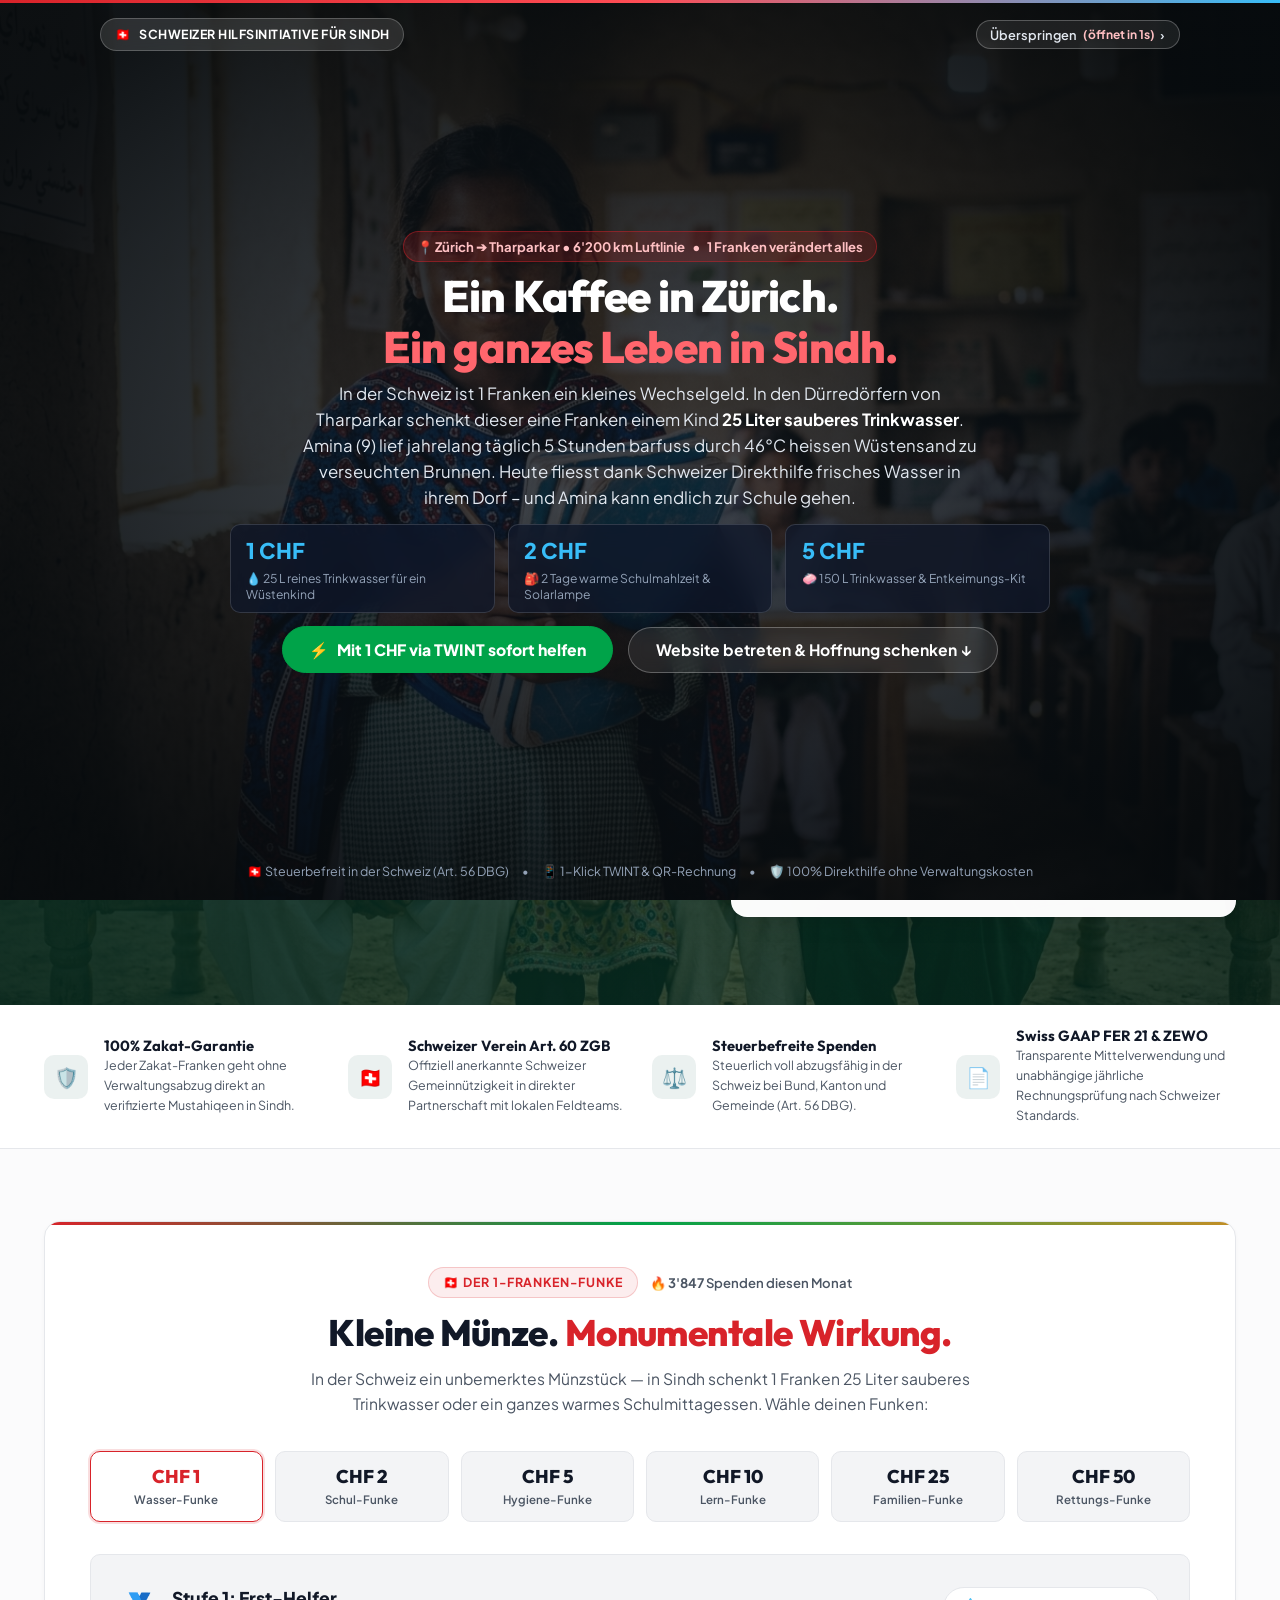
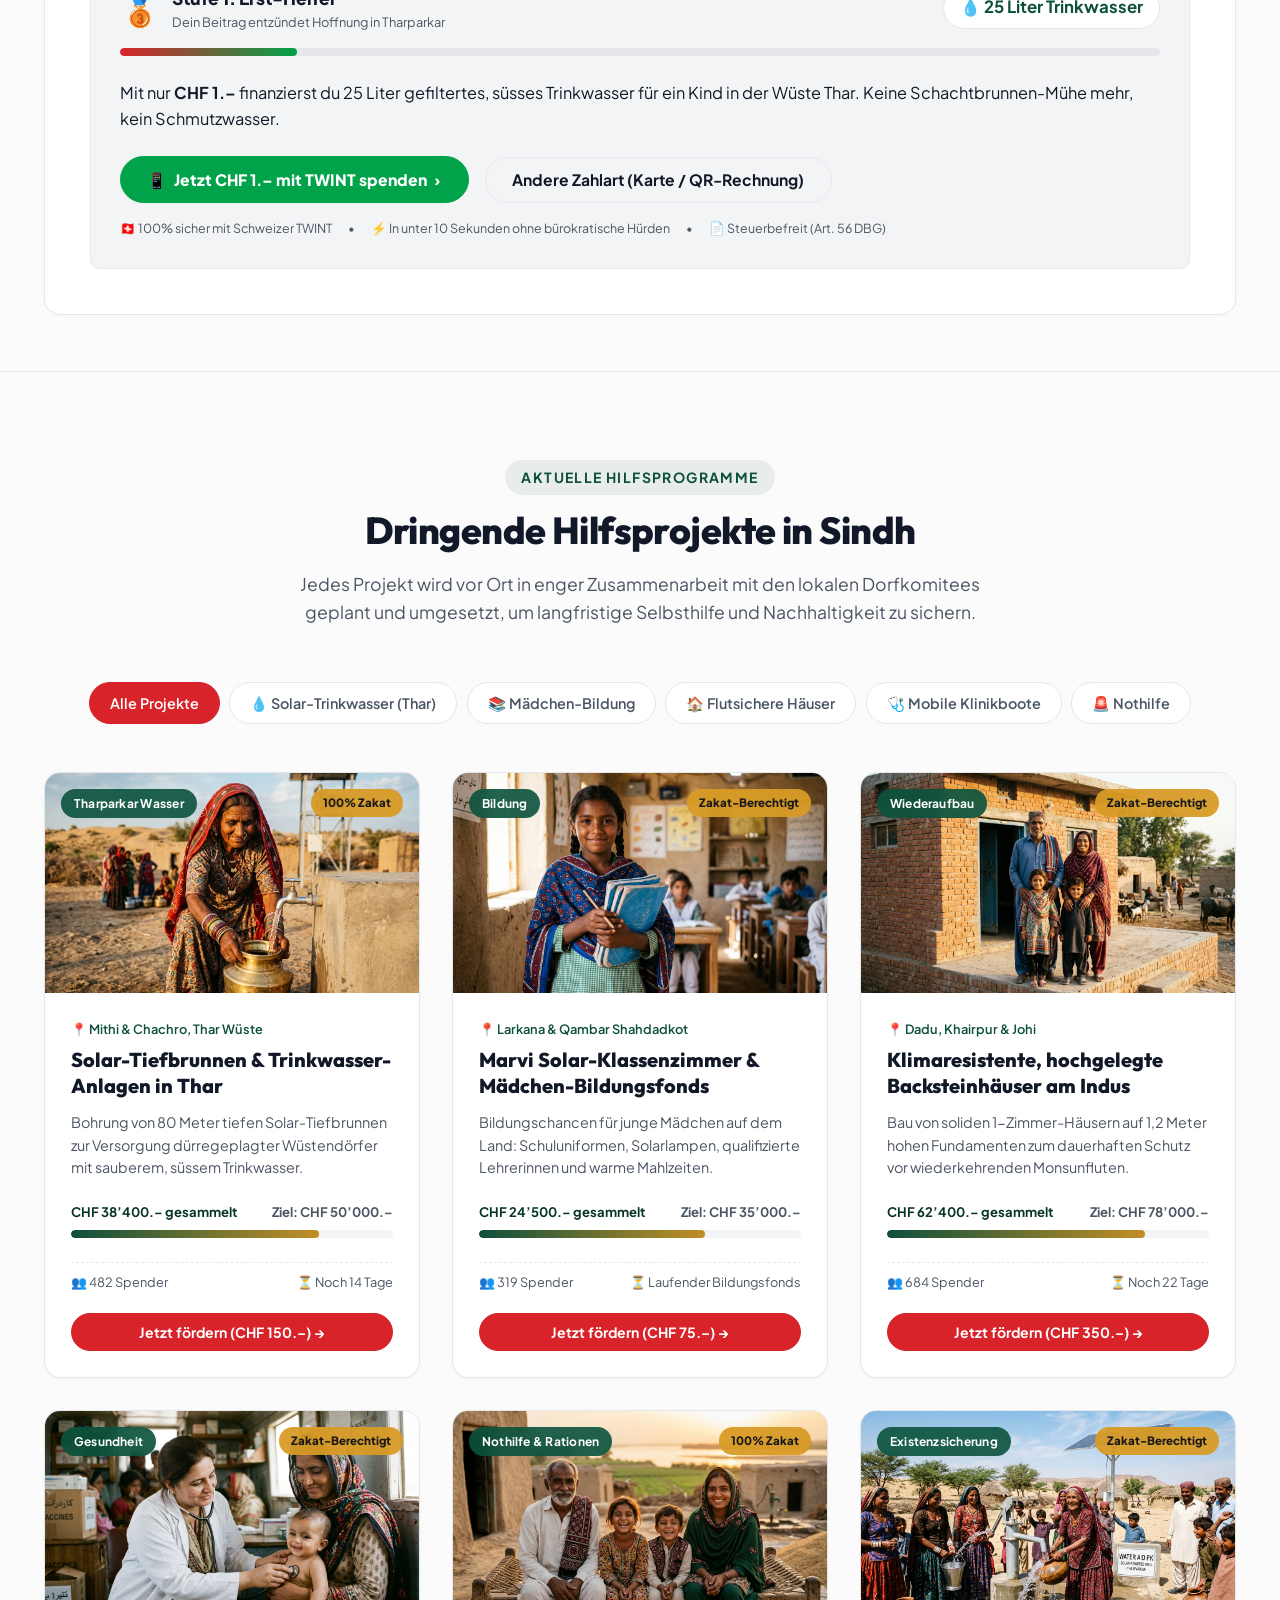
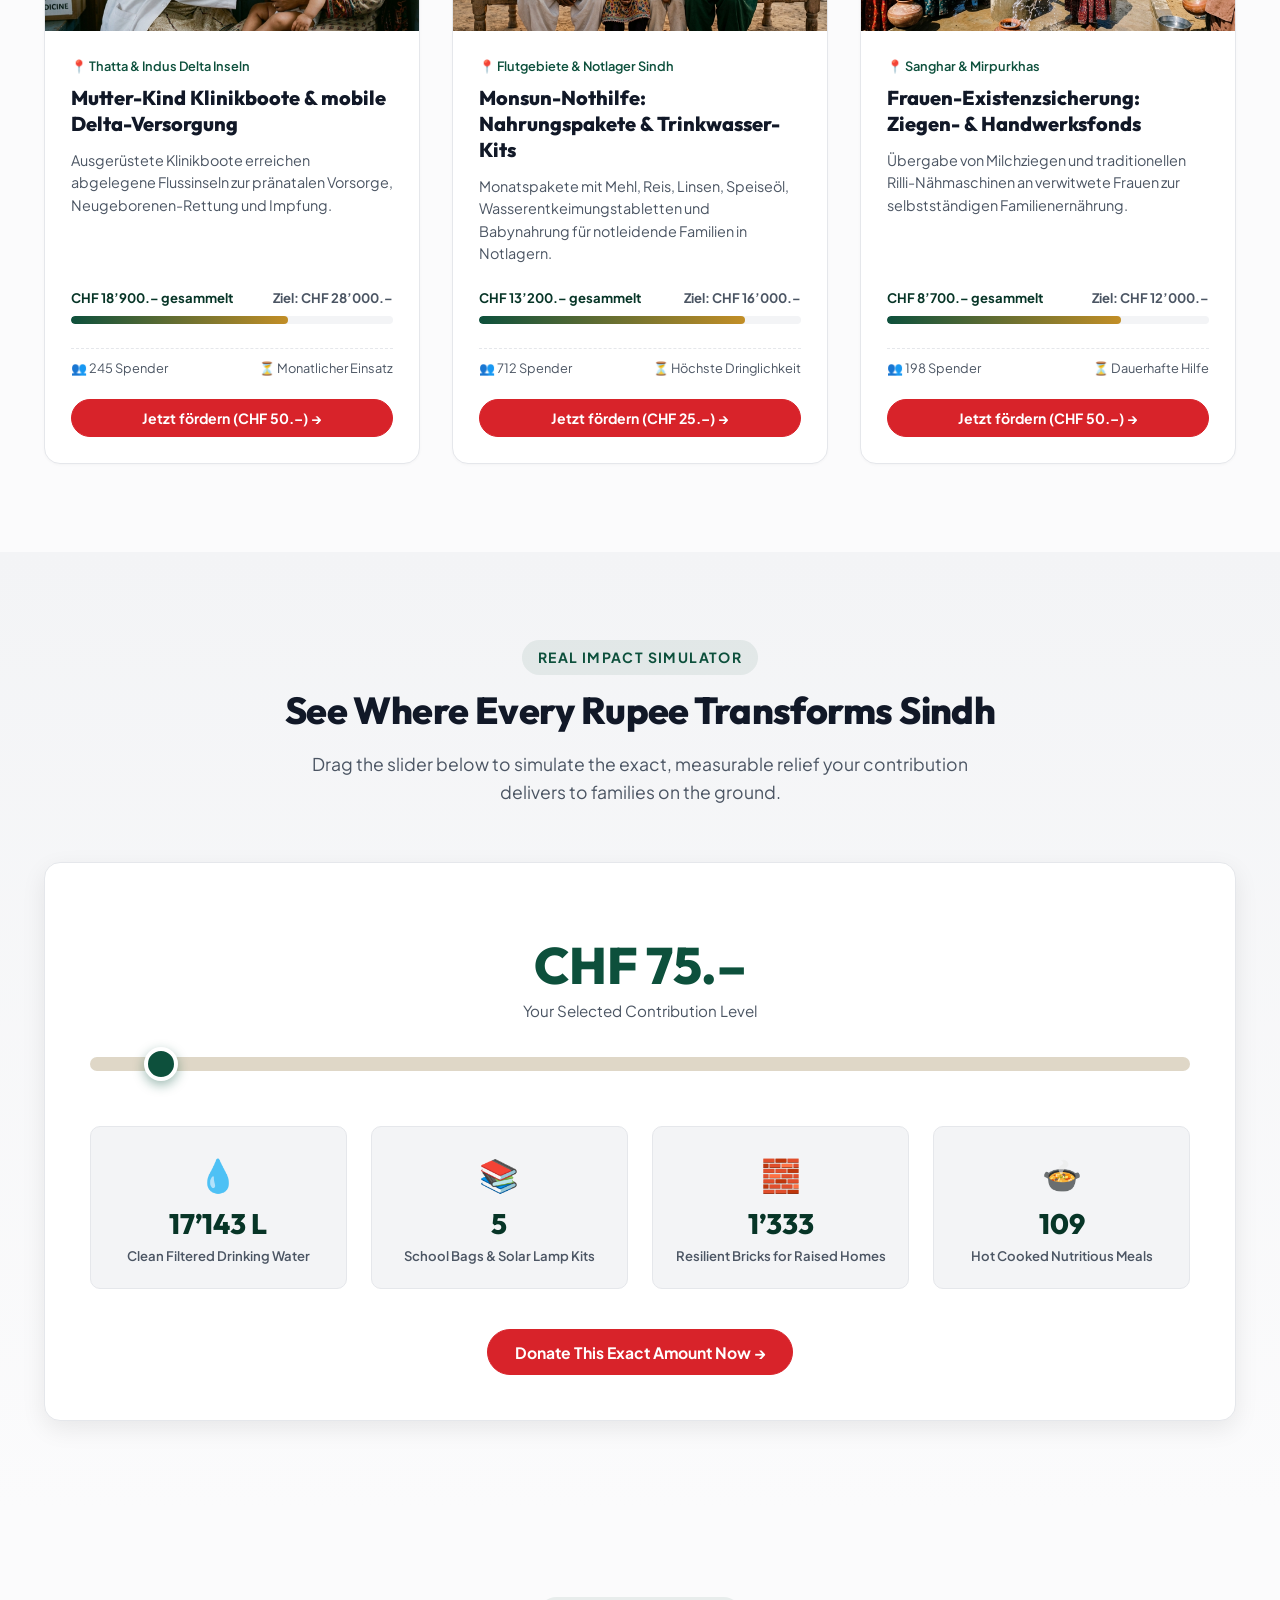
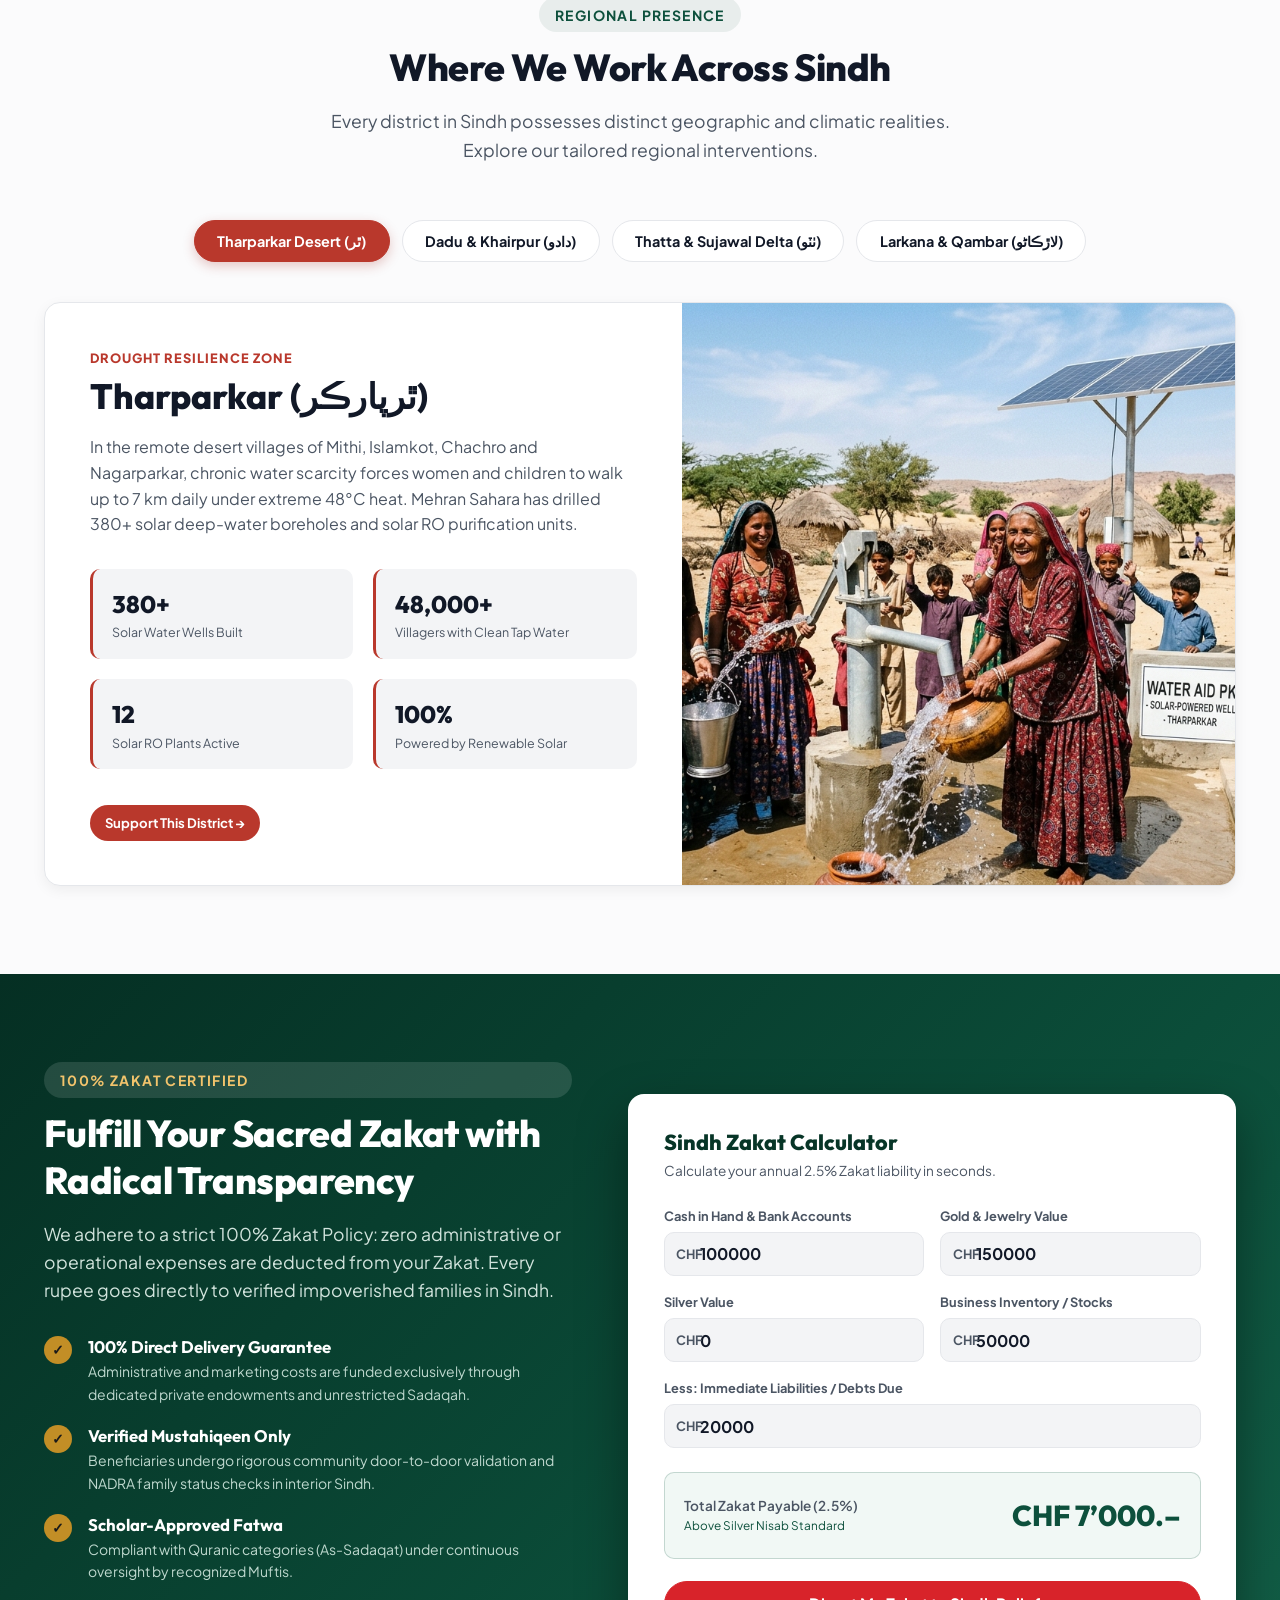
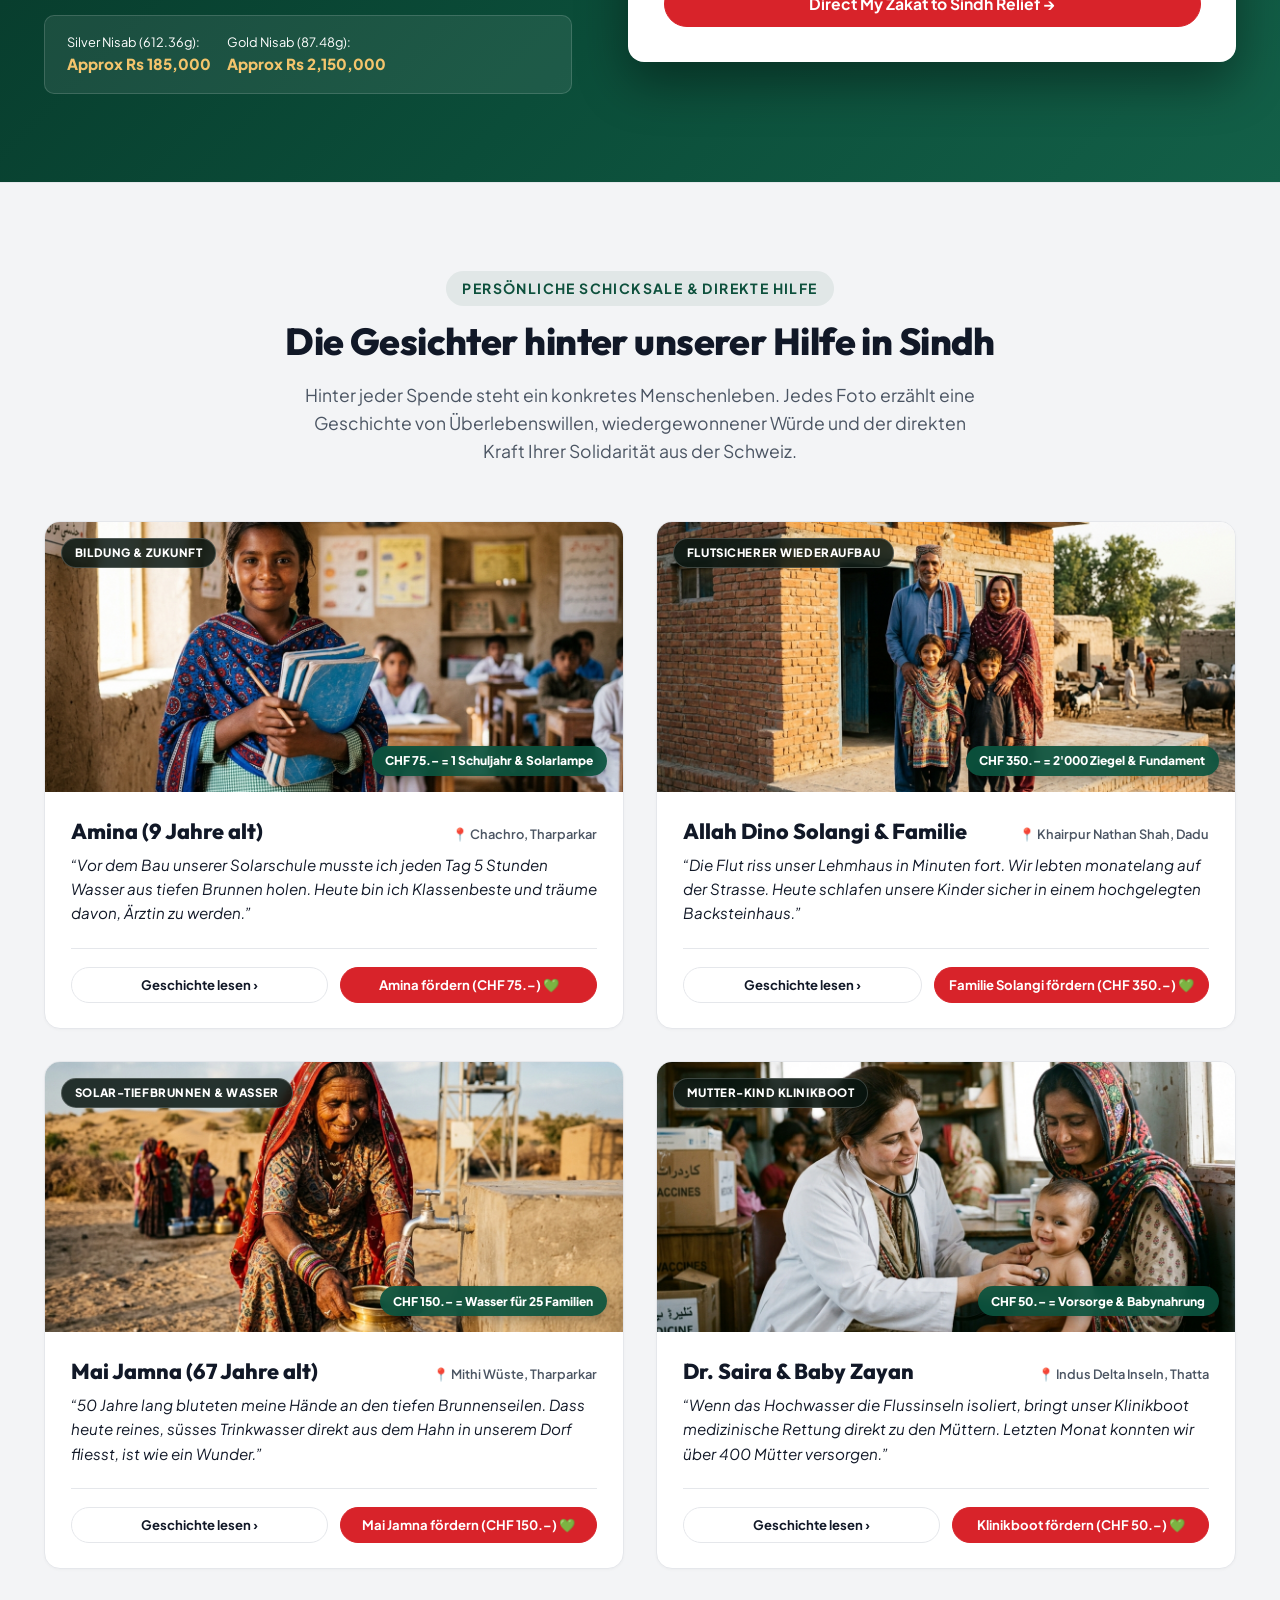
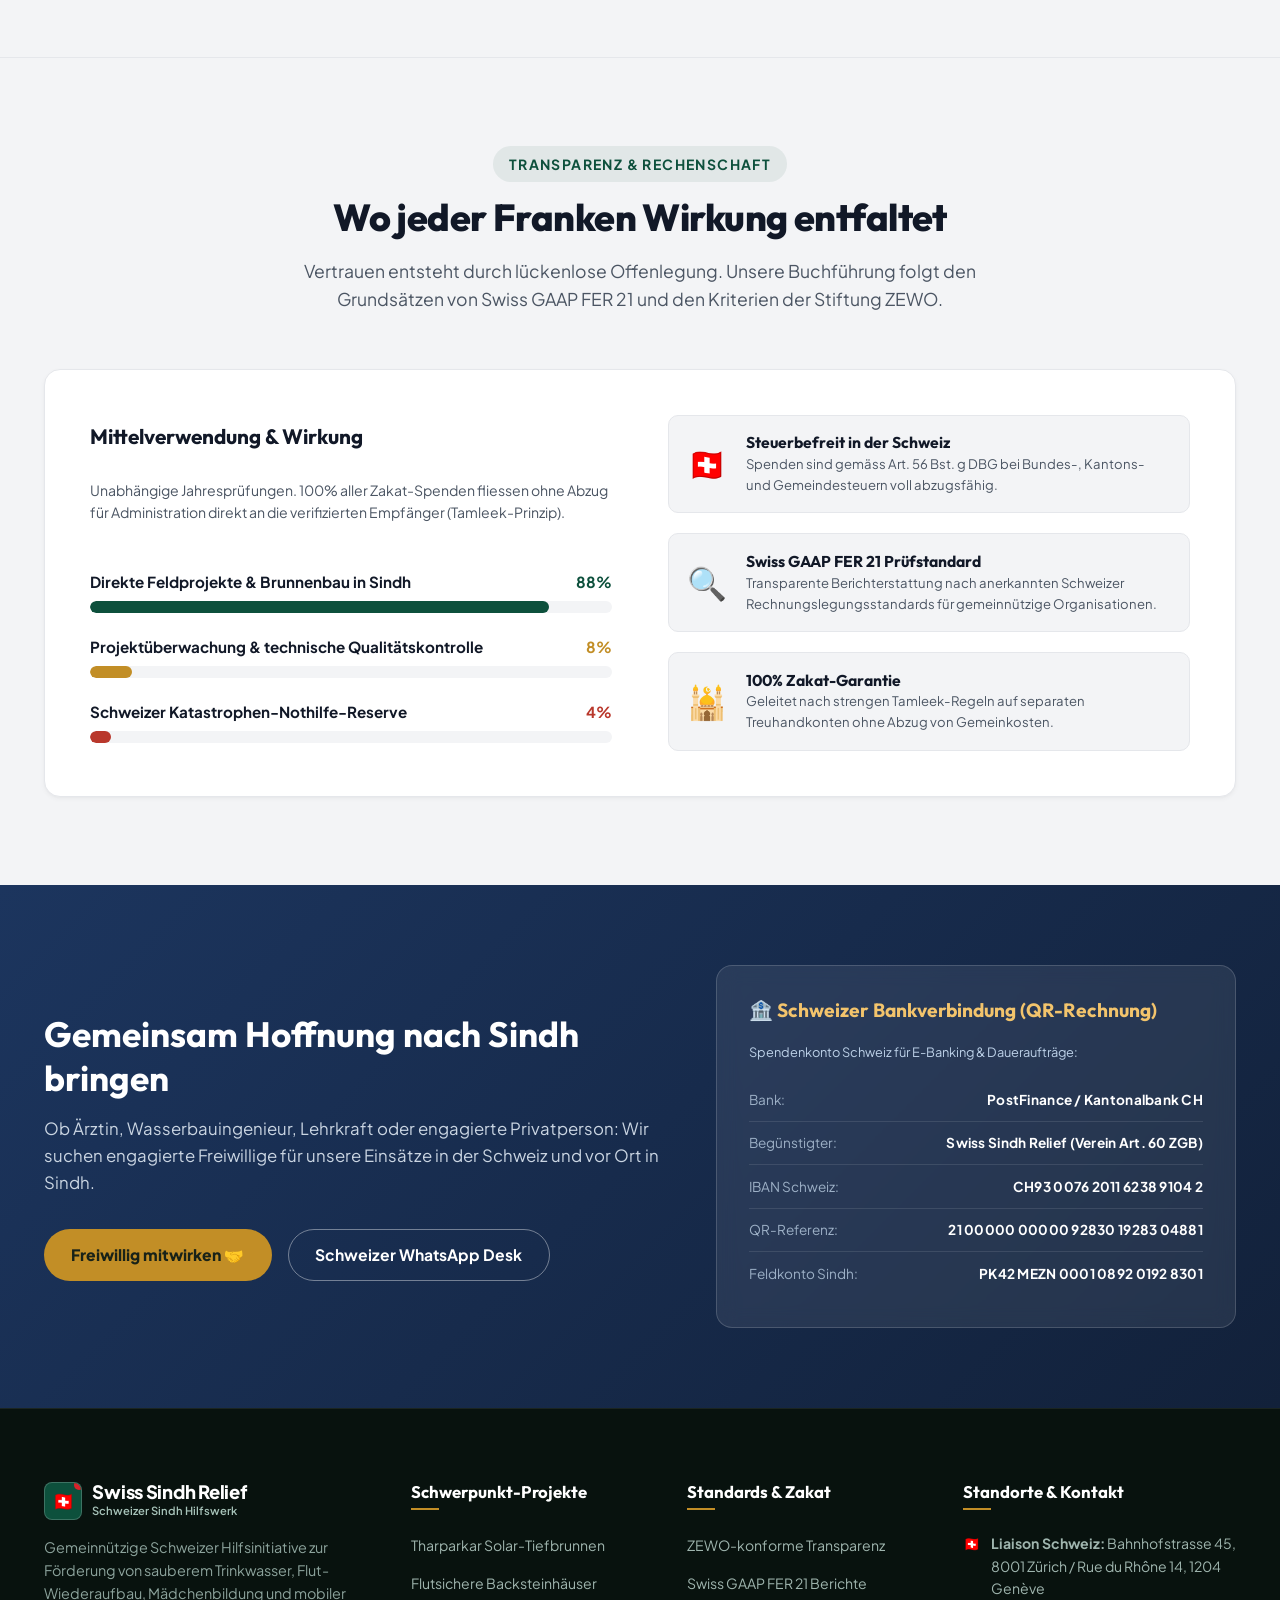
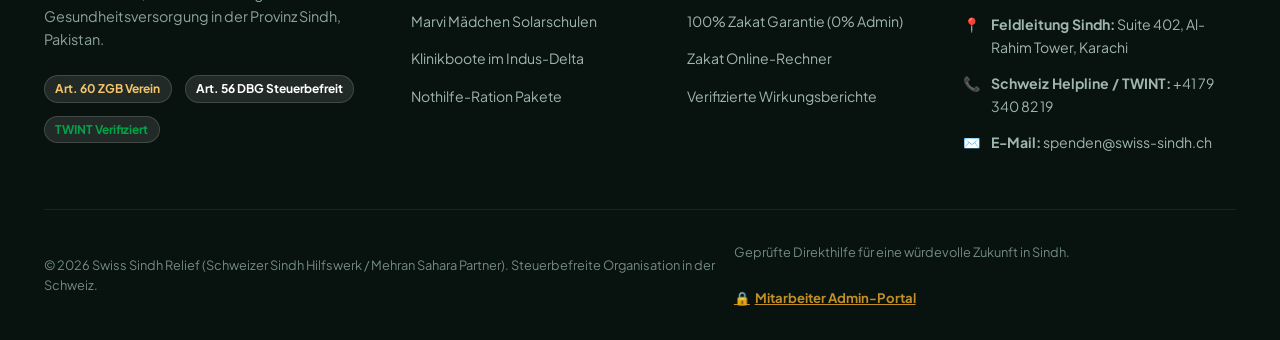
<file: index.html>
<!DOCTYPE html>
<html lang="en">
<head>
  <meta charset="UTF-8">
  <meta name="viewport" content="width=device-width, initial-scale=1.0, maximum-scale=5.0, viewport-fit=cover">
  <title>Swiss Sindh Relief | Schweizer Sindh Hilfswerk (Aid & Hope for Sindh)</title>
  <meta name="description" content="Offizielles Schweizer Hilfswerk für Sindh, Pakistan. Sauberes Trinkwasser in Tharparkar, flutsichere Häuser und Mädchen-Bildung. Steuerbefreite Spenden, ZEWO-konform & TWINT / QR-Rechnung.">
  <meta name="keywords" content="Swiss NGO, Hilfswerk Schweiz Pakistan, Sindh Fluthilfe, Spenden Schweiz, Zakat Schweiz, TWINT Spende, Tharparkar Wasser, Swiss Sindh Relief">
  <meta property="og:title" content="Swiss Sindh Relief | Schweizer Sindh Hilfswerk">
  <meta property="og:description" content="Direkte humanitäre Hilfe aus der Schweiz nach Sindh, Pakistan. 100% Direkthilfe für Trinkwasser, Bildung und Fluthilfe.">
  <meta property="og:image" content="assets/images/story-amina.jpg">
  <meta property="og:type" content="website">

  <!-- Core Stylesheets -->
  <link rel="stylesheet" href="css/style.css">
  <link rel="stylesheet" href="css/components.css">
</head>
<body>

  <!-- ==========================================================================
       Cinematic Story Prologue Curtain (Swiss First-Impression Entrance)
       ========================================================================== -->
  <div id="story-prologue-curtain" class="story-prologue-curtain" role="dialog" aria-modal="true" aria-label="Unsere Geschichte aus Sindh">
    <div class="prologue-progress-track">
      <div class="prologue-progress-bar" id="prologue-progress-bar"></div>
    </div>
    <div class="prologue-top-bar">
      <div class="prologue-flag-badge">
        <span>🇨🇭</span>
        <span class="flag-badge-text-full">Schweizer Hilfsinitiative für Sindh</span>
        <span class="flag-badge-text-mobile">Sindh-Hilfe</span>
      </div>
      <button type="button" class="prologue-skip-btn" id="prologue-skip-btn">
        <span>Überspringen</span> <span class="prologue-timer-pill" id="prologue-timer-pill">(öffnet in 4s)</span> ›
      </button>
    </div>

    <div class="prologue-center-content">
      <div class="prologue-distance-chip">
        <span>📍 Zürich ➔ Tharparkar • 6'200 km Luftlinie</span>
        <span>•</span>
        <span>1 Franken verändert alles</span>
      </div>

      <h1 class="prologue-title">
        Ein Kaffee in Zürich.<br>
        <span class="text-swiss">Ein ganzes Leben in Sindh.</span>
      </h1>

      <p class="prologue-story-text">
        In der Schweiz ist 1 Franken ein kleines Wechselgeld. In den Dürredörfern von Tharparkar schenkt dieser eine Franken einem Kind <strong>25 Liter sauberes Trinkwasser</strong>. Amina (9) lief jahrelang täglich 5 Stunden barfuss durch 46°C heissen Wüstensand zu verseuchten Brunnen. Heute fliesst dank Schweizer Direkthilfe frisches Wasser in ihrem Dorf – und Amina kann endlich zur Schule gehen.
      </p>

      <div class="prologue-stats-cards">
        <div class="prologue-stat-card">
          <div class="prologue-stat-val">1 CHF</div>
          <div class="prologue-stat-lbl">💧 25 L reines Trinkwasser für ein Wüstenkind</div>
        </div>
        <div class="prologue-stat-card">
          <div class="prologue-stat-val">2 CHF</div>
          <div class="prologue-stat-lbl">🎒 2 Tage warme Schulmahlzeit & Solarlampe</div>
        </div>
        <div class="prologue-stat-card">
          <div class="prologue-stat-val">5 CHF</div>
          <div class="prologue-stat-lbl">🧼 150 L Trinkwasser & Entkeimungs-Kit</div>
        </div>
      </div>

      <div class="prologue-actions">
        <button type="button" class="btn btn-twint-instant btn-lg" id="prologue-twint-btn" onclick="openMicroDonationModal(1)">
          <span>⚡</span> Mit 1 CHF via TWINT sofort helfen
        </button>
        <button type="button" class="btn btn-outline-white btn-lg" id="prologue-enter-btn">
          Website betreten & Hoffnung schenken ↓
        </button>
      </div>
    </div>

    <div class="prologue-trust-footer">
      <span>🇨🇭 Steuerbefreit in der Schweiz (Art. 56 DBG)</span>
      <span>•</span>
      <span>📱 1-Klick TWINT & QR-Rechnung</span>
      <span>•</span>
      <span>🛡️ 100% Direkthilfe ohne Verwaltungskosten</span>
    </div>
  </div>

  <!-- Top Emergency & Currency Bar -->
  <div class="top-bar ajrak-border-top">
    <div class="container top-bar-inner">
      <div class="emergency-ticker">
        <span class="pulse-dot"></span>
        <span class="ticker-text"><strong>🇨🇭 SCHWEIZER HILFSINITIATIVE:</strong> Direkte Fluthilfe, Solar-Trinkwasser & Mädchenbildung in Sindh — <em>100% Direkthilfe vor Ort</em></span>
      </div>
      <div class="top-bar-actions">
        <div class="currency-toggle top-bar-currency">
          <button type="button" class="curr-btn curr-chf-btn active" title="Schweizer Franken">🇨🇭 CHF (₣)</button>
          <button type="button" class="curr-btn curr-eur-btn" title="Euro">🇪🇺 EUR (€)</button>
          <button type="button" class="curr-btn curr-usd-btn" title="US Dollars">🌐 USD ($)</button>
          <button type="button" class="curr-btn curr-pkr-btn" title="Pakistani Rupees">🇵🇰 PKR (₨)</button>
        </div>
        <div style="display:flex; align-items:center; gap:0.5rem;">
          <span style="font-size:0.75rem; font-weight:700; color:var(--text-muted); opacity:0.85;">DE | FR | EN</span>
          <a href="https://wa.me/41793408219" target="_blank" class="top-contact-link">
            <span>💬 Desk: +41 79 340 82 19</span>
          </a>
        </div>
      </div>
    </div>
  </div>

  <!-- Main Navigation Header -->
  <header class="main-header">
    <div class="container nav-container">
      <a href="#" class="brand-logo">
        <div class="logo-symbol">
          <span>🇨🇭</span>
        </div>
        <div class="brand-names">
          <span class="brand-title">Swiss Sindh Relief</span>
          <span class="brand-sub">
            <span>Schweizer Hilfswerk</span>
            <span>•</span>
            <span class="ajrak-badge">Mehran Sahara</span>
          </span>
        </div>
      </a>

      <nav class="desktop-nav">
        <ul class="nav-menu">
          <li><a href="#causes" class="nav-link">Projekte</a></li>
          <li><a href="#stories" class="nav-link">Geschichten</a></li>
          <li><a href="#spark-module" class="nav-link">⚡ 1-CHF Funke</a></li>
          <li><a href="#impact" class="nav-link">Wirkungsrechner</a></li>
          <li><a href="#transparency" class="nav-link">Transparenz & ZEWO</a></li>
        </ul>
      </nav>

      <div class="nav-actions">
        <button type="button" class="btn-prologue-replay" id="prologue-replay-btn" title="Intro-Geschichte erneut ansehen">
          📖 Prolog
        </button>
        <button type="button" class="btn btn-primary btn-sm nav-btn-donate" onclick="openMicroDonationModal(1)">
          <span class="dot-live-twint"></span> ⚡ 1 CHF spenden
        </button>
        <button type="button" id="theme-toggle-btn" class="theme-toggle-btn" aria-label="Toggle Dark/Light Mode" title="Toggle theme">🌙</button>
        <button type="button" id="mobile-menu-toggle" class="mobile-toggle" aria-label="Open mobile navigation menu" aria-expanded="false">
          <span class="hamburger-box">
            <span class="hamburger-inner"></span>
          </span>
        </button>
      </div>
    </div>
  </header>

  <!-- Swiss Trust & Standards Strip -->
  <div class="swiss-trust-strip">
    <div class="container">
      <div class="swiss-trust-grid">
        <div class="swiss-trust-item"><span class="swiss-trust-icon">🇨🇭</span> <span>ZEWO-konforme Standards</span></div>
        <div class="swiss-trust-item"><span class="swiss-trust-icon">📄</span> <span>Steuerbefreit in der Schweiz (Art. 56 DBG)</span></div>
        <div class="swiss-trust-item"><span class="swiss-trust-icon">🔍</span> <span>Swiss GAAP FER 21 geprüfte Berichte</span></div>
        <div class="swiss-trust-item"><span class="swiss-trust-icon">📱</span> <span>TWINT & QR-Rechnung akzeptiert</span></div>
      </div>
    </div>
  </div>

  <!-- Mobile & Tablet Off-Canvas Navigation Drawer -->
  <div class="nav-drawer-backdrop" id="nav-drawer-backdrop"></div>
  <aside class="mobile-nav-drawer" id="mobile-nav-drawer" aria-label="Mobile Navigation Menu">
    <div class="drawer-header">
      <a href="#" class="brand-logo" onclick="closeNavDrawer()">
        <div class="logo-symbol"><span>🇨🇭</span></div>
        <div class="brand-names">
          <span class="brand-title">Swiss Sindh Relief</span>
          <span class="brand-sub">Schweiz • سنڌ سهارو</span>
        </div>
      </a>
      <button type="button" class="drawer-close-btn" id="drawer-close-btn" aria-label="Close navigation menu">✕</button>
    </div>

    <div class="drawer-currency-row">
      <span class="drawer-currency-lbl">Währung / Currency:</span>
      <div class="currency-toggle">
        <button type="button" class="curr-btn curr-chf-btn active">🇨🇭 CHF</button>
        <button type="button" class="curr-btn curr-eur-btn">🇪🇺 EUR</button>
        <button type="button" class="curr-btn curr-usd-btn">🌐 USD</button>
        <button type="button" class="curr-btn curr-pkr-btn">🇵🇰 PKR</button>
      </div>
    </div>

    <nav class="drawer-nav">
      <ul class="drawer-links">
        <li><a href="#spark-module" class="drawer-link" onclick="closeNavDrawer()"><span class="d-icon">⚡</span> <span>1-Franken-Funke (TWINT)</span> <span class="d-badge" style="background:var(--swiss-red); color:#fff;">Soforthilfe</span></a></li>
        <li><a href="#causes" class="drawer-link" onclick="closeNavDrawer()"><span class="d-icon">🌱</span> <span>Hilfsprojekte in Sindh</span> <span class="d-arrow">›</span></a></li>
        <li><a href="#stories" class="drawer-link" onclick="closeNavDrawer()"><span class="d-icon">📖</span> <span>Stimmen & Schicksale</span> <span class="d-badge" style="background:#00A349; color:#fff;">Persönlich</span></a></li>
        <li><a href="#impact" class="drawer-link" onclick="closeNavDrawer()"><span class="d-icon">🧮</span> <span>Wirkungsrechner</span> <span class="d-arrow">›</span></a></li>
        <li><a href="#transparency" class="drawer-link" onclick="closeNavDrawer()"><span class="d-icon">📊</span> <span>Finanzen & ZEWO</span> <span class="d-arrow">›</span></a></li>
      </ul>
    </nav>

    <div class="drawer-actions">
      <button type="button" class="btn btn-twint-spark btn-block btn-lg" onclick="closeNavDrawer(); openMicroDonationModal(1);">
        ⚡ 1 CHF mit TWINT spenden
      </button>
      <button type="button" class="btn btn-outline btn-block" onclick="closeNavDrawer(); document.getElementById('story-prologue-curtain').classList.remove('prologue-hidden');">
        📖 Intro-Geschichte ansehen
      </button>
      <button type="button" class="btn btn-primary btn-block" onclick="closeNavDrawer(); openDonationModal();">
        Spende anpassen (TWINT / QR)
      </button>
      <button type="button" class="btn btn-gold btn-block open-volunteer-modal-btn" onclick="closeNavDrawer();">
        Freiwillig engagieren 🤝
      </button>
    </div>

    <div class="drawer-footer">
      <a href="https://wa.me/41793408219" target="_blank" class="drawer-whatsapp-btn">
        <span>💬 Schweizer Ansprechstelle:</span>
        <strong>+41 79 340 82 19</strong>
      </a>
      <div class="drawer-reg-txt">
        <span>Verein gemäss Art. 60 ZGB (Zürich/Genf)</span> • <span>Partner: Mehran Sahara Sindh</span>
      </div>
    </div>
  </aside>

  <!-- Hero Section with Integrated Quick Donation Card -->
  <section class="hero-section">
    <div class="container hero-grid">
      <div class="hero-content">
        <div class="hero-tag">
          <span>🇨🇭 Schweizer-Pakistanische Partnerschaft</span>
          <span>•</span>
          <span>100% Direkthilfe vor Ort</span>
        </div>
        <h1 class="hero-title">
          Direkte Hoffnung und Perspektiven für Menschen in <span class="highlight">Sindh</span>
        </h1>
        <p class="hero-lead">
          Aus der Schweiz direkt zu den bedürftigsten Familien: Wir bauen solarbetriebene Tiefbrunnen in der Wüste Tharparkar, errichten flutsichere Steinhäuser entlang des Indus und schenken jungen Mädchen Bildungschancen.
        </p>

        <div style="display: flex; gap: 1rem; flex-wrap: wrap;">
          <a href="#stories" class="btn btn-gold btn-lg">Persönliche Geschichten</a>
          <button type="button" class="btn btn-outline btn-lg" onclick="openDonationModal()" style="color: #FFFFFF; border-color: rgba(255,255,255,0.4);">Spende tätigen (TWINT)</button>
        </div>

        <div class="hero-stats-row">
          <div class="stat-item">
            <div class="stat-num" id="hero-stat-aid">CHF 1.8M<span class="plus">+</span></div>
            <div class="stat-label">Direkte Feldhilfe vor Ort</div>
          </div>
          <div class="stat-item">
            <div class="stat-num">520<span class="plus">+</span></div>
            <div class="stat-label">Solarbrunnen in Tharparkar</div>
          </div>
          <div class="stat-item">
            <div class="stat-num">78'000<span class="plus">+</span></div>
            <div class="stat-label">Begünstigte Menschen in Sindh</div>
          </div>
        </div>
      </div>

      <!-- Quick Donate Card Widget -->
      <div class="hero-donate-card">
        <div class="donate-card-header">
          <div class="card-title-row">
            <h3 class="donate-card-title">Direkt nach Sindh spenden</h3>
            <span class="zakat-flag">100% Zakat Berechtigt</span>
          </div>
          <p style="font-size: 0.82rem; color: var(--text-muted);">Sicher, steuerbefreit & mit TWINT, QR-Rechnung oder Karte.</p>
        </div>

        <!-- Frequency Tabs -->
        <div class="freq-tabs">
          <button type="button" class="freq-btn hero-freq-btn active" data-freq="once">Einmalig</button>
          <button type="button" class="freq-btn hero-freq-btn" data-freq="monthly">Monatlich</button>
          <button type="button" class="freq-btn hero-freq-btn" data-freq="zakat">100% Zakat</button>
        </div>

        <!-- Preset Amount Grid -->
        <div class="amount-grid" id="hero-preset-grid">
          <!-- Populated dynamically via JS based on selected currency (CHF 25, 50, 75, 150, 350, 800) -->
        </div>

        <!-- Custom Input -->
        <div class="custom-amount-wrapper">
          <span class="currency-symbol-input curr-symbol-text">CHF</span>

          <input type="number" id="hero-custom-amount" class="custom-amount-input" placeholder="Freier Betrag (z.B. 100)" min="1">
        </div>

        <!-- Dynamic Impact Description -->
        <div class="donation-impact-box">
          <span style="font-size: 1.25rem;">✨</span>
          <span id="hero-impact-text">Provides emergency food rations & clean drinking water for 1 rural household for a month.</span>
        </div>

        <button type="button" id="hero-submit-donate-btn" class="btn btn-accent btn-lg btn-block">
          Proceed to Secure Donation →
        </button>

        <div class="donate-guarantee">
          <div class="guarantee-item">
            <span>🔒</span> 256-Bit SSL Encrypted
          </div>
          <span>•</span>
          <div class="guarantee-item">
            <span>🧾</span> Direkte Spendenbescheinigung
          </div>
          <span>•</span>
          <div class="guarantee-item">
            <span>🇨🇭</span> TWINT / QR-Rechnung / Karten
          </div>
        </div>
      </div>
    </div>
  </section>

  <!-- Trust & Governance Strip -->
  <section class="trust-strip">
    <div class="container trust-grid">
      <div class="trust-card">
        <div class="trust-icon-wrap">🛡️</div>
        <div class="trust-text">
          <h4>100% Zakat-Garantie</h4>
          <p>Jeder Zakat-Franken geht ohne Verwaltungsabzug direkt an verifizierte Mustahiqeen in Sindh.</p>
        </div>
      </div>

      <div class="trust-card">
        <div class="trust-icon-wrap">🇨🇭</div>
        <div class="trust-text">
          <h4>Schweizer Verein Art. 60 ZGB</h4>
          <p>Offiziell anerkannte Schweizer Gemeinnützigkeit in direkter Partnerschaft mit lokalen Feldteams.</p>
        </div>
      </div>

      <div class="trust-card">
        <div class="trust-icon-wrap">⚖️</div>
        <div class="trust-text">
          <h4>Steuerbefreite Spenden</h4>
          <p>Steuerlich voll abzugsfähig in der Schweiz bei Bund, Kanton und Gemeinde (Art. 56 DBG).</p>
        </div>
      </div>

      <div class="trust-card">
        <div class="trust-icon-wrap">📄</div>
        <div class="trust-text">
          <h4>Swiss GAAP FER 21 & ZEWO</h4>
          <p>Transparente Mittelverwendung und unabhängige jährliche Rechnungsprüfung nach Schweizer Standards.</p>
        </div>
      </div>
    </div>
  </section>

  <!-- ==========================================================================
       Gamified 1-CHF Swiss Impact Spark Module
       ========================================================================== -->
  <section class="spark-section" id="spark-module">
    <div class="container">
      <div class="spark-container">
        <div class="spark-header">
          <div class="spark-tag-row">
            <span class="spark-badge">🇨🇭 Der 1-Franken-Funke</span>
            <span class="spark-counter-live">🔥 <strong id="spark-donor-count">3'847</strong> Spenden diesen Monat</span>
          </div>
          <h2 class="spark-title">Kleine Münze. <span class="highlight-red">Monumentale Wirkung.</span></h2>
          <p class="spark-subtitle">
            In der Schweiz ein unbemerktes Münzstück — in Sindh schenkt 1 Franken 25 Liter sauberes Trinkwasser oder ein ganzes warmes Schulmittagessen. Wähle deinen Funken:
          </p>
        </div>

        <!-- Stepped Amounts Grid -->
        <div class="spark-tiers-nav" id="spark-tiers-container">
          <button type="button" class="spark-tier-btn active" data-amount="1" data-level="1">
            <div class="tier-amount-wrap"><span class="curr-symbol-text">CHF</span> 1</div>
            <div class="tier-label">Wasser-Funke</div>
          </button>
          <button type="button" class="spark-tier-btn" data-amount="2" data-level="2">
            <div class="tier-amount-wrap"><span class="curr-symbol-text">CHF</span> 2</div>
            <div class="tier-label">Schul-Funke</div>
          </button>
          <button type="button" class="spark-tier-btn" data-amount="5" data-level="3">
            <div class="tier-amount-wrap"><span class="curr-symbol-text">CHF</span> 5</div>
            <div class="tier-label">Hygiene-Funke</div>
          </button>
          <button type="button" class="spark-tier-btn" data-amount="10" data-level="4">
            <div class="tier-amount-wrap"><span class="curr-symbol-text">CHF</span> 10</div>
            <div class="tier-label">Lern-Funke</div>
          </button>
          <button type="button" class="spark-tier-btn" data-amount="25" data-level="5">
            <div class="tier-amount-wrap"><span class="curr-symbol-text">CHF</span> 25</div>
            <div class="tier-label">Familien-Funke</div>
          </button>
          <button type="button" class="spark-tier-btn" data-amount="50" data-level="6">
            <div class="tier-amount-wrap"><span class="curr-symbol-text">CHF</span> 50</div>
            <div class="tier-label">Rettungs-Funke</div>
          </button>
        </div>

        <!-- Live Impact Card -->
        <div class="spark-live-card">
          <div class="spark-progress-header">
            <div class="spark-status">
              <span class="spark-level-icon" id="spark-badge-icon">🥉</span>
              <div>
                <div class="spark-level-name" id="spark-level-title">Stufe 1: Erst-Helfer</div>
                <div class="spark-level-sub" id="spark-level-sub">Dein Beitrag entzündet Hoffnung in Tharparkar</div>
              </div>
            </div>
            <div class="spark-impact-stat" id="spark-stat-highlight">
              💧 <strong>25 Liter Trinkwasser</strong>
            </div>
          </div>

          <div class="spark-bar-track">
            <div class="spark-bar-fill" id="spark-progress-fill" style="width: 16.6%;"></div>
          </div>

          <div class="spark-story-preview">
            <p id="spark-impact-desc">
              Mit nur <strong>CHF 1.–</strong> finanzierst du 25 Liter gefiltertes, süsses Trinkwasser für ein Kind in der Wüste Thar. Keine Schachtbrunnen-Mühe mehr, kein Schmutzwasser.
            </p>
          </div>

          <div class="spark-actions-row">
            <button type="button" class="btn btn-twint-spark btn-lg" id="spark-twint-action-btn" onclick="openMicroDonationModal(1)">
              <span>📱</span>
              <span id="spark-btn-label">Jetzt 1 CHF mit TWINT spenden</span>
              <span style="font-weight: 800;">›</span>
            </button>
            <button type="button" class="btn btn-outline btn-lg" id="spark-card-action-btn" onclick="openDonationModal({amount: 1, cause: '1-Franken Trinkwasser- & Soforthilfefonds'})">
              Andere Zahlart (Karte / QR-Rechnung)
            </button>
          </div>

          <div class="spark-trust-row">
            <span>🇨🇭 100% sicher mit Schweizer TWINT</span>
            <span>•</span>
            <span>⚡ In unter 10 Sekunden ohne bürokratische Hürden</span>
            <span>•</span>
            <span>📄 Steuerbefreit (Art. 56 DBG)</span>
          </div>
        </div>
      </div>
    </div>
  </section>

  <!-- Active Causes & Campaigns -->
  <section class="causes-section" id="causes">
    <div class="container">
      <div class="section-header">
        <span class="section-subtitle">Aktuelle Hilfsprogramme</span>
        <h2 class="section-title">Dringende Hilfsprojekte in Sindh</h2>
        <p class="section-desc">
          Jedes Projekt wird vor Ort in enger Zusammenarbeit mit den lokalen Dorfkomitees geplant und umgesetzt, um langfristige Selbsthilfe und Nachhaltigkeit zu sichern.
        </p>
      </div>

      <!-- Filter Bar -->
      <div class="filter-bar">
        <button type="button" class="filter-pill active" data-filter="all">Alle Projekte</button>
        <button type="button" class="filter-pill" data-filter="water">💧 Solar-Trinkwasser (Thar)</button>
        <button type="button" class="filter-pill" data-filter="education">📚 Mädchen-Bildung</button>
        <button type="button" class="filter-pill" data-filter="flood">🏠 Flutsichere Häuser</button>
        <button type="button" class="filter-pill" data-filter="health">🩺 Mobile Klinikboote</button>
        <button type="button" class="filter-pill" data-filter="emergency">🚨 Nothilfe</button>
      </div>

      <!-- Campaign Cards Grid -->
      <div class="campaigns-grid">
        <!-- Campaign 1: Thar Water -->
        <div class="campaign-card" data-category="water" data-base-goal-chf="50000" data-base-raised-chf="38400" data-base-default-chf="150">
          <div class="campaign-img-wrap">
            <img src="assets/images/story-mai-jamna.jpg" alt="Solar Powered Clean Water Wells in Tharparkar Sindh" loading="lazy">
            <span class="campaign-category-badge">Tharparkar Wasser</span>
            <span class="campaign-zakat-pill">100% Zakat</span>
          </div>
          <div class="campaign-body">
            <div class="campaign-location">📍 Mithi & Chachro, Thar Wüste</div>
            <h3 class="campaign-title">Solar-Tiefbrunnen & Trinkwasser-Anlagen in Thar</h3>
            <p class="campaign-desc">
              Bohrung von 80 Meter tiefen Solar-Tiefbrunnen zur Versorgung dürregeplagter Wüstendörfer mit sauberem, süssem Trinkwasser.
            </p>

            <div class="campaign-progress-block">
              <div class="progress-labels">
                <span class="raised-val">CHF 38'400.– gesammelt</span>
                <span class="goal-val">Ziel: CHF 50'000.–</span>
              </div>
              <div class="progress-track">
                <div class="progress-bar-fill" style="width: 76.8%;"></div>
              </div>
            </div>

            <div class="campaign-meta-row">
              <span>👥 482 Spender</span>
              <span>⏳ Noch 14 Tage</span>
            </div>

            <button type="button" class="btn btn-primary btn-block btn-donate-campaign" data-cause="Tharparkar Solar Deep Wells" data-default-chf="150">
              Solarbrunnen unterstützen (CHF 150.–) →
            </button>
          </div>
        </div>

        <!-- Campaign 2: Education -->
        <div class="campaign-card" data-category="education" data-base-goal-chf="35000" data-base-raised-chf="24500" data-base-default-chf="75">
          <div class="campaign-img-wrap">
            <img src="assets/images/story-amina.jpg" alt="Rural Girls Education in interior Sindh" loading="lazy">
            <span class="campaign-category-badge">Bildung</span>
            <span class="campaign-zakat-pill">Zakat-Berechtigt</span>
          </div>
          <div class="campaign-body">
            <div class="campaign-location">📍 Larkana & Qambar Shahdadkot</div>
            <h3 class="campaign-title">Marvi Solar-Klassenzimmer & Mädchen-Bildungsfonds</h3>
            <p class="campaign-desc">
              Bildungschancen für junge Mädchen auf dem Land: Schuluniformen, Solarlampen, qualifizierte Lehrerinnen und warme Mahlzeiten.
            </p>

            <div class="campaign-progress-block">
              <div class="progress-labels">
                <span class="raised-val">CHF 24'500.– gesammelt</span>
                <span class="goal-val">Ziel: CHF 35'000.–</span>
              </div>
              <div class="progress-track">
                <div class="progress-bar-fill" style="width: 70%;"></div>
              </div>
            </div>

            <div class="campaign-meta-row">
              <span>👥 319 Spender</span>
              <span>⏳ Laufender Bildungsfonds</span>
            </div>

            <button type="button" class="btn btn-primary btn-block btn-donate-campaign" data-cause="Marvi Girls Solar Education" data-default-chf="75">
              Schulplatz schenken (CHF 75.–) →
            </button>
          </div>
        </div>

        <!-- Campaign 3: Flood Homes -->
        <div class="campaign-card" data-category="flood" data-base-goal-chf="78000" data-base-raised-chf="62400" data-base-default-chf="350">
          <div class="campaign-img-wrap">
            <img src="assets/images/story-allah-dino.jpg" alt="Flood Resilient Raised Brick Shelters in Sindh" loading="lazy">
            <span class="campaign-category-badge">Wiederaufbau</span>
            <span class="campaign-zakat-pill">Zakat-Berechtigt</span>
          </div>
          <div class="campaign-body">
            <div class="campaign-location">📍 Dadu, Khairpur & Johi</div>
            <h3 class="campaign-title">Klimaresistente, hochgelegte Backsteinhäuser am Indus</h3>
            <p class="campaign-desc">
              Bau von soliden 1-Zimmer-Häusern auf 1,2 Meter hohen Fundamenten zum dauerhaften Schutz vor wiederkehrenden Monsunfluten.
            </p>

            <div class="campaign-progress-block">
              <div class="progress-labels">
                <span class="raised-val">CHF 62'400.– gesammelt</span>
                <span class="goal-val">Ziel: CHF 78'000.–</span>
              </div>
              <div class="progress-track">
                <div class="progress-bar-fill" style="width: 80%;"></div>
              </div>
            </div>

            <div class="campaign-meta-row">
              <span>👥 684 Spender</span>
              <span>⏳ Noch 22 Tage</span>
            </div>

            <button type="button" class="btn btn-primary btn-block btn-donate-campaign" data-cause="Flood Resilient Brick Housing" data-default-chf="350">
              Familienheim aufbauen (CHF 350.–) →
            </button>
          </div>
        </div>

        <!-- Campaign 4: Healthcare -->
        <div class="campaign-card" data-category="health" data-base-goal-chf="28000" data-base-raised-chf="18900" data-base-default-chf="50">
          <div class="campaign-img-wrap">
            <img src="assets/images/story-dr-saira.jpg" alt="Mobile Mother and Child Healthcare clinic in Coastal Sindh" loading="lazy">
            <span class="campaign-category-badge">Gesundheit</span>
            <span class="campaign-zakat-pill">Zakat-Berechtigt</span>
          </div>
          <div class="campaign-body">
            <div class="campaign-location">📍 Thatta & Indus Delta Inseln</div>
            <h3 class="campaign-title">Mutter-Kind Klinikboote & mobile Delta-Versorgung</h3>
            <p class="campaign-desc">
              Ausgerüstete Klinikboote erreichen abgelegene Flussinseln zur pränatalen Vorsorge, Neugeborenen-Rettung und Impfung.
            </p>

            <div class="campaign-progress-block">
              <div class="progress-labels">
                <span class="raised-val">CHF 18'900.– gesammelt</span>
                <span class="goal-val">Ziel: CHF 28'000.–</span>
              </div>
              <div class="progress-track">
                <div class="progress-bar-fill" style="width: 67.5%;"></div>
              </div>
            </div>

            <div class="campaign-meta-row">
              <span>👥 245 Spender</span>
              <span>⏳ Monatlicher Einsatz</span>
            </div>

            <button type="button" class="btn btn-primary btn-block btn-donate-campaign" data-cause="Mobile Coastal Healthcare Units" data-default-chf="50">
              Klinikboot fördern (CHF 50.–) →
            </button>
          </div>
        </div>

        <!-- Campaign 5: Emergency Rations -->
        <div class="campaign-card" data-category="emergency" data-base-goal-chf="16000" data-base-raised-chf="13200" data-base-default-chf="25">
          <div class="campaign-img-wrap">
            <img src="assets/images/hero.jpg" alt="Emergency Rations and Food Relief for Sindh" loading="lazy">
            <span class="campaign-category-badge">Nothilfe & Rationen</span>
            <span class="campaign-zakat-pill">100% Zakat</span>
          </div>
          <div class="campaign-body">
            <div class="campaign-location">📍 Flutgebiete & Notlager Sindh</div>
            <h3 class="campaign-title">Monsun-Nothilfe: Nahrungspakete & Trinkwasser-Kits</h3>
            <p class="campaign-desc">
              Monatspakete mit Mehl, Reis, Linsen, Speiseöl, Wasserentkeimungstabletten und Babynahrung für notleidende Familien in Notlagern.
            </p>

            <div class="campaign-progress-block">
              <div class="progress-labels">
                <span class="raised-val">CHF 13'200.– gesammelt</span>
                <span class="goal-val">Ziel: CHF 16'000.–</span>
              </div>
              <div class="progress-track">
                <div class="progress-bar-fill" style="width: 82.5%;"></div>
              </div>
            </div>

            <div class="campaign-meta-row">
              <span>👥 712 Spender</span>
              <span>⏳ Höchste Dringlichkeit</span>
            </div>

            <button type="button" class="btn btn-primary btn-block btn-donate-campaign" data-cause="Monsoon Emergency Rations Drive" data-default-chf="25">
              Nahrungspaket bereitstellen (CHF 25.–) →
            </button>
          </div>
        </div>

        <!-- Campaign 6: Livelihood -->
        <div class="campaign-card" data-category="flood" data-base-goal-chf="12000" data-base-raised-chf="8700" data-base-default-chf="50">
          <div class="campaign-img-wrap">
            <img src="assets/images/thar-water.jpg" alt="Sindhi Women Artisan Micro-Livelihood & Goat Units" loading="lazy">
            <span class="campaign-category-badge">Existenzsicherung</span>
            <span class="campaign-zakat-pill">Zakat-Berechtigt</span>
          </div>
          <div class="campaign-body">
            <div class="campaign-location">📍 Sanghar & Mirpurkhas</div>
            <h3 class="campaign-title">Frauen-Existenzsicherung: Ziegen- & Handwerksfonds</h3>
            <p class="campaign-desc">
              Übergabe von Milchziegen und traditionellen Rilli-Nähmaschinen an verwitwete Frauen zur selbstständigen Familienernährung.
            </p>

            <div class="campaign-progress-block">
              <div class="progress-labels">
                <span class="raised-val">CHF 8'700.– gesammelt</span>
                <span class="goal-val">Ziel: CHF 12'000.–</span>
              </div>
              <div class="progress-track">
                <div class="progress-bar-fill" style="width: 72.5%;"></div>
              </div>
            </div>

            <div class="campaign-meta-row">
              <span>👥 198 Spender</span>
              <span>⏳ Dauerhafte Hilfe</span>
            </div>

            <button type="button" class="btn btn-primary btn-block btn-donate-campaign" data-cause="Sindh Women Micro-Livelihood" data-default-chf="50">
              Nutztier-Einheit spenden (CHF 50.–) →
            </button>
          </div>
        </div>
      </div>
    </div>
  </section>

  <!-- Interactive Impact Simulator Section -->
  <section class="simulator-section" id="impact">
    <div class="container">
      <div class="section-header">
        <span class="section-subtitle">Real Impact Simulator</span>
        <h2 class="section-title">See Where Every Rupee Transforms Sindh</h2>
        <p class="section-desc">
          Drag the slider below to simulate the exact, measurable relief your contribution delivers to families on the ground.
        </p>
      </div>

      <div class="simulator-card">
        <div class="slider-container">
          <div class="slider-amount-display" id="simulator-display-val">₨ 15,000</div>
          <p class="slider-sub">Your Selected Contribution Level</p>
          <input type="range" class="range-slider" id="impact-range-slider" min="2000" max="250000" step="1000" value="15000">
        </div>

        <div class="outcomes-grid">
          <div class="outcome-box">
            <div class="outcome-icon">💧</div>
            <div class="outcome-val" id="outcome-water-liters">10,714 L</div>
            <div class="outcome-label">Clean Filtered Drinking Water</div>
          </div>

          <div class="outcome-box">
            <div class="outcome-icon">📚</div>
            <div class="outcome-val" id="outcome-school-kits">3</div>
            <div class="outcome-label">School Bags & Solar Lamp Kits</div>
          </div>

          <div class="outcome-box">
            <div class="outcome-icon">🧱</div>
            <div class="outcome-val" id="outcome-bricks">833</div>
            <div class="outcome-label">Resilient Bricks for Raised Homes</div>
          </div>

          <div class="outcome-box">
            <div class="outcome-icon">🍲</div>
            <div class="outcome-val" id="outcome-meals">68</div>
            <div class="outcome-label">Hot Cooked Nutritious Meals</div>
          </div>
        </div>

        <div style="text-align: center;">
          <button type="button" id="simulator-donate-btn" class="btn btn-primary btn-lg">
            Donate This Exact Amount Now →
          </button>
        </div>
      </div>
    </div>
  </section>

  <!-- Interactive Sindh District Showcase -->
  <section class="district-section" id="districts">
    <div class="container">
      <div class="section-header">
        <span class="section-subtitle">Regional Presence</span>
        <h2 class="section-title">Where We Work Across Sindh</h2>
        <p class="section-desc">
          Every district in Sindh possesses distinct geographic and climatic realities. Explore our tailored regional interventions.
        </p>
      </div>

      <div class="district-selector-bar">
        <button type="button" class="district-pill active" data-district="tharparkar">Tharparkar Desert (ٿر)</button>
        <button type="button" class="district-pill" data-district="dadu">Dadu & Khairpur (دادو)</button>
        <button type="button" class="district-pill" data-district="thatta">Thatta & Sujawal Delta (ٺٽو)</button>
        <button type="button" class="district-pill" data-district="larkana">Larkana & Qambar (لاڙڪاڻو)</button>
      </div>

      <div class="district-detail-card" id="district-card-container">
        <div class="district-info-pane">
          <span class="district-badge" id="district-badge">Drought Resilience Zone</span>
          <h3 class="district-name" id="district-title">Tharparkar (ٿرپارڪر)</h3>
          <p class="district-overview" id="district-overview">
            In the remote desert villages of Mithi, Islamkot, Chachro and Nagarparkar, chronic water scarcity forces women and children to walk up to 7 km daily under extreme 48°C heat. Mehran Sahara has drilled 380+ solar deep-water boreholes and solar RO purification units.
          </p>

          <div class="district-stats-grid" id="district-stats-grid">
            <div class="d-stat-box">
              <div class="d-stat-num">380+</div>
              <div class="d-stat-lbl">Solar Water Wells Built</div>
            </div>
            <div class="d-stat-box">
              <div class="d-stat-num">48,000+</div>
              <div class="d-stat-lbl">Villagers with Clean Tap Water</div>
            </div>
            <div class="d-stat-box">
              <div class="d-stat-num">12</div>
              <div class="d-stat-lbl">Solar RO Plants Active</div>
            </div>
            <div class="d-stat-box">
              <div class="d-stat-num">100%</div>
              <div class="d-stat-lbl">Powered by Renewable Solar</div>
            </div>
          </div>

          <button type="button" class="btn btn-accent btn-sm" style="width: fit-content;" onclick="openDonationModal({cause: 'Tharparkar Water Wells'})">
            Support This District →
          </button>
        </div>

        <div class="district-img-pane">
          <img src="assets/images/thar-water.jpg" alt="Sindh District Focus" id="district-img">
        </div>
      </div>
    </div>
  </section>

  <!-- Interactive Sindh Zakat Portal -->
  <section class="zakat-section" id="zakat">
    <div class="container">
      <div class="zakat-grid">
        <div class="zakat-info-col">
          <span class="section-subtitle">100% Zakat Certified</span>
          <h2 class="section-title">Fulfill Your Sacred Zakat with Radical Transparency</h2>
          <p class="section-desc">
            We adhere to a strict 100% Zakat Policy: zero administrative or operational expenses are deducted from your Zakat. Every rupee goes directly to verified impoverished families in Sindh.
          </p>

          <ul class="zakat-feature-list">
            <li class="zakat-feature-item">
              <div class="z-check-icon">✓</div>
              <div class="z-feature-text">
                <h4>100% Direct Delivery Guarantee</h4>
                <p>Administrative and marketing costs are funded exclusively through dedicated private endowments and unrestricted Sadaqah.</p>
              </div>
            </li>

            <li class="zakat-feature-item">
              <div class="z-check-icon">✓</div>
              <div class="z-feature-text">
                <h4>Verified Mustahiqeen Only</h4>
                <p>Beneficiaries undergo rigorous community door-to-door validation and NADRA family status checks in interior Sindh.</p>
              </div>
            </li>

            <li class="zakat-feature-item">
              <div class="z-check-icon">✓</div>
              <div class="z-feature-text">
                <h4>Scholar-Approved Fatwa</h4>
                <p>Compliant with Quranic categories (As-Sadaqat) under continuous oversight by recognized Muftis.</p>
              </div>
            </li>
          </ul>

          <div class="nisab-badge-row">
            <div class="nisab-item">
              <span>Silver Nisab (612.36g):</span>
              <span class="nisab-val">Approx ₨ 185,000</span>
            </div>
            <div class="nisab-item">
              <span>Gold Nisab (87.48g):</span>
              <span class="nisab-val">Approx ₨ 2,150,000</span>
            </div>
          </div>
        </div>

        <!-- Interactive Calculator Card -->
        <div class="zakat-calc-card">
          <h3 class="calc-title">Sindh Zakat Calculator</h3>
          <p class="calc-subtitle">Calculate your annual 2.5% Zakat liability in seconds.</p>

          <div class="calc-inputs-grid">
            <div class="calc-field">
              <label class="calc-label">Cash in Hand & Bank Accounts</label>
              <div class="calc-input-group">
                <span class="curr-symbol-text">₨</span>
                <input type="number" id="zakat-cash" class="calc-input zakat-input-calc" placeholder="0" value="100000">
              </div>
            </div>

            <div class="calc-field">
              <label class="calc-label">Gold & Jewelry Value</label>
              <div class="calc-input-group">
                <span class="curr-symbol-text">₨</span>
                <input type="number" id="zakat-gold" class="calc-input zakat-input-calc" placeholder="0" value="150000">
              </div>
            </div>

            <div class="calc-field">
              <label class="calc-label">Silver Value</label>
              <div class="calc-input-group">
                <span class="curr-symbol-text">₨</span>
                <input type="number" id="zakat-silver" class="calc-input zakat-input-calc" placeholder="0" value="0">
              </div>
            </div>

            <div class="calc-field">
              <label class="calc-label">Business Inventory / Stocks</label>
              <div class="calc-input-group">
                <span class="curr-symbol-text">₨</span>
                <input type="number" id="zakat-business" class="calc-input zakat-input-calc" placeholder="0" value="50000">
              </div>
            </div>

            <div class="calc-field" style="grid-column: span 2;">
              <label class="calc-label">Less: Immediate Liabilities / Debts Due</label>
              <div class="calc-input-group">
                <span class="curr-symbol-text">₨</span>
                <input type="number" id="zakat-liabilities" class="calc-input zakat-input-calc" placeholder="0" value="20000">
              </div>
            </div>
          </div>

          <div class="zakat-result-banner">
            <div>
              <div class="zakat-due-label">Total Zakat Payable (2.5%)</div>
              <div style="font-size: 0.74rem; color: var(--primary);">Above Silver Nisab Standard</div>
            </div>
            <div class="zakat-due-amount" id="zakat-calculated-display">₨ 7,000</div>
          </div>

          <button type="button" id="btn-donate-calculated-zakat" class="btn btn-primary btn-block btn-lg">
            Direct My Zakat to Sindh Relief →
          </button>
        </div>
      </div>
    </div>
  </section>

  <!-- Stories of Hope & Beneficiaries -->
  <section class="stories-section" id="stories">
    <div class="container">
      <div class="section-header">
        <span class="section-subtitle">Persönliche Schicksale & Direkte Hilfe</span>
        <h2 class="section-title">Die Gesichter hinter unserer Hilfe in Sindh</h2>
        <p class="section-desc">
          Hinter jeder Spende steht ein konkretes Menschenleben. Jedes Foto erzählt eine Geschichte von Überlebenswillen, wiedergewonnener Würde und der direkten Kraft Ihrer Solidarität aus der Schweiz.
        </p>
      </div>

      <div class="stories-grid">
        <!-- Story 1: Amina -->
        <div class="story-photo-card" data-story-id="amina" data-base-chf="75">
          <div class="story-card-img-wrap">
            <img src="assets/images/story-amina.jpg" alt="Amina in solar classroom" class="story-card-img" loading="lazy">
            <span class="story-card-tag">Bildung & Zukunft</span>
            <span class="story-card-impact-tag" data-impact-label="1 Schuljahr & Solarlampe">CHF 75.– = 1 Schuljahr & Solarlampe</span>
          </div>
          <div class="story-card-body">
            <div class="story-person-header">
              <h3 class="story-person-name">Amina (9 Jahre alt)</h3>
              <span class="story-person-location">📍 Chachro, Tharparkar</span>
            </div>
            <p class="story-card-quote">
              “Vor dem Bau unserer Solarschule musste ich jeden Tag 5 Stunden Wasser aus tiefen Brunnen holen. Heute bin ich Klassenbeste und träume davon, Ärztin zu werden.”
            </p>
            <div class="story-card-footer">
              <button type="button" class="btn btn-outline btn-sm open-story-btn" data-story-id="amina">
                Geschichte lesen ›
              </button>
              <button type="button" class="btn btn-primary btn-sm story-donate-btn" data-person-name="Amina" onclick="event.stopPropagation(); openDonationModal({cause: 'Marvi Girls Solar Education', amount: 75})">
                Amina fördern (CHF 75.–) 💚
              </button>
            </div>
          </div>
        </div>

        <!-- Story 2: Allah Dino -->
        <div class="story-photo-card" data-story-id="allah_dino" data-base-chf="350">
          <div class="story-card-img-wrap">
            <img src="assets/images/story-allah-dino.jpg" alt="Allah Dino and his family outside their raised brick home" class="story-card-img" loading="lazy">
            <span class="story-card-tag">Flutsicherer Wiederaufbau</span>
            <span class="story-card-impact-tag" data-impact-label="2'000 Ziegel & Fundament">CHF 350.– = 2'000 Ziegel & Fundament</span>
          </div>
          <div class="story-card-body">
            <div class="story-person-header">
              <h3 class="story-person-name">Allah Dino Solangi & Familie</h3>
              <span class="story-person-location">📍 Khairpur Nathan Shah, Dadu</span>
            </div>
            <p class="story-card-quote">
              “Die Flut riss unser Lehmhaus in Minuten fort. Wir lebten monatelang auf der Strasse. Heute schlafen unsere Kinder sicher in einem hochgelegten Backsteinhaus.”
            </p>
            <div class="story-card-footer">
              <button type="button" class="btn btn-outline btn-sm open-story-btn" data-story-id="allah_dino">
                Geschichte lesen ›
              </button>
              <button type="button" class="btn btn-primary btn-sm story-donate-btn" data-person-name="Familie Solangi" onclick="event.stopPropagation(); openDonationModal({cause: 'Flood Resilient Brick Housing', amount: 350})">
                Familie Solangi fördern (CHF 350.–) 💚
              </button>
            </div>
          </div>
        </div>

        <!-- Story 3: Mai Jamna -->
        <div class="story-photo-card" data-story-id="mai_jamna" data-base-chf="150">
          <div class="story-card-img-wrap">
            <img src="assets/images/story-mai-jamna.jpg" alt="Mai Jamna drinking clean water from solar tap" class="story-card-img" loading="lazy">
            <span class="story-card-tag">Solar-Tiefbrunnen & Wasser</span>
            <span class="story-card-impact-tag" data-impact-label="Wasser für 25 Familien">CHF 150.– = Wasser für 25 Familien</span>
          </div>
          <div class="story-card-body">
            <div class="story-person-header">
              <h3 class="story-person-name">Mai Jamna (67 Jahre alt)</h3>
              <span class="story-person-location">📍 Mithi Wüste, Tharparkar</span>
            </div>
            <p class="story-card-quote">
              “50 Jahre lang bluteten meine Hände an den tiefen Brunnenseilen. Dass heute reines, süsses Trinkwasser direkt aus dem Hahn in unserem Dorf fliesst, ist wie ein Wunder.”
            </p>
            <div class="story-card-footer">
              <button type="button" class="btn btn-outline btn-sm open-story-btn" data-story-id="mai_jamna">
                Geschichte lesen ›
              </button>
              <button type="button" class="btn btn-primary btn-sm story-donate-btn" data-person-name="Mai Jamna" onclick="event.stopPropagation(); openDonationModal({cause: 'Tharparkar Solar Deep Wells', amount: 150})">
                Mai Jamna fördern (CHF 150.–) 💚
              </button>
            </div>
          </div>
        </div>

        <!-- Story 4: Dr. Saira -->
        <div class="story-photo-card" data-story-id="dr_saira" data-base-chf="50">
          <div class="story-card-img-wrap">
            <img src="assets/images/story-dr-saira.jpg" alt="Dr. Saira examining baby Zayan on mobile boat" class="story-card-img" loading="lazy">
            <span class="story-card-tag">Mutter-Kind Klinikboot</span>
            <span class="story-card-impact-tag" data-impact-label="Vorsorge & Babynahrung">CHF 50.– = Vorsorge & Babynahrung</span>
          </div>
          <div class="story-card-body">
            <div class="story-person-header">
              <h3 class="story-person-name">Dr. Saira & Baby Zayan</h3>
              <span class="story-person-location">📍 Indus Delta Inseln, Thatta</span>
            </div>
            <p class="story-card-quote">
              “Wenn das Hochwasser die Flussinseln isoliert, bringt unser Klinikboot medizinische Rettung direkt zu den Müttern. Letzten Monat konnten wir über 400 Mütter versorgen.”
            </p>
            <div class="story-card-footer">
              <button type="button" class="btn btn-outline btn-sm open-story-btn" data-story-id="dr_saira">
                Geschichte lesen ›
              </button>
              <button type="button" class="btn btn-primary btn-sm story-donate-btn" data-person-name="Klinikboot" onclick="event.stopPropagation(); openDonationModal({cause: 'Mobile Coastal Healthcare Units', amount: 50})">
                Klinikboot fördern (CHF 50.–) 💚
              </button>
            </div>
          </div>
        </div>
      </div>
    </div>
  </section>


  <!-- Financial Transparency & Governance -->
  <section class="transparency-section" id="transparency">
    <div class="container">
      <div class="section-header">
        <span class="section-subtitle">Transparenz & Rechenschaft</span>
        <h2 class="section-title">Wo jeder Franken Wirkung entfaltet</h2>
        <p class="section-desc">
          Vertrauen entsteht durch lückenlose Offenlegung. Unsere Buchführung folgt den Grundsätzen von Swiss GAAP FER 21 und den Kriterien der Stiftung ZEWO.
        </p>
      </div>

      <div class="transparency-card">
        <div class="transparency-grid">
          <div class="allocation-breakdown">
            <h3 style="font-size: 1.3rem; margin-bottom: 0.5rem;">Mittelverwendung & Wirkung</h3>
            <p style="font-size: 0.88rem; color: var(--text-muted); margin-bottom: 1.5rem;">
              Unabhängige Jahresprüfungen. 100% aller Zakat-Spenden fliessen ohne Abzug für Administration direkt an die verifizierten Empfänger (Tamleek-Prinzip).
            </p>

            <div class="alloc-item">
              <div class="alloc-meta">
                <span>Direkte Feldprojekte & Brunnenbau in Sindh</span>
                <span style="color: var(--primary);">88%</span>
              </div>
              <div class="alloc-bar">
                <div class="alloc-fill fill-programs" style="width: 88%;"></div>
              </div>
            </div>

            <div class="alloc-item">
              <div class="alloc-meta">
                <span>Projektüberwachung & technische Qualitätskontrolle</span>
                <span style="color: var(--accent-gold);">8%</span>
              </div>
              <div class="alloc-bar">
                <div class="alloc-fill fill-admin" style="width: 8%;"></div>
              </div>
            </div>

            <div class="alloc-item">
              <div class="alloc-meta">
                <span>Schweizer Katastrophen-Nothilfe-Reserve</span>
                <span style="color: var(--accent-terracotta);">4%</span>
              </div>
              <div class="alloc-bar">
                <div class="alloc-fill fill-reserve" style="width: 4%;"></div>
              </div>
            </div>
          </div>

          <div class="audit-badges-pane">
            <div class="audit-box">
              <div class="audit-icon">🇨🇭</div>
              <div class="audit-details">
                <h4>Steuerbefreit in der Schweiz</h4>
                <p>Spenden sind gemäss Art. 56 Bst. g DBG bei Bundes-, Kantons- und Gemeindesteuern voll abzugsfähig.</p>
              </div>
            </div>

            <div class="audit-box">
              <div class="audit-icon">🔍</div>
              <div class="audit-details">
                <h4>Swiss GAAP FER 21 Prüfstandard</h4>
                <p>Transparente Berichterstattung nach anerkannten Schweizer Rechnungslegungsstandards für gemeinnützige Organisationen.</p>
              </div>
            </div>

            <div class="audit-box">
              <div class="audit-icon">🕌</div>
              <div class="audit-details">
                <h4>100% Zakat-Garantie</h4>
                <p>Geleitet nach strengen Tamleek-Regeln auf separaten Treuhandkonten ohne Abzug von Gemeinkosten.</p>
              </div>
            </div>
          </div>
        </div>
      </div>
    </div>
  </section>

  <!-- Volunteer & Direct Bank Wire Section -->
  <section class="cta-banner-section">
    <div class="container cta-banner-grid">
      <div class="cta-content">
        <h2>Gemeinsam Hoffnung nach Sindh bringen</h2>
        <p>
          Ob Ärztin, Wasserbauingenieur, Lehrkraft oder engagierte Privatperson: Wir suchen engagierte Freiwillige für unsere Einsätze in der Schweiz und vor Ort in Sindh.
        </p>
        <div style="display: flex; gap: 1rem; flex-wrap: wrap;">
          <button type="button" class="btn btn-gold btn-lg open-volunteer-modal-btn">Freiwillig mitwirken 🤝</button>
          <a href="https://wa.me/41793408219" target="_blank" class="btn btn-outline btn-lg" style="color: #FFFFFF; border-color: rgba(255,255,255,0.4);">
            Schweizer WhatsApp Desk
          </a>
        </div>
      </div>

      <div class="bank-info-box">
        <h3>🏦 Schweizer Bankverbindung (QR-Rechnung)</h3>
        <p style="font-size: 0.8rem; color: #BDD1E8; margin-bottom: 1rem;">Spendenkonto Schweiz für E-Banking & Daueraufträge:</p>

        <div class="bank-row">
          <span class="bank-label">Bank:</span>
          <span class="bank-val">PostFinance / Kantonalbank CH</span>
        </div>
        <div class="bank-row">
          <span class="bank-label">Begünstigter:</span>
          <span class="bank-val">Swiss Sindh Relief (Verein Art. 60 ZGB)</span>
        </div>
        <div class="bank-row">
          <span class="bank-label">IBAN Schweiz:</span>
          <span class="bank-val">CH93 0076 2011 6238 9104 2</span>
        </div>
        <div class="bank-row">
          <span class="bank-label">QR-Referenz:</span>
          <span class="bank-val">21 00000 00000 92830 19283 04881</span>
        </div>
        <div class="bank-row">
          <span class="bank-label">Feldkonto Sindh:</span>
          <span class="bank-val">PK42 MEZN 0001 0892 0192 8301</span>
        </div>
      </div>
    </div>
  </section>

  <!-- Site Footer -->
  <footer class="site-footer">
    <div class="container">
      <div class="footer-top-grid">
        <div class="footer-brand">
          <div class="brand-logo" style="margin-bottom: 0.5rem;">
            <div class="logo-symbol"><span>🇨🇭</span></div>
            <div class="brand-names">
              <span class="brand-title" style="color: #FFFFFF;">Swiss Sindh Relief</span>
              <span class="brand-sub" style="color: #A6C2B8;">Schweizer Sindh Hilfswerk</span>
            </div>
          </div>
          <p>
            Gemeinnützige Schweizer Hilfsinitiative zur Förderung von sauberem Trinkwasser, Flut-Wiederaufbau, Mädchenbildung und mobiler Gesundheitsversorgung in der Provinz Sindh, Pakistan.
          </p>
          <div style="display: flex; gap: 0.8rem; flex-wrap: wrap;">
            <span class="ajrak-badge" style="background: rgba(255,255,255,0.1); color: var(--accent-gold-light); border-color: rgba(255,255,255,0.15);">
              Art. 60 ZGB Verein
            </span>
            <span class="ajrak-badge" style="background: rgba(255,255,255,0.1); color: #FFFFFF; border-color: rgba(255,255,255,0.15);">
              Art. 56 DBG Steuerbefreit
            </span>
            <span class="ajrak-badge" style="background: rgba(255,255,255,0.1); color: #00A349; border-color: rgba(255,255,255,0.15);">
              TWINT Verifiziert
            </span>
          </div>
        </div>

        <div class="footer-col">
          <h4>Schwerpunkt-Projekte</h4>
          <ul class="footer-links">
            <li><a href="#causes">Tharparkar Solar-Tiefbrunnen</a></li>
            <li><a href="#causes">Flutsichere Backsteinhäuser</a></li>
            <li><a href="#causes">Marvi Mädchen Solarschulen</a></li>
            <li><a href="#causes">Klinikboote im Indus-Delta</a></li>
            <li><a href="#causes">Nothilfe-Ration Pakete</a></li>
          </ul>
        </div>

        <div class="footer-col">
          <h4>Standards & Zakat</h4>
          <ul class="footer-links">
            <li><a href="#transparency">ZEWO-konforme Transparenz</a></li>
            <li><a href="#transparency">Swiss GAAP FER 21 Berichte</a></li>
            <li><a href="#zakat">100% Zakat Garantie (0% Admin)</a></li>
            <li><a href="#zakat">Zakat Online-Rechner</a></li>
            <li><a href="#stories">Verifizierte Wirkungsberichte</a></li>
          </ul>
        </div>

        <div class="footer-col">
          <h4>Standorte & Kontakt</h4>
          <ul class="footer-contact-list">
            <li class="footer-contact-item">
              <span>🇨🇭</span>
              <span><strong>Liaison Schweiz:</strong> Bahnhofstrasse 45, 8001 Zürich / Rue du Rhône 14, 1204 Genève</span>
            </li>
            <li class="footer-contact-item">
              <span>📍</span>
              <span><strong>Feldleitung Sindh:</strong> Suite 402, Al-Rahim Tower, Karachi</span>
            </li>
            <li class="footer-contact-item">
              <span>📞</span>
              <span><strong>Schweiz Helpline / TWINT:</strong> +41 79 340 82 19</span>
            </li>
            <li class="footer-contact-item">
              <span>✉️</span>
              <span><strong>E-Mail:</strong> spenden@swiss-sindh.ch</span>
            </li>
          </ul>
        </div>
      </div>

      <div class="footer-bottom">
        <div>
          © 2026 Swiss Sindh Relief (Schweizer Sindh Hilfswerk / Mehran Sahara Partner). Steuerbefreite Organisation in der Schweiz.
        </div>
        <div style="display: flex; align-items: center; gap: 1.5rem; flex-wrap: wrap;">
          <span>Geprüfte Direkthilfe für eine würdevolle Zukunft in Sindh.</span>
          <a href="admin.html" style="color: var(--accent-gold); font-weight: 700; text-decoration: underline; font-size: 0.82rem; display: inline-flex; align-items: center; gap: 0.3rem;">
            <span>🔒</span> Mitarbeiter Admin-Portal
          </a>
        </div>
      </div>
    </div>
  </footer>


  <!-- ==========================================================================
       MODAL 1: Universal Donation Wizard Checkout
       ========================================================================== -->
  <div class="modal-overlay" id="donation-modal-overlay">
    <div class="modal-container">
      <div class="modal-header">
        <h3 class="modal-header-title">
          <span>💚</span>
          <span>Support Sindh Relief</span>
        </h3>
        <button type="button" class="modal-close-btn" id="donation-modal-close" aria-label="Close modal">×</button>
      </div>

      <div class="modal-body">
        <!-- Wizard Steps Indicator -->
        <div class="donation-wizard-steps">
          <div class="step-indicator active" id="wizard-indicator-1">
            <div class="step-circle">1</div>
            <div class="step-label">Amount</div>
          </div>
          <div class="step-indicator" id="wizard-indicator-2">
            <div class="step-circle">2</div>
            <div class="step-label">Donor Info</div>
          </div>
          <div class="step-indicator" id="wizard-indicator-3">
            <div class="step-circle">3</div>
            <div class="step-label">Payment</div>
          </div>
        </div>

        <!-- Step 1: Cause & Amount -->
        <div class="step-content active" id="wizard-step-1">
          <div class="form-group">
            <label class="form-label" for="wizard-cause-select">Select Sindh Cause</label>
            <select id="wizard-cause-select" class="form-select">
              <option value="General Sindh Relief Fund">General Sindh Relief & Emergency Fund</option>
              <option value="Tharparkar Solar Deep Wells">Tharparkar Solar Deep Water Wells & RO Units</option>
              <option value="Flood Resilient Brick Housing">Indus Flood Resilient Brick Shelters (Dadu/Khairpur)</option>
              <option value="Marvi Girls Solar Education">Marvi Girls Solar Classrooms & Textbooks</option>
              <option value="Mobile Coastal Healthcare Units">Coastal Delta Mobile Mother-Child Clinics</option>
              <option value="100% Zakat Fund (Sindh Rural Relief)">100% Zakat Fund for Eligible Mustahiqeen</option>
            </select>
          </div>

          <div class="form-grid-2">
            <div class="form-group">
              <label class="form-label" for="wizard-freq-select">Donation Frequency</label>
              <select id="wizard-freq-select" class="form-select">
                <option value="once">Give Once (Sadaqah / Relief)</option>
                <option value="monthly">Monthly Sustained Sponsor</option>
                <option value="zakat">100% Zakat Eligible</option>
              </select>
            </div>

            <div class="form-group">
              <label class="form-label" for="wizard-amount-input">Donation Amount (<span class="curr-symbol-text">₨</span>)</label>
              <input type="number" id="wizard-amount-input" class="form-control" value="3500" min="50">
            </div>
          </div>

          <button type="button" id="btn-wizard-to-step2" class="btn btn-primary btn-block btn-lg" style="margin-top: 1rem;">
            Continue to Donor Details →
          </button>
        </div>

        <!-- Step 2: Donor Info -->
        <div class="step-content" id="wizard-step-2">
          <div class="form-group">
            <label class="checkbox-label" style="margin-bottom: 1rem;">
              <input type="checkbox" id="donor-anonymous">
              <span>Make my donation anonymous on public leaderboards</span>
            </label>
          </div>

          <div class="form-grid-2">
            <div class="form-group">
              <label class="form-label" for="donor-name">Full Name *</label>
              <input type="text" id="donor-name" class="form-control" placeholder="e.g. Sarang Saif">
            </div>
            <div class="form-group">
              <label class="form-label" for="donor-email">Email Address *</label>
              <input type="email" id="donor-email" class="form-control" placeholder="name@domain.com">
            </div>
          </div>

          <div class="form-grid-2">
            <div class="form-group">
              <label class="form-label" for="donor-phone">Phone / WhatsApp (for receipt)</label>
              <input type="tel" id="donor-phone" class="form-control" placeholder="+92 3XX XXXXXXX">
            </div>
            <div class="form-group">
              <label class="form-label" for="donor-city">City / Country</label>
              <input type="text" id="donor-city" class="form-control" placeholder="e.g. Karachi / London">
            </div>
          </div>

          <div class="form-group">
            <label class="form-label" for="donor-dedication">Dedication / Isaal-e-Sawab (Optional)</label>
            <input type="text" id="donor-dedication" class="form-control" placeholder="e.g. In memory of loving parents / for wellbeing of Sindh">
          </div>

          <div style="display: flex; gap: 0.85rem; margin-top: 1.5rem;">
            <button type="button" id="btn-wizard-back-step1" class="btn btn-outline" style="flex: 1;">← Back</button>
            <button type="button" id="btn-wizard-to-step3" class="btn btn-primary" style="flex: 2;">Continue to Payment →</button>
          </div>
        </div>

        <!-- Step 3: Payment Gateway Selector -->
        <div class="step-content" id="wizard-step-3">
          <div style="background: var(--bg-subtle); padding: 0.85rem 1rem; border-radius: var(--radius-md); margin-bottom: 1.25rem; display: flex; justify-content: space-between; align-items: center;">
            <div>
              <div style="font-size: 0.75rem; color: var(--text-muted);">Total Contribution:</div>
              <div style="font-size: 1.35rem; font-weight: 800; color: var(--primary);" id="summary-pay-amount">₨ 3,500</div>
            </div>
            <div style="text-align: right;">
              <div style="font-size: 0.75rem; color: var(--text-muted);">Allocated Cause:</div>
              <div style="font-size: 0.85rem; font-weight: 700;" id="summary-pay-cause">General Relief</div>
            </div>
          </div>

          <label class="form-label">Zahlungsmethode wählen / Payment Method</label>
          <div class="payment-methods-grid">
            <div class="payment-option-card active" data-method="twint">
              <div class="payment-badge-icon badge-twint">TWINT</div>
              <div class="payment-text">
                <h5>TWINT</h5>
                <p>Schweiz #1 App / Sofort</p>
              </div>
            </div>

            <div class="payment-option-card" data-method="qrbill">
              <div class="payment-badge-icon badge-qrbill">QR</div>
              <div class="payment-text">
                <h5>QR-Rechnung</h5>
                <p>Schweizer IBAN & E-Banking</p>
              </div>
            </div>

            <div class="payment-option-card" data-method="postfinance">
              <div class="payment-badge-icon badge-postfinance">PF</div>
              <div class="payment-text">
                <h5>PostFinance</h5>
                <p>E-Finance & Card</p>
              </div>
            </div>

            <div class="payment-option-card" data-method="card">
              <div class="payment-badge-icon badge-card">💳</div>
              <div class="payment-text">
                <h5>Kreditkarte / Apple Pay</h5>
                <p>Visa, Mastercard, Amex</p>
              </div>
            </div>

            <div class="payment-option-card" data-method="raast">
              <div class="payment-badge-icon badge-raast">⚡</div>
              <div class="payment-text">
                <h5>Direktkonto / Wire</h5>
                <p>Meezan Bank & Raast</p>
              </div>
            </div>
          </div>

          <!-- Dynamic Gateway Instructions Box -->
          <div class="gateway-details-box" id="gateway-dynamic-instructions">
            <div class="swiss-pay-box twint-box">
              <div style="display:flex; align-items:center; justify-content:space-between; margin-bottom: 0.8rem;">
                <span style="font-weight: 800; font-size: 1.1rem; color: #00A349;">🟢 TWINT Sofortspende</span>
                <span style="background:#00A349; color:#fff; padding:2px 8px; border-radius:4px; font-size:0.75rem;">Schweiz #1 App</span>
              </div>
              <div class="instruction-step"><strong>1. TWINT Nummer:</strong> <code>+41 79 340 82 19</code> (Empfänger: <em>Swiss Sindh Relief</em>)</div>
              <div class="instruction-step"><strong>2. Betrag:</strong> <strong id="twint-preview-amount">CHF 75.–</strong></div>
              <div class="instruction-step"><strong>3. Oder TWINT Push anfordern:</strong> Schweizer Mobilnummer eingeben:</div>
              <div style="display:flex; gap:0.5rem; margin-top:0.6rem;">
                <input type="tel" class="form-control" placeholder="+41 79 XXX XX XX" value="+41 " style="flex:1;">
                <button type="button" class="btn btn-sm btn-primary" onclick="showToast('TWINT Push-Anfrage gesendet! Bitte in der TWINT App freigeben.', '📱')">TWINT Push</button>
              </div>
            </div>
          </div>

          <div style="display: flex; gap: 0.85rem;">
            <button type="button" id="btn-wizard-back-step2" class="btn btn-outline" style="flex: 1;">← Zurück</button>
            <button type="button" id="btn-wizard-submit-payment" class="btn btn-accent" style="flex: 2;">
              Spende jetzt bestätigen 💚
            </button>
          </div>
        </div>
      </div>
    </div>
  </div>

  <!-- ==========================================================================
       MODAL 2: Official Printable Donation Receipt (Swiss Tax Compliant)
       ========================================================================== -->
  <div class="modal-overlay" id="receipt-modal-overlay">
    <div class="modal-container" style="max-width: 580px;">
      <div class="modal-header">
        <h3 class="modal-header-title">
          <span>📜</span>
          <span>Offizielle Spendenbescheinigung (Schweiz)</span>
        </h3>
        <button type="button" class="modal-close-btn" id="receipt-modal-close" aria-label="Close modal">×</button>
      </div>

      <div class="modal-body">
        <div class="receipt-certificate" id="printable-receipt-card">
          <div class="receipt-watermark">SWISS SINDH</div>

          <div class="receipt-header">
            <div class="receipt-ngo-name">Swiss Sindh Relief (Schweizer Sindh Hilfswerk)</div>
            <div class="receipt-reg-info">Gemeinnütziger Verein nach Art. 60 ZGB • Partner: Mehran Sahara Relief Trust (Reg # SINDH-CC/0488)</div>
            <div class="receipt-title-badge" id="receipt-zakat-status">STEUERBEFREITE SPENDE / TAX-DEDUCTIBLE DONATION (ART. 56 DBG)</div>
          </div>

          <div class="receipt-meta-grid">
            <div class="receipt-meta-row">
              <span class="receipt-meta-label">Beleg / TX ID:</span>
              <span class="receipt-meta-value" id="receipt-tx-id">SSR-CH-2026-891245</span>
            </div>
            <div class="receipt-meta-row">
              <span class="receipt-meta-label">Datum & Zeit:</span>
              <span class="receipt-meta-value" id="receipt-date">14. September 2026</span>
            </div>
            <div class="receipt-meta-row">
              <span class="receipt-meta-label">Spender / Donor:</span>
              <span class="receipt-meta-value" id="receipt-donor-name">Sarang Saif</span>
            </div>
            <div class="receipt-meta-row">
              <span class="receipt-meta-label">E-Mail:</span>
              <span class="receipt-meta-value" id="receipt-donor-email">spender@domain.ch</span>
            </div>
            <div class="receipt-meta-row">
              <span class="receipt-meta-label">Hilfsprojekt:</span>
              <span class="receipt-meta-value" id="receipt-cause">Tharparkar Solar Deep Wells</span>
            </div>
            <div class="receipt-meta-row">
              <span class="receipt-meta-label">Zahlungsart:</span>
              <span class="receipt-meta-value"><span id="receipt-method">TWINT</span> (<span id="receipt-freq">EINMALIG</span>)</span>
            </div>
          </div>

          <div class="receipt-amount-banner">
            <span>Gespendeter Betrag / Donated Amount</span>
            <div class="receipt-amount-val" id="receipt-amount">CHF 75.–</div>
          </div>

          <p style="font-size: 0.76rem; color: #555; text-align: center; line-height: 1.5;">
            Herzlichen Dank für Ihre Solidarität. Spenden an Swiss Sindh Relief sind gemäss Art. 56 Bst. g DBG sowie den kantonalen Steuergesetzen bei der direkten Bundes-, Kantons- und Gemeindesteuer vollumfänglich steuerlich abzugsfähig. Dieser Beleg dient als amtlicher Steuernachweis.
          </p>

          <div class="receipt-footer-stamp">
            <div>
              <strong>Revisionsstelle Schweiz</strong><br>
              Zürich & Sindh Field Disbursement Desk
            </div>
            <div class="verified-stamp">
              ✓ VERIFIZIERT SWISS GAAP FER 21
            </div>
          </div>
        </div>

        <div style="display: flex; gap: 0.85rem; margin-top: 1.5rem;">
          <button type="button" class="btn btn-outline btn-block" id="print-receipt-btn">
            🖨️ Drucken / Als PDF speichern
          </button>
          <a href="https://wa.me/?text=Ich%20habe%20gerade%20Swiss%20Sindh%20Relief%20unterst%C3%BCtzt%2C%20um%20Menschen%20in%20Sindh%20sauberes%20Trinkwasser%20und%20Bildung%20zu%20schenken!" target="_blank" class="btn btn-primary btn-block">
            📲 Auf WhatsApp teilen
          </a>
        </div>
      </div>
    </div>
  </div>

  <!-- ==========================================================================
       MODAL 3: Volunteer Registration Modal
       ========================================================================== -->
  <div class="modal-overlay" id="volunteer-modal-overlay">
    <div class="modal-container">
      <div class="modal-header">
        <h3 class="modal-header-title">
          <span>🤝</span>
          <span>Freiwilligenarbeit für Sindh Relief</span>
        </h3>
        <button type="button" class="modal-close-btn" id="volunteer-modal-close" aria-label="Close modal">×</button>
      </div>

      <div class="modal-body">
        <form id="volunteer-signup-form">
          <p style="font-size: 0.88rem; color: var(--text-muted); margin-bottom: 1.25rem;">
            Unterstützen Sie unsere Einsatzteams in der Schweiz (Zürich/Genf) oder direkt vor Ort in den Hilfsregionen in Sindh.
          </p>

          <div class="form-group">
            <label class="form-label" for="vol-name">Vollständiger Name *</label>
            <input type="text" id="vol-name" class="form-control" required placeholder="Ihr Vor- und Nachname">
          </div>

          <div class="form-grid-2">
            <div class="form-group">
              <label class="form-label" for="vol-email">E-Mail-Adresse *</label>
              <input type="email" id="vol-email" class="form-control" required placeholder="name@domain.ch">
            </div>
            <div class="form-group">
              <label class="form-label" for="vol-phone">Telefon / WhatsApp *</label>
              <input type="tel" id="vol-phone" class="form-control" required placeholder="+41 79 XXX XX XX">
            </div>
          </div>

          <div class="form-grid-2">
            <div class="form-group">
              <label class="form-label" for="vol-city">Wohnort / Kanton</label>
              <input type="text" id="vol-city" class="form-control" placeholder="z.B. Zürich, Bern, Genf, Basel">
            </div>
            <div class="form-group">
              <label class="form-label" for="vol-skill">Fachbereich / Kompetenz</label>
              <select id="vol-skill" class="form-select">
                <option value="doctor">Medizin / Pflege / Hebamme</option>
                <option value="water">Wasserbau / Solartechnik / Bauingenieur</option>
                <option value="education">Pädagogik / Lehrperson / Bildung</option>
                <option value="relief">Logistik / Projektkoordination</option>
                <option value="media">Fotografie / Kommunikation / Medien</option>
              </select>
            </div>
          </div>

          <div class="form-group">
            <label class="form-label" for="vol-district">Bevorzugter Einsatzbereich</label>
            <select id="vol-district" class="form-select">
              <option value="ch_team">Schweizer Koordinationsteam (Zürich/Remote)</option>
              <option value="tharparkar">Tharparkar Wüste (Solar-Tiefbrunnen)</option>
              <option value="dadu">Dadu & Indus-Becken (Flut-Wiederaufbau)</option>
              <option value="thatta">Thatta Delta (Mobiles Klinikboot)</option>
              <option value="any">Dort, wo der Bedarf am grössten ist</option>
            </select>
          </div>

          <button type="submit" class="btn btn-primary btn-block btn-lg" style="margin-top: 1rem;">
            Anmeldung absenden 🤝
          </button>
        </form>
      </div>
    </div>
  </div>

  <!-- ==========================================================================
       MODAL 4: Story Reader Deep Immersion Modal
       ========================================================================== -->
  <div class="modal-overlay" id="story-modal-overlay">
    <div class="modal-container" style="max-width: 840px;">
      <div class="modal-header">
        <h3 class="modal-header-title">
          <span>📖</span>
          <span id="story-modal-name">Amina's Weg in die Schule</span>
        </h3>
        <button type="button" class="modal-close-btn" id="story-modal-close" aria-label="Close modal">×</button>
      </div>

      <div class="story-modal-grid">
        <div class="story-modal-img-col">
          <img src="assets/images/story-amina.jpg" id="story-modal-img" alt="Story Beneficiary" class="story-modal-img">
        </div>
        <div class="story-modal-content-col">
          <span class="story-modal-tag" id="story-modal-tag">Bildung & Zukunft</span>
          <div class="story-modal-meta" id="story-modal-meta">Chachro, Tharparkar • 9 Jahre alt</div>
          <div class="story-modal-quote" id="story-modal-quote">“...”</div>
          <div class="story-modal-body" id="story-modal-body">...</div>
          <div class="story-modal-impact-banner">
            <span>💚 Direkte Wirkung:</span>
            <strong id="story-modal-impact">CHF 75 = 1 Schuljahr & Solarlampe</strong>
          </div>
          <div class="story-modal-actions">
            <button type="button" class="btn btn-primary btn-block btn-lg" id="story-modal-donate-btn">
              Diese Geschichte unterstützen (CHF 75) 💚
            </button>
          </div>
        </div>
      </div>
    </div>
  </div>

  <!-- Floating Mobile Donate Sticky Bar -->
  <div class="floating-donate-bar">
    <div class="floating-content">
      <span class="floating-title">🇨🇭 Swiss Sindh Relief</span>
      <span class="floating-sub">100% Direkthilfe • Steuerbefreit</span>
    </div>
    <button type="button" class="btn btn-accent btn-sm" onclick="openDonationModal()">Spenden (TWINT) 💚</button>
  </div>

  <!-- JavaScript Scripts -->
  <script src="js/donation.js"></script>
  <script src="js/zakat.js"></script>
  <script src="js/app.js"></script>
</body>
</html>
</file>
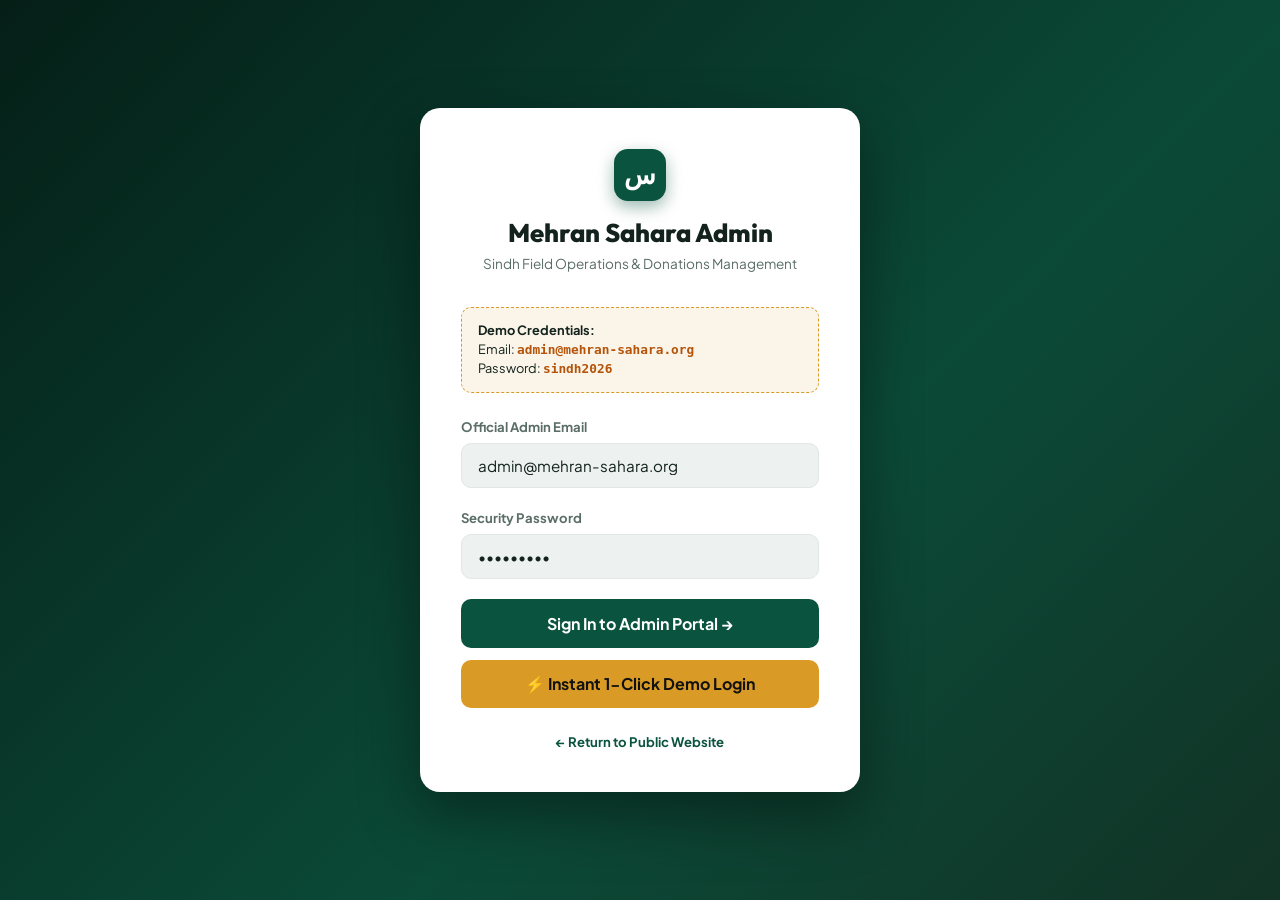
<file: admin.html>
<!DOCTYPE html>
<html lang="en">
<head>
  <meta charset="UTF-8">
  <meta name="viewport" content="width=device-width, initial-scale=1.0, viewport-fit=cover">
  <title>Admin Portal | Mehran Sahara Relief Foundation (سنڌ سهارو)</title>
  <meta name="robots" content="noindex, nofollow">
  
  <link rel="stylesheet" href="css/style.css">
  <link rel="stylesheet" href="css/admin.css">
</head>
<body>

  <!-- ==========================================================================
       VIEW 1: Admin Authentication Gate
       ========================================================================== -->
  <div class="admin-login-wrapper" id="admin-login-view">
    <div class="login-card">
      <div class="login-header">
        <div class="login-logo">س</div>
        <h2 class="login-title">Mehran Sahara Admin</h2>
        <p class="login-sub">Sindh Field Operations & Donations Management</p>
      </div>

      <div class="demo-credentials-box">
        <strong>Demo Credentials:</strong><br>
        Email: <code>admin@mehran-sahara.org</code><br>
        Password: <code>sindh2026</code>
      </div>

      <form id="admin-login-form">
        <div class="login-form-group">
          <label class="login-label" for="login-email">Official Admin Email</label>
          <input type="email" id="login-email" class="login-input" required placeholder="admin@mehran-sahara.org" value="admin@mehran-sahara.org">
        </div>

        <div class="login-form-group">
          <label class="login-label" for="login-password">Security Password</label>
          <input type="password" id="login-password" class="login-input" required placeholder="••••••••" value="sindh2026">
        </div>

        <button type="submit" class="login-btn" style="margin-bottom: 0.75rem;">
          Sign In to Admin Portal →
        </button>

        <button type="button" id="btn-oneclick-demo" class="login-btn" style="background: var(--admin-gold); color: #111;">
          ⚡ Instant 1-Click Demo Login
        </button>
      </form>

      <div class="login-footer-links">
        <a href="index.html">← Return to Public Website</a>
      </div>
    </div>
  </div>

  <!-- ==========================================================================
       VIEW 2: Authenticated Executive Admin Dashboard
       ========================================================================== -->
  <div class="admin-layout" id="admin-dashboard-view" style="display: none;">
    <!-- Sidebar -->
    <aside class="admin-sidebar" id="admin-sidebar">
      <div class="sidebar-header">
        <div class="sidebar-logo">س</div>
        <div>
          <div class="sidebar-brand-name">Mehran Sahara</div>
          <div class="sidebar-brand-role">Field Admin • Sindh</div>
        </div>
      </div>

      <ul class="sidebar-menu">
        <li class="sidebar-nav-item active">
          <button type="button" class="sidebar-nav-btn" data-tab="overview" data-title="Executive Dashboard">
            <span class="nav-item-inner">
              <span>📊</span>
              <span>Overview</span>
            </span>
            <span class="nav-badge">Live</span>
          </button>
        </li>

        <li class="sidebar-nav-item">
          <button type="button" class="sidebar-nav-btn" data-tab="donations" data-title="Donations & Zakat Ledger">
            <span class="nav-item-inner">
              <span>💰</span>
              <span>Donations & Zakat</span>
            </span>
            <span class="nav-badge" id="sidebar-badge-donations">0</span>
          </button>
        </li>

        <li class="sidebar-nav-item">
          <button type="button" class="sidebar-nav-btn" data-tab="campaigns" data-title="Sindh Relief Campaigns">
            <span class="nav-item-inner">
              <span>🎯</span>
              <span>Campaigns</span>
            </span>
          </button>
        </li>

        <li class="sidebar-nav-item">
          <button type="button" class="sidebar-nav-btn" data-tab="volunteers" data-title="Volunteer Registry">
            <span class="nav-item-inner">
              <span>🤝</span>
              <span>Volunteers</span>
            </span>
            <span class="nav-badge" id="sidebar-badge-volunteers">0</span>
          </button>
        </li>

        <li class="sidebar-nav-item">
          <button type="button" class="sidebar-nav-btn" data-tab="disbursements" data-title="Field Disbursements">
            <span class="nav-item-inner">
              <span>📋</span>
              <span>Disbursements</span>
            </span>
          </button>
        </li>
      </ul>

      <div class="sidebar-footer">
        <div class="admin-user-profile">
          <div class="user-avatar">SS</div>
          <div class="user-meta">
            <h5>Sarang Saif</h5>
            <p>Field Director</p>
          </div>
        </div>
        <button type="button" class="logout-btn" id="btn-admin-logout" title="Sign Out" aria-label="Sign Out">🚪</button>
      </div>
    </aside>

    <!-- Main Content Area -->
    <main class="admin-main">
      <!-- Topbar -->
      <header class="admin-topbar">
        <div class="topbar-left">
          <button type="button" class="sidebar-mobile-toggle" id="btn-admin-mobile-toggle" aria-label="Open Sidebar Menu">☰</button>
          <h2 class="topbar-title" id="admin-active-title">Executive Dashboard</h2>
          <div class="live-sync-indicator">
            <span class="sync-dot"></span>
            <span>Sindh Sync Active</span>
          </div>
        </div>

        <div class="topbar-right">
          <a href="index.html" target="_blank" class="topbar-btn">
            <span>🌐</span>
            <span>View Public Site</span>
          </a>
        </div>
      </header>

      <!-- Tab Panes Container -->
      <div class="admin-body">
        
        <!-- TAB 1: OVERVIEW -->
        <section class="admin-tab-pane active" id="tab-overview">
          <div class="kpi-grid">
            <div class="kpi-card">
              <div class="kpi-header">
                <span class="kpi-title">Total Funds Raised</span>
                <span class="kpi-icon">💰</span>
              </div>
              <div class="kpi-value" id="kpi-total-raised">₨ 0</div>
              <div class="kpi-trend">
                <span class="trend-up">↑ 18.4%</span>
                <span class="trend-sub">vs last month</span>
              </div>
            </div>

            <div class="kpi-card kpi-zakat">
              <div class="kpi-header">
                <span class="kpi-title">100% Zakat Volume</span>
                <span class="kpi-icon">🌙</span>
              </div>
              <div class="kpi-value" id="kpi-total-zakat">₨ 0</div>
              <div class="kpi-trend">
                <span class="trend-up">100% Direct Delivery</span>
              </div>
            </div>

            <div class="kpi-card kpi-volunteers">
              <div class="kpi-header">
                <span class="kpi-title">Registered Volunteers</span>
                <span class="kpi-icon">🤝</span>
              </div>
              <div class="kpi-value" id="kpi-total-volunteers">0</div>
              <div class="kpi-trend">
                <span class="trend-sub">Across 6 Sindh Districts</span>
              </div>
            </div>

            <div class="kpi-card kpi-projects">
              <div class="kpi-header">
                <span class="kpi-title">Pending Verifications</span>
                <span class="kpi-icon">⏳</span>
              </div>
              <div class="kpi-value" id="kpi-total-pending">0</div>
              <div class="kpi-trend">
                <span class="trend-sub">Direct Bank / Raast Wires</span>
              </div>
            </div>
          </div>

          <!-- Recent Activity Card -->
          <div class="content-card">
            <div class="card-toolbar">
              <div class="card-title-group">
                <h3>Recent Live Donations</h3>
                <p>Showing the 5 most recent contributions received across Sindh causes.</p>
              </div>
              <button type="button" class="btn-export" onclick="document.querySelector('[data-tab=donations]').click()">
                View All Donations →
              </button>
            </div>

            <div class="table-responsive">
              <table class="admin-table">
                <thead>
                  <tr>
                    <th>Receipt ID</th>
                    <th>Donor</th>
                    <th>Cause</th>
                    <th>Amount</th>
                    <th>Status</th>
                    <th>Date</th>
                  </tr>
                </thead>
                <tbody id="overview-recent-tbody">
                  <!-- Populated dynamically via JS -->
                </tbody>
              </table>
            </div>
          </div>
        </section>

        <!-- TAB 2: DONATIONS & ZAKAT MANAGER -->
        <section class="admin-tab-pane" id="tab-donations">
          <div class="content-card">
            <div class="card-toolbar">
              <div class="card-title-group">
                <h3>All Donations & Zakat Records</h3>
                <p>Comprehensive ledger with real-time sync from public website checkouts.</p>
              </div>

              <div class="toolbar-controls">
                <div class="search-input-wrap">
                  <span>🔍</span>
                  <input type="text" id="donations-search-input" placeholder="Search ID, Donor, City...">
                </div>

                <select id="donations-cause-filter" class="filter-select">
                  <option value="all">All Sindh Causes</option>
                  <option value="Tharparkar">Tharparkar Water</option>
                  <option value="Education">Girls Education</option>
                  <option value="Flood">Flood Housing</option>
                  <option value="Healthcare">Mobile Healthcare</option>
                  <option value="Zakat">100% Zakat Fund</option>
                </select>

                <select id="donations-status-filter" class="filter-select">
                  <option value="all">All Statuses</option>
                  <option value="verified">Verified</option>
                  <option value="pending">Pending</option>
                </select>

                <button type="button" id="btn-export-donations-csv" class="btn-export">
                  <span>📥</span>
                  <span>Export CSV</span>
                </button>
              </div>
            </div>

            <div class="table-responsive">
              <table class="admin-table">
                <thead>
                  <tr>
                    <th>ID</th>
                    <th>Donor & Contact</th>
                    <th>Allocated Cause</th>
                    <th>Amount</th>
                    <th>Gateway</th>
                    <th>Status</th>
                    <th>Date</th>
                    <th>Actions</th>
                  </tr>
                </thead>
                <tbody id="donations-table-body">
                  <!-- Populated dynamically via JS -->
                </tbody>
              </table>
            </div>
          </div>
        </section>

        <!-- TAB 3: CAMPAIGNS MANAGER -->
        <section class="admin-tab-pane" id="tab-campaigns">
          <div style="display: flex; justify-content: space-between; align-items: center; margin-bottom: 1.5rem;">
            <div>
              <h3 style="font-size: 1.3rem; font-weight: 800;">Sindh Relief Projects</h3>
              <p style="font-size: 0.85rem; color: var(--admin-text-muted);">Manage funding targets and field deployment status.</p>
            </div>
            <button type="button" class="btn-export" id="btn-open-new-campaign-modal">
              <span>+</span>
              <span>Add New Sindh Project</span>
            </button>
          </div>

          <div class="admin-campaign-grid" id="admin-campaigns-container">
            <!-- Populated dynamically via JS -->
          </div>
        </section>

        <!-- TAB 4: VOLUNTEERS REGISTRY -->
        <section class="admin-tab-pane" id="tab-volunteers">
          <div class="content-card">
            <div class="card-toolbar">
              <div class="card-title-group">
                <h3>Registered Sindh Volunteers</h3>
                <p>Medical personnel, civil engineers, teachers, and ground field workers.</p>
              </div>

              <div class="toolbar-controls">
                <select id="volunteers-district-filter" class="filter-select">
                  <option value="all">All Sindh Districts</option>
                  <option value="tharparkar">Tharparkar</option>
                  <option value="dadu">Dadu & Khairpur</option>
                  <option value="thatta">Thatta & Sujawal</option>
                  <option value="larkana">Larkana</option>
                </select>
              </div>
            </div>

            <div class="table-responsive">
              <table class="admin-table">
                <thead>
                  <tr>
                    <th>Vol ID</th>
                    <th>Full Name</th>
                    <th>Email</th>
                    <th>WhatsApp Contact</th>
                    <th>Deployment District</th>
                    <th>Skill Focus</th>
                    <th>Applied Date</th>
                  </tr>
                </thead>
                <tbody id="volunteers-table-body">
                  <!-- Populated dynamically via JS -->
                </tbody>
              </table>
            </div>
          </div>
        </section>

        <!-- TAB 5: FIELD DISBURSEMENTS LOG -->
        <section class="admin-tab-pane" id="tab-disbursements">
          <div class="content-card">
            <div class="card-toolbar">
              <div class="card-title-group">
                <h3>Ground Field Disbursements</h3>
                <p>Transparent expenditure log of funds released to contractors, engineers, and supply trucks.</p>
              </div>
            </div>

            <div class="table-responsive">
              <table class="admin-table">
                <thead>
                  <tr>
                    <th>Voucher #</th>
                    <th>Disbursed Amount</th>
                    <th>Target District</th>
                    <th>Project Purpose</th>
                    <th>Field Supervisor</th>
                    <th>Status</th>
                    <th>Date</th>
                  </tr>
                </thead>
                <tbody id="disbursements-table-body">
                  <!-- Populated dynamically via JS -->
                </tbody>
              </table>
            </div>
          </div>
        </section>

      </div>
    </main>
  </div>

  <!-- ==========================================================================
       MODAL: Add New Campaign Dialog
       ========================================================================== -->
  <div class="modal-overlay" id="campaign-modal-overlay" style="display: none;">
    <div class="modal-container" style="max-width: 520px;">
      <div class="modal-header">
        <h3 class="modal-header-title">Create Sindh Relief Project</h3>
        <button type="button" class="modal-close-btn" id="campaign-modal-close">×</button>
      </div>
      <div class="modal-body">
        <form id="new-campaign-form">
          <div class="form-group">
            <label class="form-label" for="new-camp-title">Project Title *</label>
            <input type="text" id="new-camp-title" class="form-control" required placeholder="e.g. Solar RO Desalination Plant in Nagarparkar">
          </div>

          <div class="form-group">
            <label class="form-label" for="new-camp-district">Target District *</label>
            <input type="text" id="new-camp-district" class="form-control" required placeholder="e.g. Nagarparkar, Tharparkar">
          </div>

          <div class="form-grid-2">
            <div class="form-group">
              <label class="form-label" for="new-camp-goal">Fundraising Goal (₨ PKR) *</label>
              <input type="number" id="new-camp-goal" class="form-control" required min="10000" placeholder="2500000">
            </div>
            <div class="form-group">
              <label class="form-label" for="new-camp-category">Cause Category</label>
              <select id="new-camp-category" class="form-select">
                <option value="water">Clean Drinking Water</option>
                <option value="education">Girls Education</option>
                <option value="flood">Flood Rehabilitation</option>
                <option value="health">Mobile Healthcare</option>
              </select>
            </div>
          </div>

          <button type="submit" class="btn btn-primary btn-block btn-lg" style="margin-top: 1rem;">
            Launch Project on Portal
          </button>
        </form>
      </div>
    </div>
  </div>

  <!-- Scripts -->
  <script src="js/admin.js"></script>
</body>
</html>
</file>
<file: css/style.css>
/* ==========================================================================
   MEHRAN SAHARA FOUNDATION (سنڌ سهارو ٽرسٽ)
   Core Design System & Responsive Stylesheet
   ========================================================================== */

@import url('https://fonts.googleapis.com/css2?family=Outfit:wght@300;400;500;600;700;800&family=Plus+Jakarta+Sans:wght@400;500;600;700&family=Noto+Nastaliq+Urdu:wght@400;700&display=swap');

:root {
  /* Swiss & Sindh Relief Cultural Palette */
  --primary: #0D503C;            /* Deep Alpine Pine Emerald */
  --primary-light: #166B52;
  --primary-dark: #073527;
  --primary-rgb: 13, 80, 60;
  
  --swiss-red: #D8232A;          /* Swiss Confederation Red (Pantone 485 C) */
  --swiss-red-hover: #B91C1C;
  --swiss-red-soft: rgba(216, 35, 42, 0.08);
  
  --twint-green: #00A349;        /* Official Swiss TWINT Green */
  --twint-green-dark: #00823A;
  
  --accent-gold: #C28E26;        /* Thar Sand Gold */
  --accent-gold-light: #F3C46C;
  --accent-terracotta: #B9382C;
  --accent-indigo: #1A3258;
  
  /* Precision Surfaces & Swiss Hairline Borders */
  --bg-page: #FBFBFC;            /* Clean Alpine Chalk White */
  --bg-card: #FFFFFF;
  --bg-subtle: #F3F4F6;
  --border-light: #E5E7EB;       /* Hairline 1px precision border */
  --border-subtle: #ECEEF2;
  --border-focus: #D8232A;
  
  /* Typography Colors */
  --text-main: #111827;          /* Slate Obsidian */
  --text-muted: #4B5563;
  --text-light: #6B7280;
  --text-inverse: #FFFFFF;

  /* Status Colors */
  --success: #059669;
  --warning: #D97706;
  --danger: #DC2626;
  --zakat-badge: #047857;

  /* Swiss Minimal Elevations (Hairline-first, No Muddy Box Shadows) */
  --shadow-sm: 0 1px 2px rgba(0, 0, 0, 0.04);
  --shadow-md: 0 2px 5px rgba(0, 0, 0, 0.04), 0 1px 2px rgba(0, 0, 0, 0.02);
  --shadow-lg: 0 4px 14px rgba(0, 0, 0, 0.06);
  --shadow-xl: 0 8px 24px rgba(0, 0, 0, 0.08);
  --shadow-card: 0 1px 3px rgba(0, 0, 0, 0.03);

  /* Radii */
  --radius-sm: 6px;
  --radius-md: 10px;
  --radius-lg: 16px;
  --radius-full: 9999px;

  /* Transitions */
  --trans-fast: 0.15s ease;
  --trans-smooth: 0.28s cubic-bezier(0.16, 1, 0.3, 1);

  /* Fonts */
  --font-heading: 'Outfit', -apple-system, BlinkMacSystemFont, 'Segoe UI', Roboto, sans-serif;
  --font-body: 'Plus Jakarta Sans', -apple-system, BlinkMacSystemFont, 'Segoe UI', Roboto, sans-serif;
  --font-urdu: 'Noto Nastaliq Urdu', serif;
}

/* Dark Mode Variables (Toggled via [data-theme="dark"]) */
[data-theme="dark"] {
  --bg-page: #0B111A;
  --bg-card: #111B27;
  --bg-subtle: #182333;
  --border-light: #223247;
  --border-subtle: #1C2B3E;
  --text-main: #F3F4F6;
  --text-muted: #9CA3AF;
  --text-light: #6B7280;
  --shadow-card: none;
}

/* ==========================================================================
   CSS Reset & Base Setup
   ========================================================================== */

*, *::before, *::after {
  box-sizing: border-box;
  margin: 0;
  padding: 0;
}

html {
  scroll-behavior: smooth;
  font-size: 16px;
  -webkit-text-size-adjust: 100%;
  overflow-x: hidden;
  max-width: 100%;
}

body {
  font-family: var(--font-body);
  background-color: var(--bg-page);
  color: var(--text-main);
  line-height: 1.6;
  overflow-x: hidden;
  width: 100%;
  max-width: 100%;
  position: relative;
  transition: background-color var(--trans-smooth), color var(--trans-smooth);
}

/* Lock scrolling when mobile drawer or modal is active */
body.nav-locked {
  overflow: hidden !important;
  touch-action: none;
}

img {
  max-width: 100%;
  height: auto;
  display: block;
}

a {
  color: inherit;
  text-decoration: none;
  transition: color var(--trans-fast);
}

button, input, select, textarea {
  font-family: inherit;
  font-size: inherit;
  border: none;
  outline: none;
}

button {
  cursor: pointer;
}

/* Container */
.container {
  width: 100%;
  max-width: 1240px;
  margin: 0 auto;
  padding: 0 1.5rem;
}

.container-narrow {
  max-width: 960px;
}

/* ==========================================================================
   Typography & Common Elements
   ========================================================================== */

h1, h2, h3, h4, h5, h6 {
  font-family: var(--font-heading);
  color: var(--text-main);
  font-weight: 700;
  line-height: 1.25;
}

.section-header {
  text-align: center;
  margin-bottom: 3.5rem;
  position: relative;
}

.section-subtitle {
  display: inline-flex;
  align-items: center;
  gap: 0.5rem;
  font-size: 0.875rem;
  font-weight: 700;
  text-transform: uppercase;
  letter-spacing: 0.1em;
  color: var(--primary);
  background: rgba(var(--primary-rgb), 0.08);
  padding: 0.4rem 1rem;
  border-radius: var(--radius-full);
  margin-bottom: 0.75rem;
}

.section-title {
  font-size: clamp(1.85rem, 3.2vw, 2.35rem);
  font-weight: 800;
  margin-bottom: 1rem;
  color: var(--text-main);
  letter-spacing: -0.015em;
}

.section-desc {
  font-size: clamp(0.95rem, 1.4vw, 1.1rem);
  color: var(--text-muted);
  max-width: 680px;
  margin: 0 auto;
}

.sindhi-txt {
  font-family: var(--font-urdu);
  direction: rtl;
  font-size: 1.15em;
  line-height: 1.8;
  display: inline-block;
}

/* Ajrak Patterns & Badges */
.ajrak-border-top {
  border-top: 4px solid transparent;
  border-image: linear-gradient(90deg, #A82C23 0%, #D99B26 25%, #0A533E 50%, #1C355E 75%, #A82C23 100%) 1;
}

.ajrak-badge {
  background: linear-gradient(135deg, rgba(168, 44, 35, 0.08), rgba(217, 155, 38, 0.08));
  border: 1px solid rgba(168, 44, 35, 0.2);
  color: var(--accent-terracotta);
  padding: 0.2rem 0.65rem;
  border-radius: var(--radius-full);
  font-size: 0.75rem;
  font-weight: 700;
  display: inline-flex;
  align-items: center;
  gap: 0.35rem;
}

/* ==========================================================================
   Top Announcement Bar (Responsive)
   ========================================================================== */

.top-bar {
  background: #0D1B15;
  color: #E2ECE8;
  font-size: 0.84rem;
  padding: 0.5rem 0;
  border-bottom: 1px solid rgba(255, 255, 255, 0.08);
  position: relative;
  z-index: 1002;
}

.top-bar-inner {
  display: flex;
  justify-content: space-between;
  align-items: center;
  gap: 1rem;
}

.emergency-ticker {
  display: flex;
  align-items: center;
  gap: 0.6rem;
  overflow: hidden;
  white-space: nowrap;
  text-overflow: ellipsis;
  flex: 1;
  min-width: 0;
}

.ticker-text {
  overflow: hidden;
  text-overflow: ellipsis;
  white-space: nowrap;
  font-size: 0.82rem;
}

.pulse-dot {
  width: 9px;
  height: 9px;
  background-color: #EF4444;
  border-radius: 50%;
  box-shadow: 0 0 0 0 rgba(239, 68, 68, 0.7);
  animation: pulse 1.6s infinite;
  flex-shrink: 0;
}

@keyframes pulse {
  0% { transform: scale(0.95); box-shadow: 0 0 0 0 rgba(239, 68, 68, 0.7); }
  70% { transform: scale(1); box-shadow: 0 0 0 8px rgba(239, 68, 68, 0); }
  100% { transform: scale(0.95); box-shadow: 0 0 0 0 rgba(239, 68, 68, 0); }
}

.top-bar-actions {
  display: flex;
  align-items: center;
  gap: 1.25rem;
  flex-shrink: 0;
}

.currency-toggle {
  display: inline-flex;
  background: rgba(255, 255, 255, 0.12);
  border-radius: var(--radius-full);
  padding: 2px;
}

.curr-btn {
  background: transparent;
  color: #B5CAC4;
  border-radius: var(--radius-full);
  padding: 0.25rem 0.7rem;
  font-size: 0.75rem;
  font-weight: 700;
  transition: all var(--trans-fast);
  min-height: 28px;
}

.curr-btn.active {
  background: var(--accent-gold);
  color: #1A1A1A;
  box-shadow: 0 2px 5px rgba(0, 0, 0, 0.2);
}

.top-contact-link {
  display: flex;
  align-items: center;
  gap: 0.4rem;
  color: #B5CAC4;
  font-size: 0.8rem;
  font-weight: 600;
}

.top-contact-link:hover {
  color: #FFFFFF;
}

/* ==========================================================================
   Main Sticky Header & Desktop Navbar
   ========================================================================== */

.main-header {
  position: sticky;
  top: 0;
  z-index: 1000;
  background: rgba(255, 255, 255, 0.98);
  backdrop-filter: blur(16px);
  -webkit-backdrop-filter: blur(16px);
  border-bottom: 1px solid var(--border-light);
  box-shadow: 0 1px 3px rgba(0, 0, 0, 0.02);
  transition: all var(--trans-smooth);
}

[data-theme="dark"] .main-header {
  background: rgba(17, 27, 39, 0.98);
  border-bottom-color: var(--border-light);
}

.nav-container {
  display: flex;
  justify-content: space-between;
  align-items: center;
  padding: 0.55rem 1.5rem;
  min-height: 62px;
  gap: 1rem;
}

.brand-logo {
  display: flex;
  align-items: center;
  gap: 0.65rem;
  text-decoration: none;
  flex-shrink: 0;
}

.logo-symbol {
  width: 38px;
  height: 38px;
  background: var(--primary);
  border-radius: 8px;
  display: flex;
  align-items: center;
  justify-content: center;
  color: #FFFFFF;
  font-weight: 800;
  font-size: 1.15rem;
  border: 1px solid rgba(255, 255, 255, 0.2);
  position: relative;
  overflow: hidden;
  flex-shrink: 0;
}

.logo-symbol::after {
  content: '';
  position: absolute;
  top: -3px;
  right: -3px;
  width: 10px;
  height: 10px;
  background: var(--swiss-red);
  border-radius: 50%;
}

.brand-names {
  display: flex;
  flex-direction: column;
}

.brand-title {
  font-size: 1.15rem;
  font-weight: 800;
  color: var(--text-main);
  line-height: 1.15;
  letter-spacing: -0.015em;
}

[data-theme="dark"] .brand-title {
  color: #FFFFFF;
}

.brand-sub {
  font-size: 0.7rem;
  color: var(--text-muted);
  font-weight: 600;
  display: flex;
  align-items: center;
  gap: 0.35rem;
}

/* Desktop Nav Menu - Compact & Non-wrapping */
.desktop-nav {
  display: flex;
  align-items: center;
  flex-shrink: 1;
}

.nav-menu {
  display: flex;
  list-style: none;
  align-items: center;
  gap: 1.15rem;
  white-space: nowrap;
}

.nav-link {
  font-size: 0.875rem;
  font-weight: 600;
  color: var(--text-main);
  padding: 0.35rem 0.15rem;
  position: relative;
  transition: color var(--trans-fast);
}

.nav-link:hover {
  color: var(--swiss-red);
}

.nav-link::after {
  content: '';
  position: absolute;
  bottom: 0;
  left: 0;
  width: 0;
  height: 2px;
  background: var(--swiss-red);
  transition: width var(--trans-fast);
}

.nav-link:hover::after {
  width: 100%;
}

.nav-actions {
  display: flex;
  align-items: center;
  gap: 0.55rem;
  flex-shrink: 0;
}

/* Replay Prologue Button */
.btn-prologue-replay {
  display: inline-flex;
  align-items: center;
  gap: 0.35rem;
  background: var(--bg-subtle);
  border: 1px solid var(--border-light);
  color: var(--text-main);
  font-size: 0.78rem;
  font-weight: 700;
  padding: 0.4rem 0.8rem;
  border-radius: var(--radius-full);
  cursor: pointer;
  transition: all var(--trans-fast);
  white-space: nowrap;
}

.btn-prologue-replay:hover {
  background: #FFFFFF;
  border-color: var(--swiss-red);
  color: var(--swiss-red);
}

/* Button System - Clean Swiss Architectural Aesthetics */
.btn {
  display: inline-flex;
  align-items: center;
  justify-content: center;
  gap: 0.45rem;
  font-weight: 700;
  font-size: 0.88rem;
  padding: 0.58rem 1.25rem;
  border-radius: var(--radius-full);
  transition: all var(--trans-fast);
  text-decoration: none;
  border: 1px solid transparent;
  cursor: pointer;
  white-space: nowrap;
  user-select: none;
}

.btn-primary {
  background: var(--swiss-red);
  color: #FFFFFF;
  border: 1px solid var(--swiss-red);
}

.btn-primary:hover {
  background: var(--swiss-red-hover);
  border-color: var(--swiss-red-hover);
  transform: translateY(-1px);
}

.btn-forest {
  background: var(--primary);
  color: #FFFFFF;
  border: 1px solid var(--primary);
}

.btn-forest:hover {
  background: var(--primary-light);
  border-color: var(--primary-light);
  transform: translateY(-1px);
}

.btn-twint-spark,
.btn-twint-instant {
  background: var(--twint-green);
  color: #FFFFFF;
  border: 1px solid var(--twint-green);
  font-weight: 800;
}

.btn-twint-spark:hover,
.btn-twint-instant:hover {
  background: var(--twint-green-dark);
  border-color: var(--twint-green-dark);
  transform: translateY(-1px);
}

.btn-accent {
  background: var(--accent-terracotta);
  color: #FFFFFF;
}

.btn-accent:hover {
  background: #96251A;
  transform: translateY(-1px);
}

.btn-outline {
  background: transparent;
  border: 1px solid var(--border-light);
  color: var(--text-main);
}

.btn-outline:hover {
  border-color: var(--text-main);
  background: var(--bg-subtle);
}

.btn-outline-white {
  background: rgba(255, 255, 255, 0.08);
  border: 1px solid rgba(255, 255, 255, 0.28);
  color: #FFFFFF;
  backdrop-filter: blur(8px);
}

.btn-outline-white:hover {
  background: rgba(255, 255, 255, 0.18);
  border-color: #FFFFFF;
}

.btn-gold {
  background: var(--accent-gold);
  color: #182218;
  font-weight: 800;
}

.btn-gold:hover {
  background: var(--accent-gold-light);
  transform: translateY(-1px);
}

.btn-sm {
  padding: 0.38rem 0.88rem;
  font-size: 0.82rem;
  min-height: 36px;
}

.btn-lg {
  padding: 0.78rem 1.65rem;
  font-size: 0.98rem;
  min-height: 46px;
}

.btn-block {
  width: 100%;
}

.dot-live-twint {
  width: 7px;
  height: 7px;
  background: #FFFFFF;
  border-radius: 50%;
  display: inline-block;
  animation: pulse 1.6s infinite;
}

.theme-toggle-btn {
  background: var(--bg-subtle);
  border: 1px solid var(--border-light);
  width: 36px;
  height: 36px;
  border-radius: 50%;
  display: flex;
  align-items: center;
  justify-content: center;
  color: var(--text-main);
  transition: all var(--trans-fast);
  flex-shrink: 0;
  font-size: 0.95rem;
}

[data-theme="dark"] .theme-toggle-btn {
  background: var(--bg-subtle);
  border-color: var(--border-light);
  color: #FFFFFF;
}

[data-theme="dark"] .theme-toggle-btn {
  background: rgba(255, 255, 255, 0.1);
  color: #FFFFFF;
}

/* ==========================================================================
   Mobile & Tablet Hamburger Button
   ========================================================================== */

.mobile-toggle {
  display: none;
  background: var(--bg-subtle);
  border: 1px solid var(--border-light);
  width: 42px;
  height: 42px;
  border-radius: 10px;
  position: relative;
  align-items: center;
  justify-content: center;
  cursor: pointer;
  transition: all var(--trans-fast);
  padding: 0;
  margin-left: 0.25rem;
}

.mobile-toggle:hover {
  background: rgba(var(--primary-rgb), 0.08);
  border-color: var(--primary);
}

.hamburger-box {
  width: 22px;
  height: 16px;
  position: relative;
  display: inline-block;
}

.hamburger-inner,
.hamburger-inner::before,
.hamburger-inner::after {
  width: 22px;
  height: 2.2px;
  background-color: var(--text-main);
  border-radius: 2px;
  position: absolute;
  transition: transform 0.25s ease, background-color 0.25s ease;
}

.hamburger-inner {
  top: 50%;
  transform: translateY(-50%);
}

.hamburger-inner::before {
  content: '';
  top: -7px;
}

.hamburger-inner::after {
  content: '';
  bottom: -7px;
}

/* Hamburger active state */
.mobile-toggle.is-active .hamburger-inner {
  background-color: transparent;
}

.mobile-toggle.is-active .hamburger-inner::before {
  transform: translateY(7px) rotate(45deg);
  background-color: var(--accent-terracotta);
}

.mobile-toggle.is-active .hamburger-inner::after {
  transform: translateY(-7px) rotate(-45deg);
  background-color: var(--accent-terracotta);
}

/* ==========================================================================
   Mobile & Tablet Off-Canvas Drawer System
   ========================================================================== */

.nav-drawer-backdrop {
  position: fixed;
  inset: 0;
  background: rgba(8, 20, 16, 0.68);
  backdrop-filter: blur(8px);
  -webkit-backdrop-filter: blur(8px);
  z-index: 9998;
  opacity: 0;
  pointer-events: none;
  transition: opacity 0.32s cubic-bezier(0.16, 1, 0.3, 1);
}

.nav-drawer-backdrop.backdrop-active {
  opacity: 1;
  pointer-events: auto;
}

.mobile-nav-drawer {
  position: fixed;
  top: 0;
  right: 0;
  bottom: 0;
  width: 88%;
  max-width: 390px;
  height: 100vh;
  height: 100dvh;
  background: var(--bg-card);
  border-left: 1px solid var(--border-light);
  box-shadow: -10px 0 45px rgba(0, 0, 0, 0.25);
  z-index: 9999;
  transform: translateX(100%);
  transition: transform 0.34s cubic-bezier(0.16, 1, 0.3, 1);
  display: flex;
  flex-direction: column;
  overflow-y: auto;
  -webkit-overflow-scrolling: touch;
  padding: 1.25rem 1.4rem calc(1.5rem + env(safe-area-inset-bottom));
}

.mobile-nav-drawer.drawer-open {
  transform: translateX(0);
}

.drawer-header {
  display: flex;
  justify-content: space-between;
  align-items: center;
  padding-bottom: 1.1rem;
  border-bottom: 1px solid var(--border-light);
  margin-bottom: 1rem;
}

.drawer-close-btn {
  background: var(--bg-subtle);
  border: 1px solid var(--border-light);
  width: 38px;
  height: 38px;
  border-radius: 50%;
  display: flex;
  align-items: center;
  justify-content: center;
  font-size: 1.15rem;
  color: var(--text-muted);
  cursor: pointer;
  transition: all var(--trans-fast);
}

.drawer-close-btn:hover {
  background: rgba(168, 44, 35, 0.1);
  color: var(--accent-terracotta);
  border-color: var(--accent-terracotta);
}

.drawer-currency-row {
  display: flex;
  justify-content: space-between;
  align-items: center;
  background: var(--bg-subtle);
  padding: 0.6rem 0.85rem;
  border-radius: var(--radius-md);
  margin-bottom: 1.2rem;
  border: 1px solid var(--border-light);
}

.drawer-currency-lbl {
  font-size: 0.8rem;
  font-weight: 700;
  color: var(--text-muted);
}

.drawer-nav {
  flex-grow: 1;
  margin-bottom: 1.5rem;
}

.drawer-links {
  list-style: none;
  display: flex;
  flex-direction: column;
  gap: 0.35rem;
}

.drawer-link {
  display: flex;
  align-items: center;
  justify-content: space-between;
  padding: 0.78rem 0.95rem;
  border-radius: var(--radius-md);
  font-weight: 600;
  font-size: 0.95rem;
  color: var(--text-main);
  transition: all var(--trans-fast);
  min-height: 48px;
}

.drawer-link:hover,
.drawer-link:active {
  background: rgba(var(--primary-rgb), 0.08);
  color: var(--primary);
  transform: translateX(3px);
}

.drawer-link .d-icon {
  margin-right: 0.75rem;
  font-size: 1.15rem;
  flex-shrink: 0;
}

.drawer-link span:nth-child(2) {
  flex-grow: 1;
}

.drawer-link .d-arrow {
  color: var(--text-muted);
  font-size: 1.2rem;
}

.drawer-link .d-badge {
  background: rgba(10, 83, 62, 0.12);
  color: var(--primary);
  font-size: 0.7rem;
  font-weight: 800;
  padding: 0.2rem 0.5rem;
  border-radius: var(--radius-full);
}

.drawer-actions {
  display: flex;
  flex-direction: column;
  gap: 0.65rem;
  margin-bottom: 1.25rem;
}

.drawer-footer {
  padding-top: 1rem;
  border-top: 1px dashed var(--border-light);
  display: flex;
  flex-direction: column;
  gap: 0.6rem;
}

.drawer-whatsapp-btn {
  display: flex;
  flex-direction: column;
  background: rgba(37, 211, 102, 0.1);
  border: 1px solid rgba(37, 211, 102, 0.25);
  border-radius: var(--radius-md);
  padding: 0.65rem 0.9rem;
  color: #128C7E;
  font-size: 0.78rem;
  transition: all var(--trans-fast);
}

.drawer-whatsapp-btn strong {
  font-size: 0.88rem;
  color: #075E54;
}

[data-theme="dark"] .drawer-whatsapp-btn {
  color: #4ADE80;
}

[data-theme="dark"] .drawer-whatsapp-btn strong {
  color: #86EFAC;
}

.drawer-reg-txt {
  font-size: 0.7rem;
  color: var(--text-muted);
  text-align: center;
  line-height: 1.4;
}

/* ==========================================================================
   Cinematic Story Prologue Curtain (Swiss Story Entrance with Auto-Open)
   ========================================================================== */

.story-prologue-curtain {
  position: fixed;
  top: 0;
  left: 0;
  right: 0;
  bottom: 0;
  width: 100%;
  height: 100%;
  max-width: 100vw;
  max-height: 100vh;
  z-index: 99999;
  background-color: #070B0E;
  background-image: 
    radial-gradient(ellipse at center, rgba(13, 20, 28, 0.75) 0%, rgba(7, 11, 14, 0.96) 85%),
    url('../assets/images/story-amina.jpg');
  background-size: cover;
  background-position: center 30%;
  display: flex;
  flex-direction: column;
  justify-content: space-between;
  padding: clamp(0.75rem, 2vh, 1.75rem) clamp(0.85rem, 2.5vw, 2rem);
  box-sizing: border-box;
  color: #FFFFFF;
  overflow-y: auto;
  overflow-x: hidden;
  -webkit-overflow-scrolling: touch;
  transition: transform 0.85s cubic-bezier(0.77, 0, 0.175, 1), opacity 0.5s ease;
  transform: translateY(0);
}

.story-prologue-curtain.prologue-hidden {
  transform: translateY(-100%);
  pointer-events: none;
  visibility: hidden;
  transition: transform 0.85s cubic-bezier(0.77, 0, 0.175, 1), visibility 0s 0.85s;
}

.prologue-progress-track {
  position: absolute;
  top: 0;
  left: 0;
  width: 100%;
  height: 3px;
  background: rgba(255, 255, 255, 0.12);
  z-index: 10;
  overflow: hidden;
}

.prologue-progress-bar {
  height: 100%;
  width: 0%;
  background: linear-gradient(90deg, #D8232A, #FF4D55, #38BDF8);
  box-shadow: 0 0 8px rgba(216, 35, 42, 0.8);
}

.prologue-top-bar {
  display: flex;
  justify-content: space-between;
  align-items: center;
  width: 100%;
  max-width: 1080px;
  margin: 0 auto;
  gap: 0.75rem;
  z-index: 3;
}

.prologue-flag-badge {
  display: inline-flex;
  align-items: center;
  gap: 0.5rem;
  background: rgba(255, 255, 255, 0.12);
  backdrop-filter: blur(10px);
  border: 1px solid rgba(255, 255, 255, 0.22);
  padding: 0.35rem 0.85rem;
  border-radius: var(--radius-full);
  font-size: 0.78rem;
  font-weight: 700;
  letter-spacing: 0.04em;
  text-transform: uppercase;
  flex-shrink: 1;
}

.flag-badge-text-mobile {
  display: none;
}

.prologue-skip-btn {
  background: rgba(255, 255, 255, 0.08);
  border: 1px solid rgba(255, 255, 255, 0.25);
  color: #E2E8F0;
  font-size: 0.8rem;
  font-weight: 600;
  padding: 0.35rem 0.85rem;
  border-radius: var(--radius-full);
  cursor: pointer;
  display: inline-flex;
  align-items: center;
  gap: 0.35rem;
  white-space: nowrap;
  flex-shrink: 0;
  transition: all var(--trans-fast);
}

.prologue-skip-btn:hover {
  border-color: #FFFFFF;
  color: #FFFFFF;
  background: rgba(255, 255, 255, 0.16);
}

.prologue-timer-pill {
  color: #FFC0C3;
  font-weight: 700;
  font-size: 0.75rem;
}

.prologue-center-content {
  width: 100%;
  max-width: 820px;
  margin: auto;
  text-align: center;
  z-index: 3;
  padding: clamp(0.4rem, 1.5vh, 1.25rem) 0;
}

.prologue-distance-chip {
  display: inline-flex;
  align-items: center;
  gap: 0.4rem;
  background: rgba(216, 35, 42, 0.18);
  border: 1px solid rgba(216, 35, 42, 0.45);
  color: #FFC0C3;
  font-size: clamp(0.72rem, 1.8vw, 0.82rem);
  font-weight: 700;
  padding: 0.25rem 0.85rem;
  border-radius: var(--radius-full);
  margin-bottom: clamp(0.4rem, 1vh, 1rem);
  max-width: 100%;
  box-sizing: border-box;
}

.prologue-title {
  font-size: clamp(1.4rem, 3.8vw, 2.75rem);
  font-weight: 800;
  line-height: 1.15;
  letter-spacing: -0.02em;
  margin-bottom: clamp(0.4rem, 1vh, 0.9rem);
  color: #FFFFFF;
  word-break: break-word;
}

.prologue-title span.text-swiss {
  color: #FF666D;
}

.prologue-story-text {
  font-size: clamp(0.84rem, 1.7vw, 1.05rem);
  line-height: 1.55;
  color: #E2E8F0;
  margin: 0 auto clamp(0.6rem, 1.4vh, 1.3rem);
  font-weight: 400;
  max-width: 680px;
}

.prologue-story-text strong {
  color: #FFFFFF;
  font-weight: 700;
}

.prologue-stats-cards {
  display: grid;
  grid-template-columns: repeat(3, 1fr);
  gap: clamp(0.4rem, 1vw, 0.85rem);
  margin-bottom: clamp(0.6rem, 1.5vh, 1.5rem);
  text-align: left;
}

.prologue-stat-card {
  background: rgba(15, 23, 42, 0.72);
  backdrop-filter: blur(12px);
  border: 1px solid rgba(255, 255, 255, 0.14);
  border-radius: var(--radius-md);
  padding: clamp(0.45rem, 1vh, 0.85rem) clamp(0.55rem, 1.2vw, 1rem);
}

.prologue-stat-val {
  font-size: clamp(1.05rem, 2.2vw, 1.35rem);
  font-weight: 800;
  color: #38BDF8;
  margin-bottom: 0.15rem;
}

.prologue-stat-lbl {
  font-size: clamp(0.66rem, 1.3vw, 0.76rem);
  color: #94A3B8;
  line-height: 1.3;
}

.prologue-actions {
  display: flex;
  align-items: center;
  justify-content: center;
  gap: clamp(0.5rem, 1.2vw, 1rem);
  flex-wrap: wrap;
  margin-bottom: clamp(0.4rem, 1vh, 0.85rem);
}

.prologue-actions .btn {
  min-height: 44px;
}

.prologue-trust-footer {
  font-size: clamp(0.68rem, 1.5vw, 0.78rem);
  color: #94A3B8;
  display: flex;
  align-items: center;
  justify-content: center;
  gap: clamp(0.35rem, 1vw, 0.85rem);
  flex-wrap: wrap;
  width: 100%;
  max-width: 900px;
  margin: 0 auto;
  z-index: 3;
}

/* ==========================================================================
   Hero Section & Quick Donation Widget
   ========================================================================== */

.hero-section {
  position: relative;
  min-height: 84vh;
  display: flex;
  align-items: center;
  padding: 4.5rem 0 5.5rem;
  background-color: #072118;
  background-image: linear-gradient(to right, rgba(6, 40, 30, 0.92) 0%, rgba(8, 48, 36, 0.78) 55%, rgba(6, 35, 26, 0.88) 100%), url('../assets/images/hero.jpg');
  background-size: cover;
  background-position: center 30%;
  color: #FFFFFF;
  overflow: hidden;
}

.hero-grid {
  display: grid;
  grid-template-columns: 1.25fr 1fr;
  gap: 3.5rem;
  align-items: center;
  position: relative;
  z-index: 2;
}

.hero-content {
  display: flex;
  flex-direction: column;
}

.hero-tag {
  display: inline-flex;
  align-items: center;
  gap: 0.5rem;
  background: rgba(255, 255, 255, 0.14);
  backdrop-filter: blur(8px);
  border: 1px solid rgba(255, 255, 255, 0.22);
  color: var(--accent-gold-light);
  padding: 0.4rem 1.1rem;
  border-radius: var(--radius-full);
  font-size: 0.88rem;
  font-weight: 700;
  width: fit-content;
  margin-bottom: 1.4rem;
}

.hero-title {
  font-size: clamp(2.1rem, 4.2vw, 3.35rem);
  font-weight: 800;
  line-height: 1.15;
  color: #FFFFFF;
  margin-bottom: 1.3rem;
  letter-spacing: -0.02em;
}

.hero-title span.highlight {
  color: var(--accent-gold);
  position: relative;
}

.hero-lead {
  font-size: clamp(1rem, 1.3vw, 1.18rem);
  color: #D3E4DE;
  line-height: 1.65;
  margin-bottom: 2rem;
  max-width: 580px;
}

.hero-stats-row {
  display: grid;
  grid-template-columns: repeat(3, 1fr);
  gap: 1.5rem;
  margin-top: 1.5rem;
  padding-top: 2rem;
  border-top: 1px solid rgba(255, 255, 255, 0.15);
}

.stat-item {
  display: flex;
  flex-direction: column;
}

.stat-num {
  font-family: var(--font-heading);
  font-size: clamp(1.5rem, 2.5vw, 1.95rem);
  font-weight: 800;
  color: #FFFFFF;
  line-height: 1.1;
}

.stat-num .plus {
  color: var(--accent-gold);
}

.stat-label {
  font-size: 0.82rem;
  color: #B5CCC5;
  font-weight: 500;
  margin-top: 0.25rem;
}

/* Hero Donation Card */
.hero-donate-card {
  background: rgba(255, 255, 255, 0.98);
  backdrop-filter: blur(20px);
  -webkit-backdrop-filter: blur(20px);
  border-radius: var(--radius-lg);
  padding: 2.2rem;
  box-shadow: 0 4px 24px rgba(0, 0, 0, 0.12);
  color: var(--text-main);
  position: relative;
  border: 1px solid rgba(255, 255, 255, 0.4);
}

[data-theme="dark"] .hero-donate-card {
  background: rgba(17, 27, 39, 0.96);
  border-color: var(--border-light);
}

.donate-card-header {
  margin-bottom: 1.5rem;
}

.card-title-row {
  display: flex;
  justify-content: space-between;
  align-items: center;
  margin-bottom: 0.5rem;
  gap: 0.5rem;
}

.donate-card-title {
  font-size: 1.35rem;
  font-weight: 800;
  color: var(--primary-dark);
}

[data-theme="dark"] .donate-card-title {
  color: #FFFFFF;
}

.zakat-flag {
  background: rgba(10, 83, 62, 0.1);
  color: var(--primary);
  font-size: 0.75rem;
  font-weight: 800;
  padding: 0.25rem 0.6rem;
  border-radius: var(--radius-full);
  white-space: nowrap;
}

/* Frequency Tabs */
.freq-tabs {
  display: grid;
  grid-template-columns: 1fr 1fr 1fr;
  background: var(--bg-subtle);
  padding: 4px;
  border-radius: var(--radius-md);
  margin-bottom: 1.4rem;
  gap: 4px;
}

.freq-btn {
  background: transparent;
  color: var(--text-muted);
  padding: 0.65rem 0.5rem;
  font-size: 0.85rem;
  font-weight: 700;
  border-radius: calc(var(--radius-md) - 3px);
  transition: all var(--trans-fast);
  text-align: center;
  min-height: 40px;
}

.freq-btn.active {
  background: #FFFFFF;
  color: var(--primary-dark);
  box-shadow: 0 2px 8px rgba(0, 0, 0, 0.08);
}

[data-theme="dark"] .freq-btn.active {
  background: #1C2E29;
  color: #FFFFFF;
}

/* Amount Grid */
.amount-grid {
  display: grid;
  grid-template-columns: repeat(3, 1fr);
  gap: 0.65rem;
  margin-bottom: 1.25rem;
}

.amount-btn {
  background: var(--bg-subtle);
  border: 1px solid var(--border-light);
  padding: 0.75rem 0.5rem;
  border-radius: var(--radius-md);
  font-weight: 700;
  font-size: 0.95rem;
  color: var(--text-main);
  transition: all var(--trans-fast);
  min-height: 44px;
}

.amount-btn:hover {
  border-color: var(--primary);
  background: rgba(var(--primary-rgb), 0.05);
}

.amount-btn.active {
  background: var(--primary);
  color: #FFFFFF;
  border-color: var(--primary);
  box-shadow: 0 4px 12px rgba(10, 83, 62, 0.25);
}

/* Custom Input */
.custom-amount-wrapper {
  position: relative;
  margin-bottom: 1.25rem;
}

.currency-symbol-input {
  position: absolute;
  left: 1rem;
  top: 50%;
  transform: translateY(-50%);
  font-weight: 700;
  color: var(--text-muted);
}

.custom-amount-input {
  width: 100%;
  padding: 0.8rem 1rem 0.8rem 3.8rem;
  border: 1.5px solid var(--border-light);
  border-radius: var(--radius-md);
  background: var(--bg-card);
  color: var(--text-main);
  font-size: 1.05rem;
  font-weight: 700;
  transition: border-color var(--trans-fast);
  min-height: 48px;
}

.custom-amount-input:focus {
  border-color: var(--primary);
  box-shadow: 0 0 0 3px rgba(var(--primary-rgb), 0.12);
}

/* Impact Description Box */
.donation-impact-box {
  background: linear-gradient(135deg, rgba(10, 83, 62, 0.07), rgba(217, 155, 38, 0.08));
  border-left: 3px solid var(--primary);
  padding: 0.85rem 1rem;
  border-radius: 0 var(--radius-md) var(--radius-md) 0;
  font-size: 0.87rem;
  color: var(--text-main);
  margin-bottom: 1.5rem;
  display: flex;
  align-items: flex-start;
  gap: 0.6rem;
}

.donate-guarantee {
  display: flex;
  align-items: center;
  justify-content: center;
  gap: 0.8rem;
  font-size: 0.78rem;
  color: var(--text-muted);
  margin-top: 1rem;
  flex-wrap: wrap;
}

.guarantee-item {
  display: flex;
  align-items: center;
  gap: 0.3rem;
}

/* ==========================================================================
   Trust Strip Section
   ========================================================================== */

.trust-strip {
  background: #FFFFFF;
  border-bottom: 1px solid var(--border-light);
  padding: 1.4rem 0;
}

[data-theme="dark"] .trust-strip {
  background: #101B17;
}

.trust-grid {
  display: grid;
  grid-template-columns: repeat(4, 1fr);
  gap: 1.5rem;
}

.trust-card {
  display: flex;
  align-items: center;
  gap: 1rem;
}

.trust-icon-wrap {
  width: 44px;
  height: 44px;
  border-radius: var(--radius-md);
  background: rgba(10, 83, 62, 0.08);
  color: var(--primary);
  display: flex;
  align-items: center;
  justify-content: center;
  font-size: 1.25rem;
  flex-shrink: 0;
}

.trust-text h4 {
  font-size: 0.92rem;
  font-weight: 700;
}

.trust-text p {
  font-size: 0.78rem;
  color: var(--text-muted);
}

/* ==========================================================================
   Gamified 1-CHF Spark Module (Der 1-Franken-Funke)
   ========================================================================== */

.spark-section {
  padding: 4.5rem 0 3.5rem;
  background: var(--bg-page);
  border-bottom: 1px solid var(--border-light);
}

.spark-container {
  background: var(--bg-card);
  border: 1px solid var(--border-light);
  border-radius: var(--radius-lg);
  padding: 2.8rem;
  box-shadow: 0 1px 4px rgba(0, 0, 0, 0.03);
  position: relative;
  overflow: hidden;
}

.spark-container::before {
  content: '';
  position: absolute;
  top: 0;
  left: 0;
  right: 0;
  height: 3px;
  background: linear-gradient(90deg, var(--swiss-red) 0%, var(--twint-green) 50%, var(--accent-gold) 100%);
}

.spark-header {
  text-align: center;
  max-width: 680px;
  margin: 0 auto 2.2rem;
}

.spark-tag-row {
  display: flex;
  align-items: center;
  justify-content: center;
  gap: 0.75rem;
  margin-bottom: 0.75rem;
  flex-wrap: wrap;
}

.spark-badge {
  display: inline-flex;
  align-items: center;
  gap: 0.4rem;
  font-size: 0.78rem;
  font-weight: 700;
  text-transform: uppercase;
  letter-spacing: 0.08em;
  background: var(--swiss-red-soft);
  color: var(--swiss-red);
  padding: 0.3rem 0.85rem;
  border-radius: var(--radius-full);
  border: 1px solid rgba(216, 35, 42, 0.2);
}

.spark-counter-live {
  font-size: 0.82rem;
  font-weight: 600;
  color: var(--text-muted);
}

.spark-title {
  font-size: clamp(1.8rem, 3vw, 2.3rem);
  font-weight: 800;
  margin-bottom: 0.6rem;
  letter-spacing: -0.015em;
  color: var(--text-main);
}

.highlight-red {
  color: var(--swiss-red);
}

.spark-subtitle {
  font-size: 0.98rem;
  color: var(--text-muted);
  line-height: 1.6;
}

/* Stepped Tier Selector Pills */
.spark-tiers-nav {
  display: grid;
  grid-template-columns: repeat(6, 1fr);
  gap: 0.75rem;
  margin-bottom: 2rem;
}

.spark-tier-btn {
  background: var(--bg-subtle);
  border: 1px solid var(--border-light);
  border-radius: var(--radius-md);
  padding: 0.85rem 0.5rem;
  display: flex;
  flex-direction: column;
  align-items: center;
  justify-content: center;
  cursor: pointer;
  transition: all var(--trans-fast);
  text-align: center;
}

.spark-tier-btn:hover {
  border-color: var(--swiss-red);
  background: #FFFFFF;
  transform: translateY(-2px);
}

.spark-tier-btn.active {
  background: #FFFFFF;
  border-color: var(--swiss-red);
  box-shadow: 0 0 0 2px rgba(216, 35, 42, 0.15);
}

[data-theme="dark"] .spark-tier-btn.active {
  background: #182333;
}

.tier-amount-wrap {
  font-family: var(--font-heading);
  font-size: 1.15rem;
  font-weight: 800;
  color: var(--text-main);
  line-height: 1.2;
}

.spark-tier-btn.active .tier-amount-wrap {
  color: var(--swiss-red);
}

.tier-label {
  font-size: 0.72rem;
  font-weight: 600;
  color: var(--text-muted);
  margin-top: 0.25rem;
}

/* Live Gamified Impact Card */
.spark-live-card {
  background: var(--bg-subtle);
  border: 1px solid var(--border-light);
  border-radius: var(--radius-md);
  padding: 1.8rem;
}

.spark-progress-header {
  display: flex;
  justify-content: space-between;
  align-items: center;
  margin-bottom: 1rem;
  flex-wrap: wrap;
  gap: 1rem;
}

.spark-status {
  display: flex;
  align-items: center;
  gap: 0.75rem;
}

.spark-level-icon {
  font-size: 2rem;
  line-height: 1;
}

.spark-level-name {
  font-size: 1.1rem;
  font-weight: 800;
  color: var(--text-main);
}

.spark-level-sub {
  font-size: 0.8rem;
  color: var(--text-muted);
}

.spark-impact-stat {
  font-size: 1.05rem;
  color: var(--primary);
  font-weight: 700;
  background: #FFFFFF;
  padding: 0.4rem 1rem;
  border-radius: var(--radius-full);
  border: 1px solid var(--border-light);
}

[data-theme="dark"] .spark-impact-stat {
  background: #111B27;
  color: #34D399;
}

.spark-bar-track {
  width: 100%;
  height: 8px;
  background: var(--border-light);
  border-radius: var(--radius-full);
  overflow: hidden;
  margin-bottom: 1.5rem;
}

.spark-bar-fill {
  height: 100%;
  background: linear-gradient(90deg, var(--swiss-red) 0%, var(--twint-green) 100%);
  border-radius: var(--radius-full);
  transition: width 0.4s cubic-bezier(0.16, 1, 0.3, 1);
}

.spark-story-preview {
  margin-bottom: 1.5rem;
}

.spark-story-preview p {
  font-size: 1.02rem;
  color: var(--text-main);
  line-height: 1.6;
}

.spark-actions-row {
  display: flex;
  gap: 1rem;
  align-items: center;
  flex-wrap: wrap;
  margin-bottom: 1rem;
}

.spark-trust-row {
  display: flex;
  align-items: center;
  gap: 1rem;
  font-size: 0.78rem;
  color: var(--text-muted);
  flex-wrap: wrap;
}

/* ==========================================================================
   Causes & Campaigns Section
   ========================================================================== */

.causes-section {
  padding: 5.5rem 0;
}

.filter-bar {
  display: flex;
  justify-content: center;
  flex-wrap: wrap;
  gap: 0.6rem;
  margin-bottom: 3rem;
}

.filter-pill {
  background: var(--bg-card);
  border: 1px solid var(--border-light);
  color: var(--text-muted);
  padding: 0.55rem 1.25rem;
  border-radius: var(--radius-full);
  font-size: 0.9rem;
  font-weight: 600;
  transition: all var(--trans-fast);
  min-height: 42px;
  display: inline-flex;
  align-items: center;
}

.filter-pill:hover,
.filter-pill.active {
  background: var(--swiss-red);
  color: #FFFFFF;
  border-color: var(--swiss-red);
}

.campaigns-grid {
  display: grid;
  grid-template-columns: repeat(3, minmax(0, 1fr));
  gap: 2rem;
  min-width: 0;
  max-width: 100%;
}

.campaign-card {
  background: var(--bg-card);
  border-radius: var(--radius-lg);
  overflow: hidden;
  border: 1px solid var(--border-light);
  box-shadow: 0 1px 3px rgba(0, 0, 0, 0.03);
  display: flex;
  flex-direction: column;
  transition: transform var(--trans-smooth), border-color var(--trans-smooth), box-shadow var(--trans-smooth);
  position: relative;
  min-width: 0;
  max-width: 100%;
}

.campaign-card:hover {
  transform: translateY(-3px);
  border-color: rgba(216, 35, 42, 0.4);
  box-shadow: 0 4px 14px rgba(0, 0, 0, 0.05);
}

.campaign-img-wrap {
  position: relative;
  height: 220px;
  overflow: hidden;
  min-width: 0;
  max-width: 100%;
}

.campaign-img-wrap img {
  width: 100%;
  max-width: 100%;
  height: 100%;
  object-fit: cover;
  transition: transform 0.5s ease;
}

.campaign-card:hover .campaign-img-wrap img {
  transform: scale(1.04);
}

.campaign-category-badge {
  position: absolute;
  top: 1rem;
  left: 1rem;
  background: rgba(10, 83, 62, 0.9);
  backdrop-filter: blur(6px);
  color: #FFFFFF;
  padding: 0.3rem 0.8rem;
  border-radius: var(--radius-full);
  font-size: 0.75rem;
  font-weight: 700;
  letter-spacing: 0.02em;
}

.campaign-zakat-pill {
  position: absolute;
  top: 1rem;
  right: 1rem;
  background: rgba(217, 155, 38, 0.95);
  color: #1A1A1A;
  padding: 0.3rem 0.75rem;
  border-radius: var(--radius-full);
  font-size: 0.72rem;
  font-weight: 800;
}

.campaign-body {
  padding: 1.6rem;
  display: flex;
  flex-direction: column;
  flex-grow: 1;
}

.campaign-location {
  display: flex;
  align-items: center;
  gap: 0.4rem;
  font-size: 0.8rem;
  font-weight: 600;
  color: var(--primary);
  margin-bottom: 0.5rem;
}

.campaign-title {
  font-size: 1.25rem;
  font-weight: 800;
  margin-bottom: 0.75rem;
  line-height: 1.3;
}

.campaign-desc {
  font-size: 0.9rem;
  color: var(--text-muted);
  margin-bottom: 1.4rem;
  line-height: 1.55;
  flex-grow: 1;
}

.campaign-progress-block {
  margin-bottom: 1.5rem;
}

.progress-labels {
  display: flex;
  justify-content: space-between;
  font-size: 0.82rem;
  font-weight: 700;
  margin-bottom: 0.5rem;
}

.raised-val {
  color: var(--primary-dark);
}

[data-theme="dark"] .raised-val {
  color: #FFFFFF;
}

.goal-val {
  color: var(--text-muted);
}

.progress-track {
  width: 100%;
  height: 8px;
  background: var(--bg-subtle);
  border-radius: var(--radius-full);
  overflow: hidden;
}

.progress-bar-fill {
  height: 100%;
  background: linear-gradient(90deg, var(--primary) 0%, var(--accent-gold) 100%);
  border-radius: var(--radius-full);
  transition: width 1s ease-out;
}

.campaign-meta-row {
  display: flex;
  justify-content: space-between;
  align-items: center;
  font-size: 0.8rem;
  color: var(--text-muted);
  margin-bottom: 1.25rem;
  padding-top: 0.6rem;
  border-top: 1px dashed var(--border-light);
}

/* ==========================================================================
   Impact Simulator Section
   ========================================================================== */

.simulator-section {
  padding: 5.5rem 0;
  background: linear-gradient(180deg, var(--bg-subtle) 0%, var(--bg-page) 100%);
  position: relative;
}

.simulator-card {
  background: var(--bg-card);
  border-radius: var(--radius-lg);
  padding: clamp(1.5rem, 3.5vw, 3rem);
  box-shadow: var(--shadow-xl);
  border: 1px solid var(--border-light);
}

.slider-container {
  margin: 2rem 0 3rem;
  text-align: center;
}

.slider-amount-display {
  font-family: var(--font-heading);
  font-size: clamp(2.2rem, 5vw, 3.2rem);
  font-weight: 800;
  color: var(--primary);
  line-height: 1;
  margin-bottom: 0.5rem;
}

.slider-sub {
  font-size: 0.95rem;
  color: var(--text-muted);
  margin-bottom: 1.8rem;
}

.range-slider {
  -webkit-appearance: none;
  appearance: none;
  width: 100%;
  height: 14px;
  border-radius: 7px;
  background: #DFD7C7;
  outline: none;
  transition: background 0.2s;
  cursor: pointer;
}

.range-slider::-webkit-slider-thumb {
  -webkit-appearance: none;
  appearance: none;
  width: 34px;
  height: 34px;
  border-radius: 50%;
  background: var(--primary);
  border: 4px solid #FFFFFF;
  box-shadow: 0 4px 12px rgba(10, 83, 62, 0.4);
  cursor: pointer;
  transition: transform 0.15s ease;
}

.range-slider::-webkit-slider-thumb:hover {
  transform: scale(1.15);
}

.range-slider::-moz-range-thumb {
  width: 34px;
  height: 34px;
  border-radius: 50%;
  background: var(--primary);
  border: 4px solid #FFFFFF;
  box-shadow: 0 4px 12px rgba(10, 83, 62, 0.4);
  cursor: pointer;
}

.outcomes-grid {
  display: grid;
  grid-template-columns: repeat(4, 1fr);
  gap: 1.5rem;
  margin-bottom: 2.5rem;
}

.outcome-box {
  background: var(--bg-subtle);
  border-radius: var(--radius-md);
  padding: 1.4rem;
  text-align: center;
  border: 1px solid var(--border-light);
  transition: all var(--trans-fast);
}

.outcome-box:hover {
  border-color: var(--primary);
  transform: translateY(-3px);
}

.outcome-icon {
  font-size: 2rem;
  margin-bottom: 0.5rem;
}

.outcome-val {
  font-family: var(--font-heading);
  font-size: clamp(1.45rem, 2.2vw, 1.85rem);
  font-weight: 800;
  color: var(--primary-dark);
  line-height: 1.1;
  margin-bottom: 0.35rem;
}

[data-theme="dark"] .outcome-val {
  color: #FFFFFF;
}

.outcome-label {
  font-size: 0.82rem;
  color: var(--text-muted);
  font-weight: 600;
}

/* ==========================================================================
   Sindh District Showcase Section
   ========================================================================== */

.district-section {
  padding: 5.5rem 0;
}

.district-selector-bar {
  display: flex;
  justify-content: center;
  gap: 0.75rem;
  margin-bottom: 2.5rem;
}

.district-pill {
  background: var(--bg-card);
  border: 1.5px solid var(--border-light);
  padding: 0.65rem 1.4rem;
  border-radius: var(--radius-full);
  font-weight: 700;
  font-size: 0.9rem;
  color: var(--text-main);
  white-space: nowrap;
  transition: all var(--trans-fast);
  min-height: 42px;
}

.district-pill.active {
  background: var(--accent-terracotta);
  color: #FFFFFF;
  border-color: var(--accent-terracotta);
  box-shadow: 0 4px 12px rgba(168, 44, 35, 0.25);
}

.district-detail-card {
  background: var(--bg-card);
  border-radius: var(--radius-lg);
  border: 1px solid var(--border-light);
  overflow: hidden;
  box-shadow: var(--shadow-lg);
  display: grid;
  grid-template-columns: 1.15fr 1fr;
}

.district-info-pane {
  padding: clamp(1.5rem, 3.5vw, 3rem);
  display: flex;
  flex-direction: column;
  justify-content: center;
}

.district-badge {
  color: var(--accent-terracotta);
  font-weight: 800;
  text-transform: uppercase;
  font-size: 0.8rem;
  letter-spacing: 0.08em;
  margin-bottom: 0.4rem;
}

.district-name {
  font-size: clamp(1.6rem, 2.8vw, 2.2rem);
  font-weight: 800;
  margin-bottom: 1rem;
}

.district-overview {
  font-size: 1rem;
  color: var(--text-muted);
  margin-bottom: 2rem;
  line-height: 1.6;
}

.district-stats-grid {
  display: grid;
  grid-template-columns: 1fr 1fr;
  gap: 1.25rem;
  margin-bottom: 2.2rem;
}

.d-stat-box {
  background: var(--bg-subtle);
  padding: 1rem 1.2rem;
  border-radius: var(--radius-md);
  border-left: 3px solid var(--accent-terracotta);
}

.d-stat-num {
  font-family: var(--font-heading);
  font-size: 1.5rem;
  font-weight: 800;
  color: var(--text-main);
}

.d-stat-lbl {
  font-size: 0.78rem;
  color: var(--text-muted);
}

.district-img-pane {
  position: relative;
  min-height: 380px;
  min-width: 0;
  max-width: 100%;
  overflow: hidden;
}

.district-img-pane img {
  width: 100%;
  max-width: 100%;
  height: 100%;
  object-fit: cover;
}

/* ==========================================================================
   Zakat Portal Section
   ========================================================================== */

.zakat-section {
  padding: 5.5rem 0;
  background: linear-gradient(135deg, #052F23 0%, #0B4D39 60%, #136048 100%);
  color: #FFFFFF;
  position: relative;
  overflow: hidden;
}

.zakat-section .section-title,
.zakat-section .section-subtitle,
.zakat-section .section-desc {
  color: #FFFFFF;
}

.zakat-section .section-subtitle {
  background: rgba(255, 255, 255, 0.12);
  color: var(--accent-gold-light);
}

.zakat-section .section-desc {
  color: #D2E4DD;
}

.zakat-grid {
  display: grid;
  grid-template-columns: 1fr 1.15fr;
  gap: 3.5rem;
  align-items: center;
}

.zakat-info-col {
  display: flex;
  flex-direction: column;
}

.zakat-feature-list {
  list-style: none;
  margin: 2rem 0;
  display: flex;
  flex-direction: column;
  gap: 1.25rem;
}

.zakat-feature-item {
  display: flex;
  align-items: flex-start;
  gap: 1rem;
}

.z-check-icon {
  width: 28px;
  height: 28px;
  border-radius: 50%;
  background: var(--accent-gold);
  color: #1A1A1A;
  display: flex;
  align-items: center;
  justify-content: center;
  font-weight: 800;
  flex-shrink: 0;
  font-size: 0.85rem;
}

.z-feature-text h4 {
  font-size: 1.05rem;
  color: #FFFFFF;
  margin-bottom: 0.2rem;
}

.z-feature-text p {
  font-size: 0.875rem;
  color: #BED8CE;
}

.nisab-badge-row {
  display: flex;
  gap: 1rem;
  background: rgba(255, 255, 255, 0.08);
  padding: 1rem 1.4rem;
  border-radius: var(--radius-md);
  border: 1px solid rgba(255, 255, 255, 0.15);
  flex-wrap: wrap;
}

.nisab-item {
  display: flex;
  flex-direction: column;
  font-size: 0.8rem;
}

.nisab-val {
  font-weight: 800;
  color: var(--accent-gold-light);
  font-size: 0.95rem;
}

.zakat-calc-card {
  background: #FFFFFF;
  border-radius: var(--radius-lg);
  padding: clamp(1.4rem, 3vw, 2.2rem);
  color: var(--text-main);
  box-shadow: 0 20px 50px rgba(0, 0, 0, 0.4);
}

[data-theme="dark"] .zakat-calc-card {
  background: var(--bg-card);
}

.calc-title {
  font-size: 1.35rem;
  font-weight: 800;
  margin-bottom: 0.25rem;
  color: var(--primary-dark);
}

[data-theme="dark"] .calc-title {
  color: #FFFFFF;
}

.calc-subtitle {
  font-size: 0.85rem;
  color: var(--text-muted);
  margin-bottom: 1.5rem;
}

.calc-inputs-grid {
  display: grid;
  grid-template-columns: 1fr 1fr;
  gap: 1rem;
  margin-bottom: 1.5rem;
}

.calc-field {
  display: flex;
  flex-direction: column;
}

.calc-label {
  font-size: 0.8rem;
  font-weight: 700;
  color: var(--text-muted);
  margin-bottom: 0.35rem;
}

.calc-input-group {
  position: relative;
}

.calc-input-group span {
  position: absolute;
  left: 0.8rem;
  top: 50%;
  transform: translateY(-50%);
  font-size: 0.8rem;
  font-weight: 700;
  color: var(--text-muted);
}

.calc-input {
  width: 100%;
  padding: 0.65rem 0.8rem 0.65rem 2.2rem;
  border: 1px solid var(--border-light);
  border-radius: var(--radius-md);
  font-weight: 700;
  color: var(--text-main);
  background: var(--bg-subtle);
  font-size: 16px; /* iOS zoom prevention */
  min-height: 44px;
}

.calc-input:focus {
  border-color: var(--primary);
  background: #FFFFFF;
}

.zakat-result-banner {
  background: #F1F8F5;
  border: 1.5px solid rgba(10, 83, 62, 0.2);
  border-radius: var(--radius-md);
  padding: 1.2rem;
  display: flex;
  justify-content: space-between;
  align-items: center;
  margin-bottom: 1.4rem;
  gap: 0.75rem;
}

[data-theme="dark"] .zakat-result-banner {
  background: #11251E;
}

.zakat-due-label {
  font-size: 0.85rem;
  font-weight: 600;
  color: var(--text-muted);
}

.zakat-due-amount {
  font-family: var(--font-heading);
  font-size: clamp(1.4rem, 2.5vw, 1.8rem);
  font-weight: 800;
  color: var(--primary);
}

/* ==========================================================================
   Stories of Hope & Photojournalistic Beneficiaries Section
   ========================================================================== */

.stories-section {
  padding: 5.5rem 0;
  background: var(--bg-subtle);
  border-top: 1px solid var(--border-light);
  border-bottom: 1px solid var(--border-light);
}

.stories-grid {
  display: grid;
  grid-template-columns: repeat(2, minmax(0, 1fr));
  gap: 2rem;
  min-width: 0;
  max-width: 100%;
}

.story-photo-card {
  background: var(--bg-card);
  border-radius: var(--radius-lg);
  border: 1px solid var(--border-light);
  box-shadow: 0 1px 3px rgba(0, 0, 0, 0.03);
  overflow: hidden;
  display: flex;
  flex-direction: column;
  transition: transform 0.25s ease, border-color 0.25s ease, box-shadow 0.25s ease;
  cursor: pointer;
  min-width: 0;
  max-width: 100%;
}

.story-photo-card:hover {
  transform: translateY(-3px);
  box-shadow: 0 4px 14px rgba(0, 0, 0, 0.05);
  border-color: rgba(216, 35, 42, 0.4);
}

.story-card-img-wrap {
  position: relative;
  height: 270px;
  width: 100%;
  overflow: hidden;
  background: #111;
}

.story-card-img {
  width: 100%;
  height: 100%;
  object-fit: cover;
  transition: transform 0.7s cubic-bezier(0.16, 1, 0.3, 1);
  display: block;
}

.story-photo-card:hover .story-card-img {
  transform: scale(1.05);
}

.story-card-tag {
  position: absolute;
  top: 1rem;
  left: 1rem;
  background: rgba(8, 20, 16, 0.85);
  backdrop-filter: blur(6px);
  color: #FFFFFF;
  font-size: 0.72rem;
  font-weight: 800;
  letter-spacing: 0.05em;
  text-transform: uppercase;
  padding: 0.3rem 0.8rem;
  border-radius: var(--radius-full);
  border: 1px solid rgba(255, 255, 255, 0.2);
  z-index: 2;
}

.story-card-impact-tag {
  position: absolute;
  bottom: 1rem;
  right: 1rem;
  background: rgba(10, 83, 62, 0.92);
  backdrop-filter: blur(6px);
  color: #FFFFFF;
  font-size: 0.75rem;
  font-weight: 800;
  padding: 0.35rem 0.85rem;
  border-radius: var(--radius-full);
  box-shadow: 0 4px 12px rgba(0, 0, 0, 0.25);
  z-index: 2;
}

.story-card-body {
  padding: 1.6rem;
  display: flex;
  flex-direction: column;
  flex-grow: 1;
}

.story-person-header {
  display: flex;
  justify-content: space-between;
  align-items: baseline;
  margin-bottom: 0.5rem;
  gap: 0.5rem;
}

.story-person-name {
  font-family: var(--font-heading);
  font-size: 1.35rem;
  font-weight: 800;
  color: var(--text-heading);
}

.story-person-location {
  font-size: 0.8rem;
  color: var(--text-muted);
  font-weight: 600;
}

.story-card-quote {
  font-style: italic;
  font-size: 0.95rem;
  line-height: 1.6;
  color: var(--text-main);
  margin-bottom: 1.4rem;
  flex-grow: 1;
}

.story-card-footer {
  display: flex;
  gap: 0.75rem;
  align-items: center;
  padding-top: 1.1rem;
  border-top: 1px solid var(--border-light);
}

.story-card-footer .btn {
  flex: 1;
  text-align: center;
  justify-content: center;
}


.author-info p {
  font-size: 0.78rem;
  color: var(--text-muted);
}

/* ==========================================================================
   Financial Transparency Section
   ========================================================================== */

.transparency-section {
  padding: 5.5rem 0;
  background: var(--bg-subtle);
}

.transparency-card {
  background: var(--bg-card);
  border-radius: var(--radius-lg);
  padding: clamp(1.5rem, 3.5vw, 3rem);
  border: 1px solid var(--border-light);
  box-shadow: var(--shadow-md);
}

.transparency-grid {
  display: grid;
  grid-template-columns: 1fr 1fr;
  gap: 3.5rem;
  align-items: center;
}

.allocation-breakdown {
  display: flex;
  flex-direction: column;
  gap: 1.4rem;
}

.alloc-item {
  display: flex;
  flex-direction: column;
  gap: 0.4rem;
}

.alloc-meta {
  display: flex;
  justify-content: space-between;
  font-size: 0.95rem;
  font-weight: 700;
}

.alloc-bar {
  width: 100%;
  height: 12px;
  background: var(--bg-subtle);
  border-radius: var(--radius-full);
  overflow: hidden;
}

.alloc-fill {
  height: 100%;
  border-radius: var(--radius-full);
}

.fill-programs { background: var(--primary); width: 87%; }
.fill-admin { background: var(--accent-gold); width: 8%; }
.fill-reserve { background: var(--accent-terracotta); width: 5%; }

.audit-badges-pane {
  display: flex;
  flex-direction: column;
  gap: 1.25rem;
}

.audit-box {
  display: flex;
  align-items: center;
  gap: 1.2rem;
  padding: 1.1rem;
  background: var(--bg-subtle);
  border-radius: var(--radius-md);
  border: 1px solid var(--border-light);
}

.audit-icon {
  font-size: 2rem;
  color: var(--primary);
  flex-shrink: 0;
}

.audit-details h4 {
  font-size: 0.98rem;
  font-weight: 700;
}

.audit-details p {
  font-size: 0.82rem;
  color: var(--text-muted);
}

/* ==========================================================================
   Volunteer & Bank Transfer CTA Section
   ========================================================================== */

.cta-banner-section {
  padding: 5rem 0;
  background: linear-gradient(135deg, #1C355E 0%, #12213A 100%);
  color: #FFFFFF;
}

.cta-banner-grid {
  display: grid;
  grid-template-columns: 1.2fr 1fr;
  gap: 3rem;
  align-items: center;
}

.cta-content h2 {
  font-size: clamp(1.8rem, 3vw, 2.2rem);
  color: #FFFFFF;
  margin-bottom: 1rem;
}

.cta-content p {
  color: #CAD5E2;
  font-size: 1.05rem;
  margin-bottom: 2rem;
}

.bank-info-box {
  background: rgba(255, 255, 255, 0.08);
  backdrop-filter: blur(10px);
  border: 1px solid rgba(255, 255, 255, 0.16);
  border-radius: var(--radius-lg);
  padding: clamp(1.25rem, 2.5vw, 2rem);
}

.bank-info-box h3 {
  color: var(--accent-gold-light);
  font-size: 1.2rem;
  margin-bottom: 1.25rem;
  display: flex;
  align-items: center;
  gap: 0.5rem;
}

.bank-row {
  display: flex;
  justify-content: space-between;
  padding: 0.65rem 0;
  border-bottom: 1px solid rgba(255, 255, 255, 0.1);
  font-size: 0.85rem;
  gap: 0.5rem;
}

.bank-row:last-child {
  border-bottom: none;
}

.bank-label {
  color: #9DB0C6;
  flex-shrink: 0;
}

.bank-val {
  font-weight: 700;
  color: #FFFFFF;
  letter-spacing: 0.02em;
  word-break: break-all;
  text-align: right;
}

/* ==========================================================================
   Site Footer
   ========================================================================== */

.site-footer {
  background: #08120E;
  color: #E2ECE8;
  padding: 4.5rem 0 2rem;
  border-top: 1px solid rgba(255, 255, 255, 0.08);
}

.footer-top-grid {
  display: grid;
  grid-template-columns: 1.4fr 1fr 1fr 1.2fr;
  gap: 3rem;
  margin-bottom: 3.5rem;
}

.footer-brand p {
  color: #8CA39C;
  font-size: 0.9rem;
  margin: 1rem 0 1.5rem;
  line-height: 1.6;
}

.footer-col h4 {
  color: #FFFFFF;
  font-size: 1.05rem;
  font-weight: 700;
  margin-bottom: 1.4rem;
  position: relative;
  padding-bottom: 0.5rem;
}

.footer-col h4::after {
  content: '';
  position: absolute;
  bottom: 0;
  left: 0;
  width: 28px;
  height: 2px;
  background: var(--accent-gold);
}

.footer-links {
  list-style: none;
  display: flex;
  flex-direction: column;
  gap: 0.75rem;
}

.footer-links a {
  color: #9FB5AE;
  font-size: 0.88rem;
  transition: color var(--trans-fast);
}

.footer-links a:hover {
  color: var(--accent-gold);
}

.footer-contact-list {
  list-style: none;
  display: flex;
  flex-direction: column;
  gap: 0.85rem;
  font-size: 0.88rem;
  color: #9FB5AE;
}

.footer-contact-item {
  display: flex;
  align-items: flex-start;
  gap: 0.65rem;
}

.footer-bottom {
  padding-top: 2rem;
  border-top: 1px solid rgba(255, 255, 255, 0.08);
  display: flex;
  justify-content: space-between;
  align-items: center;
  font-size: 0.8rem;
  color: #728A83;
  gap: 1rem;
}

/* ==========================================================================
   SPECIFIC RESPONSIVE BREAKPOINTS (Desktop, iPad, Mobile)
   ========================================================================== */

/* 1. iPad Landscape & Smaller Desktops (1024px and below) */
@media (max-width: 1024px) {
  .desktop-nav {
    display: none;
  }
  
  .mobile-toggle {
    display: flex;
  }
  
  .nav-btn-zakat {
    display: none;
  }
  
  .nav-container {
    padding: 0.65rem 1.25rem;
  }

  .hero-grid {
    grid-template-columns: 1fr;
    gap: 3rem;
  }

  .campaigns-grid,
  .stories-grid {
    grid-template-columns: repeat(2, 1fr);
    gap: 1.5rem;
  }

  .trust-grid {
    grid-template-columns: repeat(2, 1fr);
    gap: 1.25rem;
  }

  .outcomes-grid {
    grid-template-columns: repeat(2, 1fr);
    gap: 1.2rem;
  }

  .district-detail-card {
    grid-template-columns: 1fr;
  }

  .district-img-pane {
    min-height: 280px;
    max-height: 380px;
  }

  .zakat-grid,
  .transparency-grid,
  .cta-banner-grid {
    grid-template-columns: 1fr;
    gap: 2.5rem;
  }

  .footer-top-grid {
    grid-template-columns: repeat(2, 1fr);
    gap: 2.5rem;
  }

  .spark-tiers-nav {
    grid-template-columns: repeat(3, 1fr);
    gap: 0.6rem;
  }

  .prologue-stats-cards {
    grid-template-columns: 1fr;
    gap: 0.6rem;
  }

  .prologue-center-content {
    padding: 1.5rem 0;
  }
}

/* 2. iPad Portrait & Tablet Specific (768px to 1024px) */
@media (min-width: 768px) and (max-width: 1024px) {
  .hero-section {
    padding: 3.5rem 0 4.5rem;
  }
  
  .hero-donate-card {
    max-width: 600px;
    margin: 0 auto;
    width: 100%;
  }

  .district-selector-bar {
    overflow-x: auto;
    -webkit-overflow-scrolling: touch;
    padding-bottom: 0.5rem;
  }

  .filter-bar {
    overflow-x: auto;
    -webkit-overflow-scrolling: touch;
    padding-bottom: 0.5rem;
    justify-content: flex-start;
  }
}

/* 3. Mobile Phones (767px and below) */
@media (max-width: 767px) {
  html {
    font-size: 15px;
  }

  body {
    overflow-x: hidden;
    width: 100%;
    padding-bottom: 65px; /* Space for floating donate bar */
  }

  .container {
    padding: 0 1rem;
  }

  /* Compact Mobile Top Bar */
  .top-bar-inner {
    flex-direction: column;
    align-items: stretch;
    gap: 0.35rem;
    padding: 0.35rem 0;
  }

  .emergency-ticker {
    font-size: 0.72rem;
    line-height: 1.35;
  }

  .top-bar-actions {
    justify-content: space-between;
    width: 100%;
    gap: 0.5rem;
  }

  .top-bar-currency {
    display: flex;
    gap: 0.25rem;
  }

  .top-bar-currency .curr-btn {
    padding: 0.25rem 0.5rem;
    font-size: 0.72rem;
    min-height: 32px;
  }

  .top-contact-link {
    font-size: 0.72rem;
  }

  /* Nav Header Mobile Compact */
  .nav-container {
    padding: 0.45rem 0.85rem;
    min-height: 54px;
    display: flex;
    justify-content: space-between;
    align-items: center;
    gap: 0.5rem;
  }

  .brand-logo {
    gap: 0.45rem;
    min-width: 0;
    flex-shrink: 1;
  }

  .logo-symbol {
    width: 32px;
    height: 32px;
    font-size: 1rem;
    border-radius: 7px;
    flex-shrink: 0;
  }

  .brand-names {
    min-width: 0;
  }

  .brand-title {
    font-size: 0.96rem;
    white-space: nowrap;
    overflow: hidden;
    text-overflow: ellipsis;
  }

  .brand-sub {
    display: none; /* Hide subtitle on mobile so brand fits cleanly */
  }

  .btn-prologue-replay {
    display: none; /* Available in mobile drawer */
  }

  .nav-actions {
    gap: 0.35rem;
    display: flex;
    align-items: center;
    flex-shrink: 0;
  }

  .nav-btn-donate {
    padding: 0.28rem 0.55rem;
    font-size: 0.72rem;
    font-weight: 700;
    min-height: 32px;
    white-space: nowrap;
  }

  .theme-toggle-btn {
    width: 32px;
    height: 32px;
    font-size: 0.85rem;
    flex-shrink: 0;
  }

  .mobile-toggle {
    display: flex;
    width: 36px;
    height: 36px;
    flex-shrink: 0;
  }

  /* Swiss Trust Strip on Mobile */
  .swiss-trust-grid {
    display: grid;
    grid-template-columns: 1fr 1fr;
    gap: 0.5rem;
  }

  .swiss-trust-item {
    font-size: 0.74rem;
  }

  /* Hero on mobile */
  .hero-section {
    padding: 2rem 0 2.8rem;
    min-height: auto;
  }

  .hero-tag {
    font-size: 0.76rem;
    padding: 0.25rem 0.75rem;
    margin-bottom: 0.85rem;
  }

  .hero-title {
    font-size: 1.8rem;
    line-height: 1.25;
    margin-bottom: 0.85rem;
  }

  .hero-lead {
    font-size: 0.92rem;
    line-height: 1.55;
    margin-bottom: 1.25rem;
  }

  .hero-stats-row {
    grid-template-columns: 1fr;
    gap: 0.75rem;
    padding-top: 1rem;
  }

  .hero-donate-card {
    padding: 1.15rem;
    border-radius: var(--radius-md);
  }

  .amount-grid {
    grid-template-columns: repeat(3, 1fr);
    gap: 0.45rem;
  }

  .amount-btn {
    font-size: 0.82rem;
    padding: 0.65rem 0.25rem;
    min-height: 44px;
  }

  /* Mobile Touch Filter Bars - Zero Horizontal Overflow */
  .filter-bar {
    justify-content: flex-start;
    flex-wrap: nowrap;
    overflow-x: auto;
    -webkit-overflow-scrolling: touch;
    padding: 0.2rem 0.25rem 0.6rem;
    margin: 0 0 1.5rem;
    scrollbar-width: none;
  }
  
  .filter-bar::-webkit-scrollbar {
    display: none;
  }

  .filter-pill {
    flex-shrink: 0;
    font-size: 0.82rem;
    padding: 0.5rem 0.95rem;
    min-height: 38px;
  }

  .district-selector-bar {
    justify-content: flex-start;
    flex-wrap: nowrap;
    overflow-x: auto;
    -webkit-overflow-scrolling: touch;
    padding: 0.2rem 0.25rem 0.6rem;
    margin: 0 0 1.5rem;
    scrollbar-width: none;
  }

  .district-selector-bar::-webkit-scrollbar {
    display: none;
  }

  .district-pill {
    flex-shrink: 0;
    font-size: 0.82rem;
    padding: 0.5rem 0.95rem;
    min-height: 38px;
  }

  /* Spark Module Mobile */
  .spark-container {
    padding: 1.5rem 1rem;
    border-radius: var(--radius-md);
  }

  .spark-tiers-nav {
    grid-template-columns: repeat(2, 1fr);
    gap: 0.5rem;
  }

  .spark-live-card {
    padding: 1.2rem 1rem;
  }

  .spark-actions-row {
    flex-direction: column;
    width: 100%;
  }

  .spark-actions-row .btn {
    width: 100%;
  }

  /* Prologue Mobile */
  .story-prologue-curtain {
    padding: 0.75rem 0.85rem 0.85rem;
  }

  .flag-badge-text-full {
    display: none;
  }

  .flag-badge-text-mobile {
    display: inline;
  }

  .prologue-top-bar {
    gap: 0.35rem;
  }

  .prologue-flag-badge {
    padding: 0.25rem 0.55rem;
    font-size: 0.72rem;
  }

  .prologue-skip-btn {
    padding: 0.25rem 0.55rem;
    font-size: 0.72rem;
    gap: 0.25rem;
  }

  .prologue-distance-chip {
    flex-wrap: wrap;
    justify-content: center;
    line-height: 1.3;
    padding: 0.2rem 0.5rem;
  }

  .prologue-stats-cards {
    gap: 0.35rem;
  }

  .prologue-stat-card {
    padding: 0.35rem 0.45rem;
  }

  .prologue-actions {
    flex-direction: column;
    width: 100%;
    gap: 0.45rem;
  }

  .prologue-actions .btn {
    width: 100%;
    padding: 0.65rem 1rem;
    font-size: 0.88rem;
  }

  /* Stories & Cards on Mobile */
  .stories-grid,
  .campaigns-grid,
  .trust-grid,
  .outcomes-grid,
  .calc-inputs-grid,
  .district-stats-grid {
    grid-template-columns: 1fr;
    gap: 1.25rem;
  }

  .story-card-img-wrap {
    height: 220px;
  }

  .story-card-body {
    padding: 1.25rem;
  }

  .story-card-footer {
    flex-direction: column;
    gap: 0.6rem;
  }

  .story-card-footer .btn {
    width: 100%;
    min-height: 44px;
  }

  .calc-field[style*="span 2"] {
    grid-column: span 1 !important;
  }

  .district-img-pane {
    min-height: 200px;
  }

  .footer-top-grid {
    grid-template-columns: 1fr;
    gap: 1.8rem;
  }

  .footer-bottom {
    flex-direction: column;
    text-align: center;
    gap: 0.75rem;
  }
}


/* 4. Very Small Phones (< 380px) */
@media (max-width: 380px) {
  .brand-title {
    font-size: 0.95rem;
  }
  
  .amount-grid {
    grid-template-columns: repeat(2, 1fr);
  }
}
</file>
<file: css/components.css>
/* ==========================================================================
   MEHRAN SAHARA FOUNDATION (سنڌ سهارو ٽرسٽ)
   Components: Modals, Donation Wizard, Payment Selectors & Receipts
   ========================================================================== */

/* ==========================================================================
   Modal Overlay & Base System
   ========================================================================== */

.modal-overlay {
  position: fixed;
  top: 0;
  left: 0;
  width: 100vw;
  height: 100vh;
  background: rgba(8, 20, 16, 0.75);
  backdrop-filter: blur(8px);
  display: flex;
  align-items: center;
  justify-content: center;
  z-index: 9999;
  opacity: 0;
  visibility: hidden;
  transition: opacity 0.3s ease, visibility 0.3s ease;
  padding: 1rem;
}

.modal-overlay.active {
  opacity: 1;
  visibility: visible;
}

.modal-container {
  background: var(--bg-card);
  border-radius: var(--radius-lg);
  border: 1px solid var(--border-light);
  box-shadow: 0 12px 36px rgba(0, 0, 0, 0.16);
  width: 100%;
  max-width: 620px;
  max-height: 90vh;
  overflow-y: auto;
  position: relative;
  transform: translateY(20px) scale(0.97);
  transition: transform 0.3s cubic-bezier(0.16, 1, 0.3, 1);
}

.modal-overlay.active .modal-container {
  transform: translateY(0) scale(1);
}

.modal-header {
  padding: 1.5rem 2rem;
  border-bottom: 1px solid var(--border-light);
  display: flex;
  justify-content: space-between;
  align-items: center;
  position: sticky;
  top: 0;
  background: var(--bg-card);
  z-index: 10;
}

.modal-header-title {
  font-size: 1.35rem;
  font-weight: 800;
  color: var(--primary-dark);
  display: flex;
  align-items: center;
  gap: 0.5rem;
}

[data-theme="dark"] .modal-header-title {
  color: #FFFFFF;
}

.modal-close-btn {
  background: var(--bg-subtle);
  border-radius: 50%;
  width: 36px;
  height: 36px;
  display: flex;
  align-items: center;
  justify-content: center;
  font-size: 1.25rem;
  color: var(--text-muted);
  cursor: pointer;
  transition: all var(--trans-fast);
}

.modal-close-btn:hover {
  background: rgba(168, 44, 35, 0.1);
  color: var(--accent-terracotta);
}

.modal-body {
  padding: 2rem;
}

/* ==========================================================================
   Multi-step Donation Flow Wizard
   ========================================================================== */

.donation-wizard-steps {
  display: flex;
  justify-content: space-between;
  margin-bottom: 2rem;
  position: relative;
}

.donation-wizard-steps::before {
  content: '';
  position: absolute;
  top: 15px;
  left: 30px;
  right: 30px;
  height: 2px;
  background: var(--border-light);
  z-index: 1;
}

.step-indicator {
  position: relative;
  z-index: 2;
  display: flex;
  flex-direction: column;
  align-items: center;
  gap: 0.4rem;
}

.step-circle {
  width: 32px;
  height: 32px;
  border-radius: 50%;
  background: var(--bg-subtle);
  border: 2px solid var(--border-light);
  color: var(--text-muted);
  font-weight: 800;
  font-size: 0.85rem;
  display: flex;
  align-items: center;
  justify-content: center;
  transition: all var(--trans-fast);
}

.step-label {
  font-size: 0.72rem;
  font-weight: 700;
  color: var(--text-muted);
  text-transform: uppercase;
  letter-spacing: 0.04em;
}

.step-indicator.active .step-circle {
  background: var(--primary);
  border-color: var(--primary);
  color: #FFFFFF;
  box-shadow: 0 0 0 4px rgba(10, 83, 62, 0.15);
}

.step-indicator.active .step-label {
  color: var(--primary);
}

.step-indicator.completed .step-circle {
  background: var(--accent-gold);
  border-color: var(--accent-gold);
  color: #1A1A1A;
}

.step-content {
  display: none;
}

.step-content.active {
  display: block;
  animation: fadeIn 0.25s ease;
}

@keyframes fadeIn {
  from { opacity: 0; transform: translateY(6px); }
  to { opacity: 1; transform: translateY(0); }
}

/* Form Groups & Inputs */
.form-group {
  margin-bottom: 1.25rem;
}

.form-label {
  display: block;
  font-size: 0.82rem;
  font-weight: 700;
  color: var(--text-muted);
  margin-bottom: 0.4rem;
}

.form-select,
.form-control {
  width: 100%;
  padding: 0.75rem 1rem;
  border: 1.5px solid var(--border-light);
  border-radius: var(--radius-md);
  background: var(--bg-card);
  color: var(--text-main);
  font-size: 0.95rem;
  transition: border-color var(--trans-fast);
}

.form-select:focus,
.form-control:focus {
  border-color: var(--primary);
  outline: none;
  box-shadow: 0 0 0 3px rgba(var(--primary-rgb), 0.12);
}

.form-grid-2 {
  display: grid;
  grid-template-columns: 1fr 1fr;
  gap: 1rem;
}

.checkbox-label {
  display: flex;
  align-items: center;
  gap: 0.6rem;
  font-size: 0.85rem;
  color: var(--text-main);
  cursor: pointer;
  user-select: none;
}

.checkbox-label input[type="checkbox"] {
  width: 17px;
  height: 17px;
  accent-color: var(--primary);
  border-radius: 4px;
}

/* ==========================================================================
   Payment Gateway Selector Grid
   ========================================================================== */

.payment-methods-grid {
  display: grid;
  grid-template-columns: repeat(2, 1fr);
  gap: 0.85rem;
  margin-bottom: 1.5rem;
}

.payment-option-card {
  border: 1.5px solid var(--border-light);
  border-radius: var(--radius-md);
  padding: 0.9rem 1rem;
  cursor: pointer;
  display: flex;
  align-items: center;
  gap: 0.85rem;
  background: var(--bg-subtle);
  transition: all var(--trans-fast);
}

.payment-option-card:hover {
  border-color: var(--primary);
  background: rgba(var(--primary-rgb), 0.04);
}

.payment-option-card.active {
  border-color: var(--swiss-red);
  background: rgba(216, 35, 42, 0.05);
  box-shadow: 0 0 0 1px var(--swiss-red);
}

.payment-badge-icon {
  width: 36px;
  height: 36px;
  border-radius: var(--radius-sm);
  display: flex;
  align-items: center;
  justify-content: center;
  font-weight: 800;
  font-size: 0.9rem;
  flex-shrink: 0;
}

.badge-twint { background: #00A349; color: #FFFFFF; font-size: 0.72rem; font-weight: 900; letter-spacing: 0.05em; }
.badge-qrbill { background: #E2001A; color: #FFFFFF; font-size: 0.85rem; font-weight: 900; }
.badge-postfinance { background: #FFCC00; color: #111111; font-size: 0.75rem; font-weight: 800; }
.badge-card { background: #1A365D; color: #FFFFFF; font-size: 0.95rem; }
.badge-easypaisa { background: #00A651; color: #FFFFFF; }
.badge-jazzcash { background: #E60000; color: #FFFFFF; }
.badge-raast { background: #0F52BA; color: #FFFFFF; }
.badge-paypal { background: #003087; color: #FFFFFF; }
.badge-bank { background: #1B8354; color: #FFFFFF; }

.payment-text h5 {
  font-size: 0.9rem;
  font-weight: 700;
}

.payment-text p {
  font-size: 0.74rem;
  color: var(--text-muted);
}

/* Gateway Details Box & Swiss Pay Boxes */
.gateway-details-box {
  background: var(--bg-subtle);
  border: 1px dashed var(--border-light);
  border-radius: var(--radius-md);
  padding: 1.25rem;
  margin-bottom: 1.5rem;
  font-size: 0.88rem;
}

.swiss-pay-box {
  background: var(--bg-card);
  border: 1px solid var(--border-light);
  border-radius: var(--radius-md);
  padding: 1.2rem;
}

.twint-box {
  border-left: 4px solid #00A349;
}

.qrbill-box {
  border-left: 4px solid #E2001A;
}

/* ==========================================================================
   Story Reader Deep Modal (Emotive Humanitarian Narrative)
   ========================================================================== */

#story-modal-overlay .modal-container {
  max-width: 820px;
  overflow: hidden;
  display: flex;
  flex-direction: column;
}

.story-modal-grid {
  display: grid;
  grid-template-columns: 360px 1fr;
  min-height: 480px;
}

.story-modal-img-col {
  position: relative;
  background: #000;
}

.story-modal-img {
  width: 100%;
  height: 100%;
  object-fit: cover;
  display: block;
}

.story-modal-content-col {
  padding: 2rem;
  display: flex;
  flex-direction: column;
  overflow-y: auto;
  max-height: 80vh;
}

.story-modal-tag {
  display: inline-block;
  background: rgba(10, 83, 62, 0.1);
  color: var(--primary);
  font-size: 0.75rem;
  font-weight: 800;
  text-transform: uppercase;
  letter-spacing: 0.05em;
  padding: 0.25rem 0.65rem;
  border-radius: var(--radius-full);
  margin-bottom: 0.6rem;
  align-self: flex-start;
}

.story-modal-name {
  font-family: var(--font-heading);
  font-size: 1.7rem;
  font-weight: 800;
  color: var(--text-heading);
  margin-bottom: 0.25rem;
}

.story-modal-meta {
  font-size: 0.85rem;
  color: var(--text-muted);
  margin-bottom: 1.2rem;
}

.story-modal-quote {
  font-style: italic;
  font-size: 1rem;
  line-height: 1.6;
  color: var(--primary);
  background: var(--bg-subtle);
  padding: 1rem 1.2rem;
  border-left: 3px solid var(--accent-gold);
  border-radius: 0 var(--radius-sm) var(--radius-sm) 0;
  margin-bottom: 1.25rem;
}

.story-modal-body {
  font-size: 0.92rem;
  line-height: 1.7;
  color: var(--text-main);
  margin-bottom: 1.5rem;
  flex-grow: 1;
}

.story-modal-impact-banner {
  background: #F4EEDF;
  border: 1px solid #D8C39B;
  border-radius: var(--radius-sm);
  padding: 0.75rem 1rem;
  font-size: 0.85rem;
  font-weight: 700;
  color: #5C4110;
  margin-bottom: 1.5rem;
  display: flex;
  align-items: center;
  gap: 0.5rem;
}

.story-modal-actions {
  display: flex;
  gap: 0.75rem;
}


.instruction-step {
  display: flex;
  gap: 0.6rem;
  margin-bottom: 0.5rem;
}

.instruction-step:last-child {
  margin-bottom: 0;
}

/* ==========================================================================
   Simulated Printable Donation Receipt
   ========================================================================== */

.receipt-certificate {
  background: #FFFFFF;
  border: 2px solid #D9C8A8;
  border-radius: var(--radius-md);
  padding: 2.2rem;
  position: relative;
  box-shadow: 0 8px 30px rgba(0, 0, 0, 0.08);
  color: #1A1A1A;
}

.receipt-watermark {
  position: absolute;
  top: 50%;
  left: 50%;
  transform: translate(-50%, -50%) rotate(-25deg);
  font-size: 4.5rem;
  font-weight: 900;
  color: rgba(10, 83, 62, 0.05);
  pointer-events: none;
  white-space: nowrap;
}

.receipt-header {
  text-align: center;
  padding-bottom: 1.25rem;
  border-bottom: 2px solid #0A533E;
  margin-bottom: 1.5rem;
}

.receipt-ngo-name {
  font-family: var(--font-heading);
  font-size: 1.45rem;
  font-weight: 800;
  color: #0A533E;
}

.receipt-reg-info {
  font-size: 0.75rem;
  color: #666;
  margin-top: 0.2rem;
}

.receipt-title-badge {
  display: inline-block;
  background: #0A533E;
  color: #FFFFFF;
  font-weight: 700;
  font-size: 0.8rem;
  padding: 0.25rem 1rem;
  border-radius: var(--radius-full);
  margin-top: 0.5rem;
  text-transform: uppercase;
  letter-spacing: 0.05em;
}

.receipt-meta-grid {
  display: grid;
  grid-template-columns: 1fr 1fr;
  gap: 0.8rem;
  margin-bottom: 1.4rem;
  font-size: 0.84rem;
}

.receipt-meta-row {
  display: flex;
  justify-content: space-between;
  padding: 0.4rem 0;
  border-bottom: 1px dotted #DCD6C8;
}

.receipt-meta-label {
  color: #555;
  font-weight: 600;
}

.receipt-meta-value {
  font-weight: 700;
  color: #111;
}

.receipt-amount-banner {
  background: #F4EEDF;
  border: 1px solid #D8C39B;
  border-radius: var(--radius-sm);
  padding: 1rem;
  text-align: center;
  margin-bottom: 1.5rem;
}

.receipt-amount-banner span {
  font-size: 0.8rem;
  text-transform: uppercase;
  font-weight: 700;
  color: #7A5B20;
}

.receipt-amount-val {
  font-family: var(--font-heading);
  font-size: 2rem;
  font-weight: 800;
  color: #0A533E;
  margin-top: 0.15rem;
}

.receipt-footer-stamp {
  display: flex;
  justify-content: space-between;
  align-items: center;
  margin-top: 1.5rem;
  padding-top: 1.2rem;
  border-top: 1px solid #E5DFD1;
  font-size: 0.74rem;
  color: #666;
}

.verified-stamp {
  border: 2px dashed #0A533E;
  color: #0A533E;
  padding: 0.35rem 0.75rem;
  border-radius: 4px;
  font-weight: 800;
  text-transform: uppercase;
  letter-spacing: 0.05em;
  transform: rotate(-3deg);
}

/* ==========================================================================
   Toast Notification Banner
   ========================================================================== */

.toast-notification {
  position: fixed;
  bottom: 2rem;
  right: 2rem;
  background: #12221B;
  color: #FFFFFF;
  padding: 1rem 1.4rem;
  border-radius: var(--radius-md);
  box-shadow: 0 10px 30px rgba(0, 0, 0, 0.3);
  display: flex;
  align-items: center;
  gap: 0.8rem;
  z-index: 10000;
  transform: translateY(100px);
  opacity: 0;
  transition: all 0.35s cubic-bezier(0.16, 1, 0.3, 1);
  border-left: 4px solid var(--accent-gold);
  max-width: 380px;
}

.toast-notification.active {
  transform: translateY(0);
  opacity: 1;
}

.toast-icon {
  font-size: 1.2rem;
  color: var(--accent-gold);
}

.toast-msg {
  font-size: 0.88rem;
  font-weight: 500;
  line-height: 1.4;
}

/* ==========================================================================
   Floating Donation Shortcut (Mobile & Tablet)
   ========================================================================== */

.floating-donate-bar {
  display: none;
  position: fixed;
  bottom: 0;
  left: 0;
  width: 100%;
  background: var(--bg-card);
  border-top: 1px solid var(--border-light);
  padding: 0.65rem 1.25rem calc(0.65rem + env(safe-area-inset-bottom));
  z-index: 998;
  box-shadow: 0 -4px 16px rgba(0, 0, 0, 0.08);
}

.floating-content {
  display: flex;
  flex-direction: column;
}

.floating-title {
  font-size: 0.82rem;
  font-weight: 800;
  color: var(--primary);
}

.floating-sub {
  font-size: 0.72rem;
  color: var(--text-muted);
}

/* ==========================================================================
   Responsive Overrides for Modals & Checkout Flow
   ========================================================================== */

@media (max-width: 768px) {
  .floating-donate-bar {
    display: flex;
    justify-content: space-between;
    align-items: center;
  }

  .toast-notification {
    bottom: calc(72px + env(safe-area-inset-bottom));
    right: 1rem;
    left: 1rem;
    max-width: none;
    padding: 0.85rem 1.1rem;
  }

  .modal-overlay {
    padding: 0.5rem;
    align-items: flex-end; /* Sheet appearance on mobile */
  }

  .modal-container {
    max-height: 92vh;
    max-height: 92dvh;
    border-radius: 20px 20px 0 0;
    margin-bottom: 0;
  }

  .modal-header {
    padding: 1.1rem 1.25rem;
  }

  .modal-header-title {
    font-size: 1.18rem;
  }

  .modal-body {
    padding: 1.25rem 1.25rem calc(1.5rem + env(safe-area-inset-bottom));
  }

  .form-grid-2 {
    grid-template-columns: 1fr;
    gap: 0.85rem;
  }

  .form-select,
  .form-control {
    font-size: 16px; /* Prevents auto-zoom on iOS */
    min-height: 44px;
  }

  .payment-methods-grid {
    grid-template-columns: 1fr;
    gap: 0.65rem;
  }

  .receipt-certificate {
    padding: 1.25rem;
  }

  .receipt-watermark {
    font-size: 3rem;
  }

  .receipt-ngo-name {
    font-size: 1.2rem;
  }

  .receipt-meta-grid {
    grid-template-columns: 1fr;
    gap: 0.5rem;
  }

  .receipt-amount-banner {
    padding: 0.75rem;
  }

  .receipt-amount-val {
    font-size: 1.6rem;
  }

  .receipt-footer-stamp {
    flex-direction: column;
    gap: 0.85rem;
    align-items: flex-start;
  }

  /* Story Modal on Mobile */
  #story-modal-overlay .modal-container {
    max-height: 94dvh;
    border-radius: 20px 20px 0 0;
  }

  .story-modal-grid {
    grid-template-columns: 1fr;
    min-height: auto;
  }

  .story-modal-img-col {
    height: 230px;
    position: relative;
  }

  .story-modal-content-col {
    padding: 1.25rem 1.25rem calc(1.5rem + env(safe-area-inset-bottom));
    max-height: 60vh;
  }

  .story-modal-name {
    font-size: 1.35rem;
  }

  .story-modal-actions {
    flex-direction: column;
  }
}


@media (min-width: 769px) and (max-width: 1024px) {
  .modal-container {
    max-width: 580px;
    max-height: 85vh;
  }

  .form-select,
  .form-control {
    font-size: 15px;
  }
}
</file>
<file: css/admin.css>
/* ==========================================================================
   MEHRAN SAHARA FOUNDATION (سنڌ سهارو ٽرسٽ)
   Admin Portal Stylesheet
   ========================================================================== */

:root {
  --admin-primary: #0A533E;
  --admin-primary-light: #127457;
  --admin-primary-dark: #063729;
  
  --admin-accent: #A82C23;
  --admin-gold: #D99B26;
  
  --admin-bg-page: #F4F6F5;
  --admin-bg-card: #FFFFFF;
  --admin-bg-sidebar: #091712;
  --admin-bg-subtle: #EDF1EF;
  
  --admin-border: #E1E7E4;
  --admin-border-focus: #127457;
  
  --admin-text-main: #13221C;
  --admin-text-muted: #5A6D66;
  --admin-text-light: #8CA099;
  
  --admin-success: #15803D;
  --admin-warning: #B45309;
  --admin-danger: #B91C1C;
  --admin-info: #0369A1;

  --admin-shadow-sm: 0 1px 3px rgba(0,0,0,0.06);
  --admin-shadow-md: 0 4px 14px rgba(0,0,0,0.08);
  --admin-shadow-lg: 0 12px 30px rgba(0,0,0,0.12);

  --font-heading: 'Outfit', -apple-system, sans-serif;
  --font-body: 'Plus Jakarta Sans', -apple-system, sans-serif;
}

[data-theme="dark"] {
  --admin-bg-page: #0A120F;
  --admin-bg-card: #121E1A;
  --admin-bg-sidebar: #060D0B;
  --admin-bg-subtle: #192722;
  --admin-border: #22352E;
  --admin-text-main: #EDF4F1;
  --admin-text-muted: #9BB0A8;
}

*, *::before, *::after {
  box-sizing: border-box;
  margin: 0;
  padding: 0;
}

body {
  font-family: var(--font-body);
  background-color: var(--admin-bg-page);
  color: var(--admin-text-main);
  line-height: 1.5;
  min-height: 100vh;
}

/* ==========================================================================
   1. Admin Login Screen
   ========================================================================== */

.admin-login-wrapper {
  min-height: 100vh;
  display: flex;
  align-items: center;
  justify-content: center;
  padding: 1.5rem;
  background: linear-gradient(135deg, #051F17 0%, #0B4A37 60%, #123326 100%);
  position: relative;
  overflow: hidden;
}

.login-card {
  background: var(--admin-bg-card);
  border-radius: 20px;
  width: 100%;
  max-width: 440px;
  padding: 2.5rem;
  box-shadow: 0 25px 60px rgba(0,0,0,0.4);
  border: 1px solid rgba(255, 255, 255, 0.15);
  position: relative;
  z-index: 2;
}

.login-header {
  text-align: center;
  margin-bottom: 2rem;
}

.login-logo {
  width: 52px;
  height: 52px;
  background: var(--admin-primary);
  border-radius: 14px;
  color: #FFFFFF;
  font-size: 1.6rem;
  font-weight: 800;
  display: flex;
  align-items: center;
  justify-content: center;
  margin: 0 auto 1rem;
  box-shadow: 0 6px 16px rgba(10, 83, 62, 0.4);
}

.login-title {
  font-family: var(--font-heading);
  font-size: 1.6rem;
  font-weight: 800;
  color: var(--admin-text-main);
  margin-bottom: 0.35rem;
}

.login-sub {
  font-size: 0.85rem;
  color: var(--admin-text-muted);
}

.login-form-group {
  margin-bottom: 1.25rem;
}

.login-label {
  display: block;
  font-size: 0.82rem;
  font-weight: 700;
  color: var(--admin-text-muted);
  margin-bottom: 0.4rem;
}

.login-input {
  width: 100%;
  padding: 0.75rem 1rem;
  border: 1.5px solid var(--admin-border);
  border-radius: 10px;
  background: var(--admin-bg-subtle);
  color: var(--admin-text-main);
  font-size: 0.95rem;
  transition: all 0.2s ease;
}

.login-input:focus {
  border-color: var(--admin-primary);
  background: var(--admin-bg-card);
  outline: none;
  box-shadow: 0 0 0 3px rgba(10, 83, 62, 0.15);
}

.demo-credentials-box {
  background: rgba(217, 155, 38, 0.1);
  border: 1px dashed var(--admin-gold);
  border-radius: 10px;
  padding: 0.85rem 1rem;
  font-size: 0.8rem;
  color: var(--admin-text-main);
  margin-bottom: 1.5rem;
}

.demo-credentials-box code {
  font-weight: 700;
  color: #B45309;
}

.login-btn {
  width: 100%;
  padding: 0.85rem;
  background: var(--admin-primary);
  color: #FFFFFF;
  border-radius: 10px;
  font-weight: 700;
  font-size: 1rem;
  border: none;
  cursor: pointer;
  transition: all 0.2s ease;
  display: flex;
  align-items: center;
  justify-content: center;
  gap: 0.5rem;
}

.login-btn:hover {
  background: var(--admin-primary-light);
  transform: translateY(-1px);
}

.login-footer-links {
  margin-top: 1.5rem;
  text-align: center;
  font-size: 0.82rem;
}

.login-footer-links a {
  color: var(--admin-primary);
  font-weight: 700;
  text-decoration: none;
}

/* ==========================================================================
   2. Main Dashboard Layout
   ========================================================================== */

.admin-layout {
  display: flex;
  min-height: 100vh;
}

/* Sidebar */
.admin-sidebar {
  width: 260px;
  background: var(--admin-bg-sidebar);
  color: #E2ECE8;
  display: flex;
  flex-direction: column;
  flex-shrink: 0;
  transition: transform 0.3s ease;
  position: sticky;
  top: 0;
  height: 100vh;
  z-index: 100;
}

.sidebar-header {
  padding: 1.5rem 1.4rem;
  border-bottom: 1px solid rgba(255, 255, 255, 0.08);
  display: flex;
  align-items: center;
  gap: 0.75rem;
}

.sidebar-logo {
  width: 38px;
  height: 38px;
  background: var(--admin-primary);
  border-radius: 10px;
  color: #FFFFFF;
  font-weight: 800;
  font-size: 1.2rem;
  display: flex;
  align-items: center;
  justify-content: center;
  flex-shrink: 0;
}

.sidebar-brand-name {
  font-family: var(--font-heading);
  font-size: 1.15rem;
  font-weight: 800;
  color: #FFFFFF;
  line-height: 1.2;
}

.sidebar-brand-role {
  font-size: 0.72rem;
  color: var(--admin-gold);
  font-weight: 700;
  text-transform: uppercase;
  letter-spacing: 0.05em;
}

.sidebar-menu {
  list-style: none;
  padding: 1.25rem 0.85rem;
  flex-grow: 1;
  display: flex;
  flex-direction: column;
  gap: 0.35rem;
  overflow-y: auto;
}

.sidebar-nav-item button {
  width: 100%;
  display: flex;
  align-items: center;
  justify-content: space-between;
  padding: 0.75rem 1rem;
  border-radius: 10px;
  color: #A3B8B1;
  background: transparent;
  font-weight: 600;
  font-size: 0.92rem;
  transition: all 0.2s ease;
  text-align: left;
}

.sidebar-nav-item button:hover {
  background: rgba(255, 255, 255, 0.06);
  color: #FFFFFF;
}

.sidebar-nav-item.active button {
  background: var(--admin-primary);
  color: #FFFFFF;
  box-shadow: 0 4px 12px rgba(10, 83, 62, 0.35);
}

.nav-item-inner {
  display: flex;
  align-items: center;
  gap: 0.75rem;
}

.nav-badge {
  background: rgba(217, 155, 38, 0.2);
  color: var(--admin-gold);
  font-size: 0.72rem;
  font-weight: 800;
  padding: 0.15rem 0.5rem;
  border-radius: 999px;
}

.sidebar-footer {
  padding: 1.25rem 1.4rem;
  border-top: 1px solid rgba(255, 255, 255, 0.08);
  display: flex;
  align-items: center;
  justify-content: space-between;
}

.admin-user-profile {
  display: flex;
  align-items: center;
  gap: 0.75rem;
}

.user-avatar {
  width: 36px;
  height: 36px;
  border-radius: 50%;
  background: #1C332A;
  border: 2px solid var(--admin-gold);
  color: #FFFFFF;
  display: flex;
  align-items: center;
  justify-content: center;
  font-weight: 700;
  font-size: 0.85rem;
}

.user-meta h5 {
  font-size: 0.85rem;
  color: #FFFFFF;
  font-weight: 700;
}

.user-meta p {
  font-size: 0.72rem;
  color: #8CA39C;
}

.logout-btn {
  background: transparent;
  color: #A3B8B1;
  font-size: 1.15rem;
  padding: 0.4rem;
  border-radius: 8px;
  transition: all 0.2s ease;
}

.logout-btn:hover {
  background: rgba(168, 44, 35, 0.2);
  color: #EF4444;
}

/* ==========================================================================
   Main Content Area & Topbar
   ========================================================================== */

.admin-main {
  flex-grow: 1;
  display: flex;
  flex-direction: column;
  min-width: 0;
}

.admin-topbar {
  background: var(--admin-bg-card);
  border-bottom: 1px solid var(--admin-border);
  padding: 0.85rem 2rem;
  display: flex;
  align-items: center;
  justify-content: space-between;
  gap: 1.5rem;
  position: sticky;
  top: 0;
  z-index: 90;
}

.topbar-left {
  display: flex;
  align-items: center;
  gap: 1rem;
}

.sidebar-mobile-toggle {
  display: none;
  background: var(--admin-bg-subtle);
  border: 1px solid var(--admin-border);
  width: 38px;
  height: 38px;
  border-radius: 8px;
  align-items: center;
  justify-content: center;
  font-size: 1.2rem;
  color: var(--admin-text-main);
  cursor: pointer;
}

.topbar-title {
  font-family: var(--font-heading);
  font-size: 1.35rem;
  font-weight: 800;
  color: var(--admin-text-main);
}

.live-sync-indicator {
  display: inline-flex;
  align-items: center;
  gap: 0.4rem;
  font-size: 0.76rem;
  font-weight: 700;
  color: var(--admin-success);
  background: rgba(21, 128, 61, 0.1);
  padding: 0.25rem 0.65rem;
  border-radius: 999px;
}

.sync-dot {
  width: 7px;
  height: 7px;
  border-radius: 50%;
  background: var(--admin-success);
  animation: pulse 1.6s infinite;
}

.topbar-right {
  display: flex;
  align-items: center;
  gap: 1rem;
}

.topbar-btn {
  background: var(--admin-bg-subtle);
  border: 1px solid var(--admin-border);
  border-radius: 8px;
  padding: 0.45rem 0.9rem;
  font-size: 0.85rem;
  font-weight: 600;
  color: var(--admin-text-main);
  display: inline-flex;
  align-items: center;
  gap: 0.4rem;
  transition: all 0.2s ease;
  text-decoration: none;
}

.topbar-btn:hover {
  border-color: var(--admin-primary);
  color: var(--admin-primary);
}

/* ==========================================================================
   Dashboard Content & Tabs
   ========================================================================== */

.admin-body {
  padding: 2rem;
  flex-grow: 1;
}

.admin-tab-pane {
  display: none;
}

.admin-tab-pane.active {
  display: block;
  animation: fadeIn 0.25s ease;
}

@keyframes fadeIn {
  from { opacity: 0; transform: translateY(5px); }
  to { opacity: 1; transform: translateY(0); }
}

/* Metric Cards Grid */
.kpi-grid {
  display: grid;
  grid-template-columns: repeat(4, 1fr);
  gap: 1.5rem;
  margin-bottom: 2rem;
}

.kpi-card {
  background: var(--admin-bg-card);
  border: 1px solid var(--admin-border);
  border-radius: 14px;
  padding: 1.5rem;
  box-shadow: var(--admin-shadow-sm);
  display: flex;
  flex-direction: column;
  position: relative;
  overflow: hidden;
}

.kpi-card::before {
  content: '';
  position: absolute;
  top: 0;
  left: 0;
  right: 0;
  height: 3px;
  background: var(--admin-primary);
}

.kpi-card.kpi-zakat::before { background: var(--admin-gold); }
.kpi-card.kpi-projects::before { background: var(--admin-accent); }
.kpi-card.kpi-volunteers::before { background: var(--admin-info); }

.kpi-header {
  display: flex;
  justify-content: space-between;
  align-items: flex-start;
  margin-bottom: 0.75rem;
}

.kpi-title {
  font-size: 0.84rem;
  font-weight: 700;
  color: var(--admin-text-muted);
  text-transform: uppercase;
  letter-spacing: 0.04em;
}

.kpi-icon {
  width: 36px;
  height: 36px;
  border-radius: 8px;
  background: var(--admin-bg-subtle);
  display: flex;
  align-items: center;
  justify-content: center;
  font-size: 1.15rem;
}

.kpi-value {
  font-family: var(--font-heading);
  font-size: 1.95rem;
  font-weight: 800;
  color: var(--admin-text-main);
  line-height: 1.1;
  margin-bottom: 0.4rem;
}

.kpi-trend {
  font-size: 0.78rem;
  display: flex;
  align-items: center;
  gap: 0.35rem;
  font-weight: 600;
}

.trend-up { color: var(--admin-success); }
.trend-sub { color: var(--admin-text-muted); }

/* ==========================================================================
   Data Tables & Filter Toolbars
   ========================================================================== */

.content-card {
  background: var(--admin-bg-card);
  border: 1px solid var(--admin-border);
  border-radius: 14px;
  box-shadow: var(--admin-shadow-sm);
  overflow: hidden;
  margin-bottom: 2rem;
}

.card-toolbar {
  padding: 1.25rem 1.5rem;
  border-bottom: 1px solid var(--admin-border);
  display: flex;
  justify-content: space-between;
  align-items: center;
  flex-wrap: wrap;
  gap: 1rem;
}

.card-title-group h3 {
  font-size: 1.18rem;
  font-weight: 800;
  color: var(--admin-text-main);
}

.card-title-group p {
  font-size: 0.8rem;
  color: var(--admin-text-muted);
}

.toolbar-controls {
  display: flex;
  align-items: center;
  gap: 0.75rem;
  flex-wrap: wrap;
}

.search-input-wrap {
  position: relative;
}

.search-input-wrap input {
  padding: 0.5rem 0.9rem 0.5rem 2.2rem;
  border: 1px solid var(--admin-border);
  border-radius: 8px;
  background: var(--admin-bg-subtle);
  font-size: 0.88rem;
  color: var(--admin-text-main);
  width: 220px;
}

.search-input-wrap span {
  position: absolute;
  left: 0.75rem;
  top: 50%;
  transform: translateY(-50%);
  color: var(--admin-text-muted);
  font-size: 0.85rem;
}

.filter-select {
  padding: 0.5rem 0.9rem;
  border: 1px solid var(--admin-border);
  border-radius: 8px;
  background: var(--admin-bg-subtle);
  font-size: 0.88rem;
  color: var(--admin-text-main);
}

.btn-export {
  background: var(--admin-primary);
  color: #FFFFFF;
  border-radius: 8px;
  padding: 0.5rem 1rem;
  font-size: 0.88rem;
  font-weight: 700;
  display: inline-flex;
  align-items: center;
  gap: 0.4rem;
  border: none;
  cursor: pointer;
  transition: all 0.2s ease;
}

.btn-export:hover {
  background: var(--admin-primary-light);
}

/* Table */
.table-responsive {
  width: 100%;
  overflow-x: auto;
  -webkit-overflow-scrolling: touch;
}

.admin-table {
  width: 100%;
  border-collapse: collapse;
  text-align: left;
  font-size: 0.88rem;
}

.admin-table th {
  background: var(--admin-bg-subtle);
  color: var(--admin-text-muted);
  font-weight: 700;
  padding: 0.85rem 1.25rem;
  border-bottom: 1px solid var(--admin-border);
  white-space: nowrap;
  font-size: 0.8rem;
  text-transform: uppercase;
  letter-spacing: 0.04em;
}

.admin-table td {
  padding: 1rem 1.25rem;
  border-bottom: 1px solid var(--admin-border);
  color: var(--admin-text-main);
  vertical-align: middle;
}

.admin-table tbody tr:hover {
  background: rgba(10, 83, 62, 0.02);
}

/* Status Badges */
.status-pill {
  display: inline-flex;
  align-items: center;
  gap: 0.35rem;
  font-size: 0.74rem;
  font-weight: 700;
  padding: 0.2rem 0.65rem;
  border-radius: 999px;
  white-space: nowrap;
}

.status-verified {
  background: rgba(21, 128, 61, 0.12);
  color: var(--admin-success);
}

.status-pending {
  background: rgba(180, 83, 9, 0.12);
  color: var(--admin-warning);
}

.status-allocated {
  background: rgba(3, 105, 161, 0.12);
  color: var(--admin-info);
}

.action-btn-group {
  display: flex;
  align-items: center;
  gap: 0.4rem;
}

.table-action-btn {
  background: var(--admin-bg-subtle);
  border: 1px solid var(--admin-border);
  padding: 0.35rem 0.65rem;
  border-radius: 6px;
  font-size: 0.78rem;
  font-weight: 600;
  color: var(--admin-text-main);
  cursor: pointer;
  transition: all 0.2s ease;
}

.table-action-btn:hover {
  border-color: var(--admin-primary);
  color: var(--admin-primary);
}

/* ==========================================================================
   Campaigns Grid Inside Admin
   ========================================================================== */

.admin-campaign-grid {
  display: grid;
  grid-template-columns: repeat(3, 1fr);
  gap: 1.5rem;
}

.admin-campaign-card {
  background: var(--admin-bg-card);
  border: 1px solid var(--admin-border);
  border-radius: 12px;
  overflow: hidden;
  box-shadow: var(--admin-shadow-sm);
  display: flex;
  flex-direction: column;
}

.acc-img-wrap {
  position: relative;
  height: 160px;
}

.acc-img-wrap img {
  width: 100%;
  height: 100%;
  object-fit: cover;
}

.acc-body {
  padding: 1.25rem;
  display: flex;
  flex-direction: column;
  flex-grow: 1;
}

.acc-district {
  font-size: 0.78rem;
  font-weight: 700;
  color: var(--admin-primary);
  margin-bottom: 0.35rem;
}

.acc-title {
  font-size: 1.05rem;
  font-weight: 800;
  margin-bottom: 0.75rem;
  line-height: 1.3;
}

.acc-progress-wrap {
  margin-bottom: 1rem;
}

.acc-meta-numbers {
  display: flex;
  justify-content: space-between;
  font-size: 0.8rem;
  font-weight: 700;
  margin-bottom: 0.35rem;
}

.acc-track {
  width: 100%;
  height: 6px;
  background: var(--admin-bg-subtle);
  border-radius: 999px;
  overflow: hidden;
}

.acc-bar-fill {
  height: 100%;
  background: var(--admin-primary);
  border-radius: 999px;
}

.acc-actions {
  display: flex;
  justify-content: space-between;
  align-items: center;
  padding-top: 0.75rem;
  border-top: 1px dashed var(--admin-border);
  margin-top: auto;
}

/* ==========================================================================
   Responsive Rules
   ========================================================================== */

@media (max-width: 1024px) {
  .admin-sidebar {
    position: fixed;
    left: 0;
    top: 0;
    bottom: 0;
    transform: translateX(-100%);
    box-shadow: 10px 0 30px rgba(0,0,0,0.3);
  }

  .admin-sidebar.sidebar-open {
    transform: translateX(0);
  }

  .sidebar-mobile-toggle {
    display: flex;
  }

  .kpi-grid {
    grid-template-columns: repeat(2, 1fr);
  }

  .admin-campaign-grid {
    grid-template-columns: repeat(2, 1fr);
  }
}

@media (max-width: 640px) {
  .admin-topbar {
    padding: 0.75rem 1rem;
  }

  .admin-body {
    padding: 1rem;
  }

  .kpi-grid {
    grid-template-columns: 1fr;
  }

  .admin-campaign-grid {
    grid-template-columns: 1fr;
  }

  .card-toolbar {
    flex-direction: column;
    align-items: flex-start;
  }

  .toolbar-controls {
    width: 100%;
  }

  .search-input-wrap,
  .search-input-wrap input {
    width: 100%;
  }

  .filter-select,
  .btn-export {
    width: 100%;
  }
}
</file>
